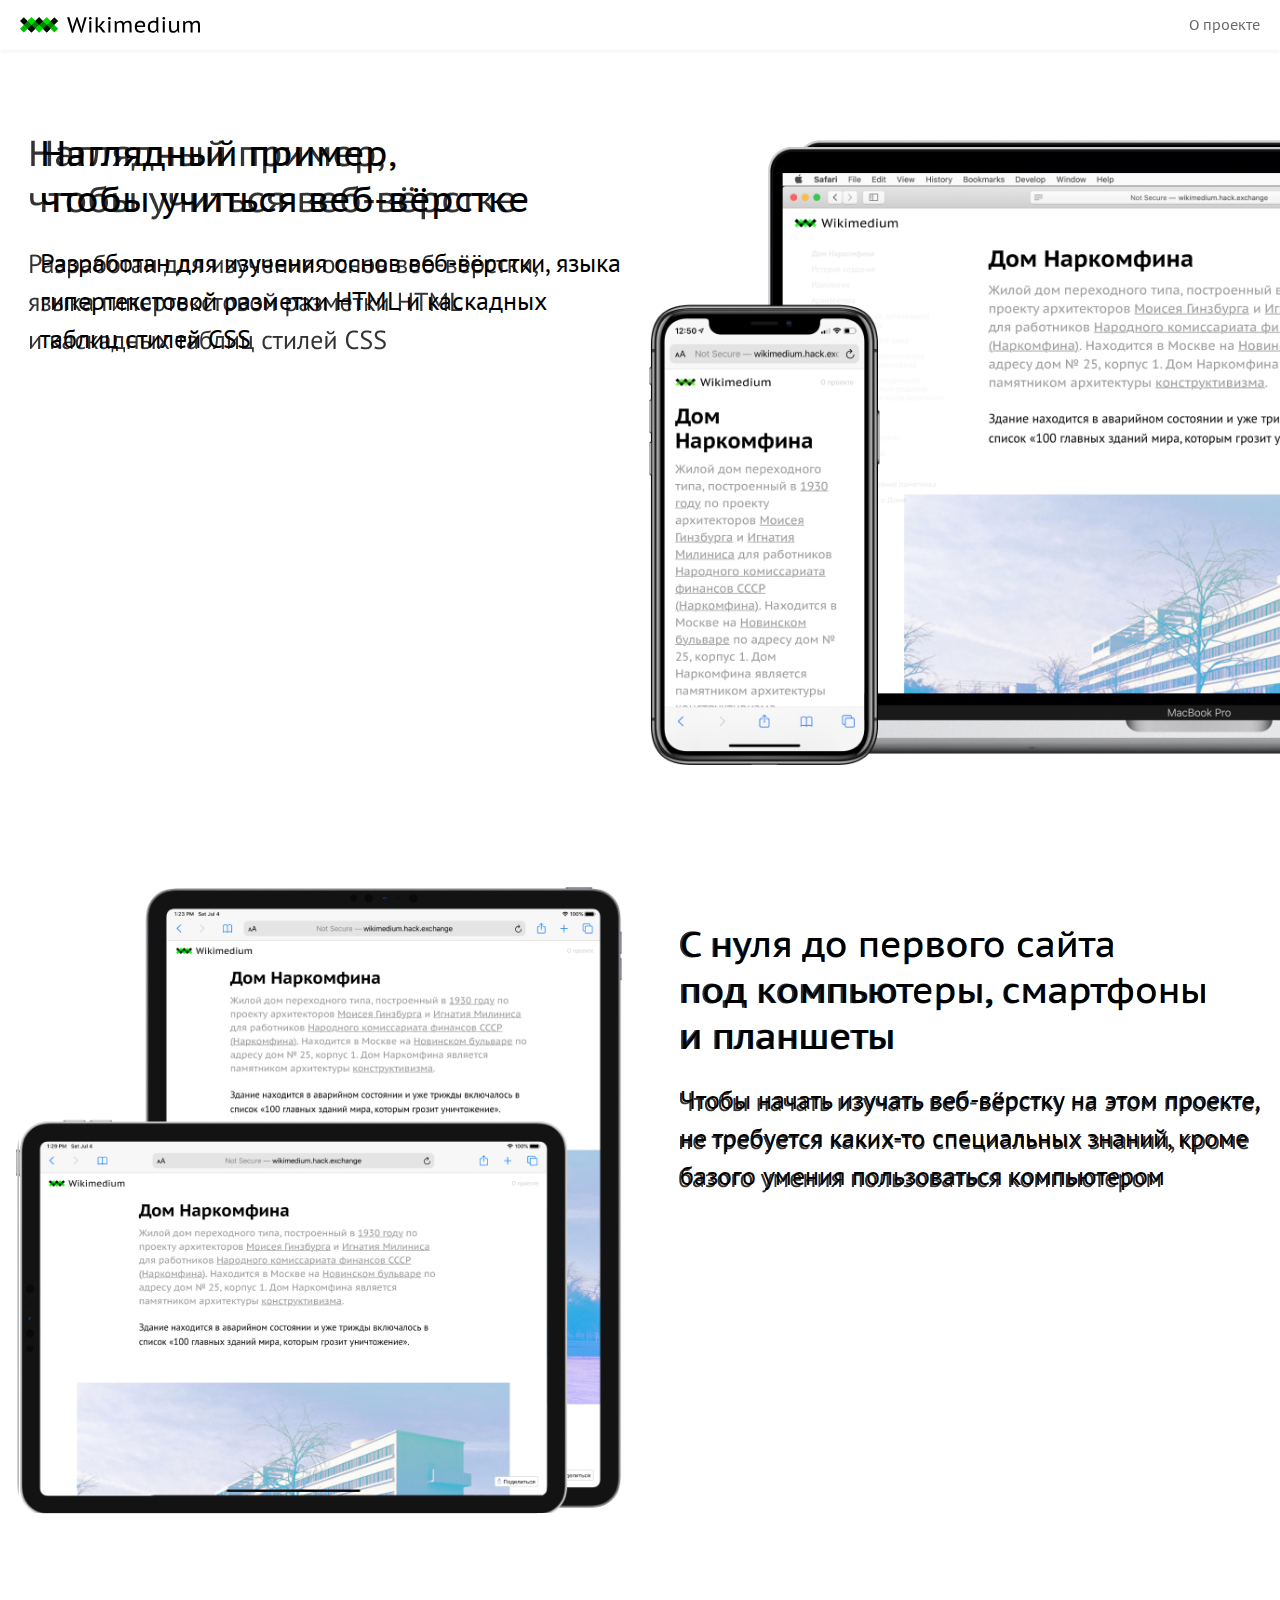
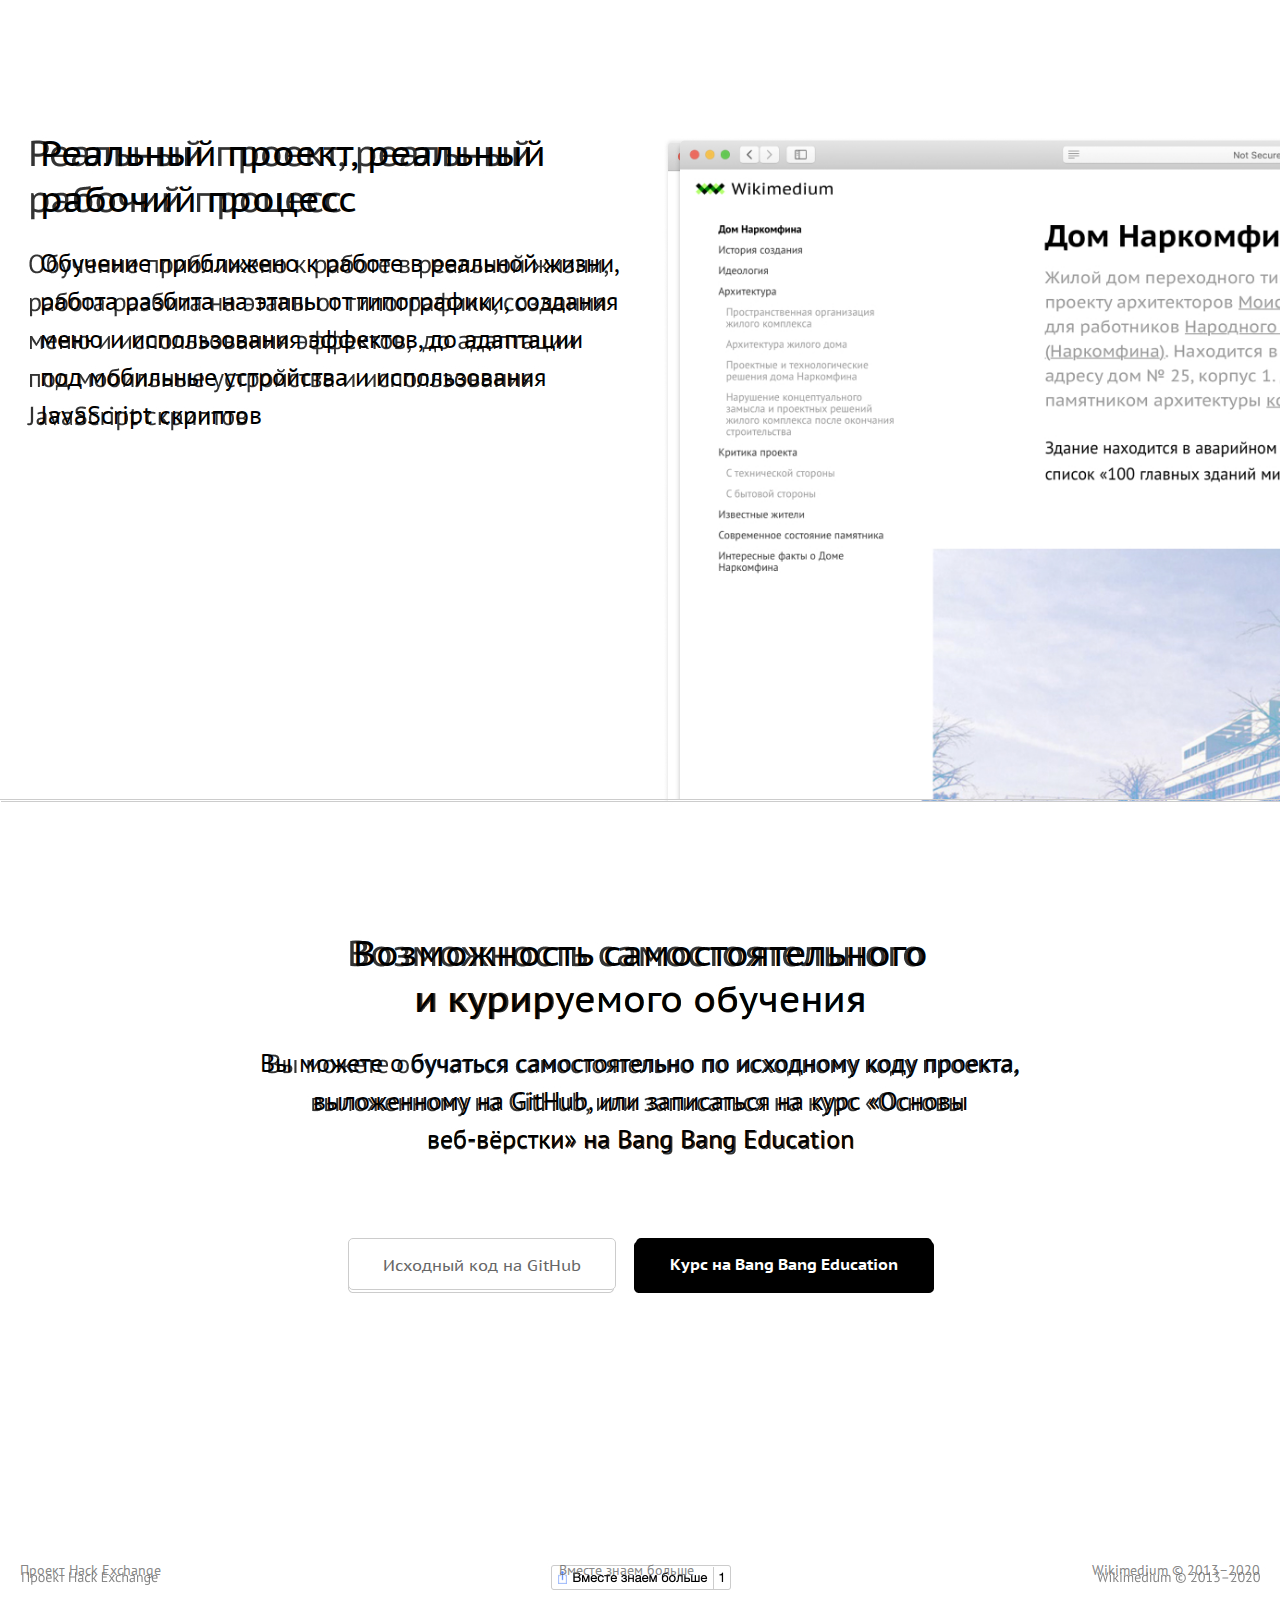
<file: index.html>
<!DOCTYPE html>
<html lang="ru" dir="ltr">
  <head>
    <meta charset="utf-8">
    <meta name="viewport" content="width=device-width, initial-scale=1.0">

    <title>Wikimedium</title>
    <link rel="stylesheet" href="stylesheets/style.css">

  </head>
  <body class="landing">
    <menu>
      <div>
        <a class="logo" href="posts.html"></a>
        <a class="current" href="index.html">О проекте</a>
      </div>
    </menu>

    <section class="contentWrapper" id="section-1">
      <div class="textContainer">
        <h2>Наглядный пример, <br>
        чтобы учиться веб-вёрстке</h2>
        <p>Разработан для изучения основ веб-вёрстки, языка гипертекстовой разметки HTML и&nbsp;каскадных таблиц стилей CSS </p>
      </div>
      <div class="imageContainer" id="section-1-image"></div>
    </section>

    <section class="contentWrapper" id="section-2">
      <div class="contentContainer">
        <div class="textContainer">
          <h2>С&nbsp;нуля до&nbsp;первого сайта <br>
          под компьютеры, смартфоны и&nbsp;планшеты</h2>
          <p>Чтобы начать изучать веб-вёрстку на&nbsp;этом проекте, не&nbsp;требуется каких-то специальных знаний, кроме базого умения пользоваться компьютером</p>
        </div>
        <div class="imageContainer" id="section-2-image"></div>
      </div>
    </section>

    <section class="contentWrapper" id="section-3">
      <div class="textContainer">
        <h2>Реальный проект, реальный <br>
        рабочий процесс</h2>
        <p>Обучение приближено к&nbsp;работе в&nbsp;реальной жизни, работа разбита на&nbsp;этапы от&nbsp;типографики, создания меню и&nbsp;использования эффектов, до&nbsp;адаптации под мобильные устройства и&nbsp;использования JavaScript скриптов</p>
      </div>
      <div class="imageContainer" id="section-3-image"></div>
    </section>

    <section class="contentWrapper" id="section-4">
      <div class="textContainer">
        <h2>Возможность самостоятельного <br>
        и&nbsp;курируемого обучения</h2>
        <p>Вы&nbsp;можете о бучаться самостоятельно по&nbsp;исходному коду проекта, выложенному на&nbsp;GitHub, или записаться на&nbsp;курс &laquo;Основы веб&#8209вёрстки&raquo; на&nbsp;Bang Bang Education</p>

        <div class="buttonContainer">
          <a class="secondary" href="#">Исходный код на GitHub</a>
          <a class="primary" href="#">Курс на Bang Bang Education</a>
        </div>

      </div>
    </section>

    <footer>
      <div>Проект Hack Exchange</div>
      <div>Вместе знаем больше</div>
      <div>Wikimedium © 2013–2020</div>
    </footer>

  </body>
</html>
</file>
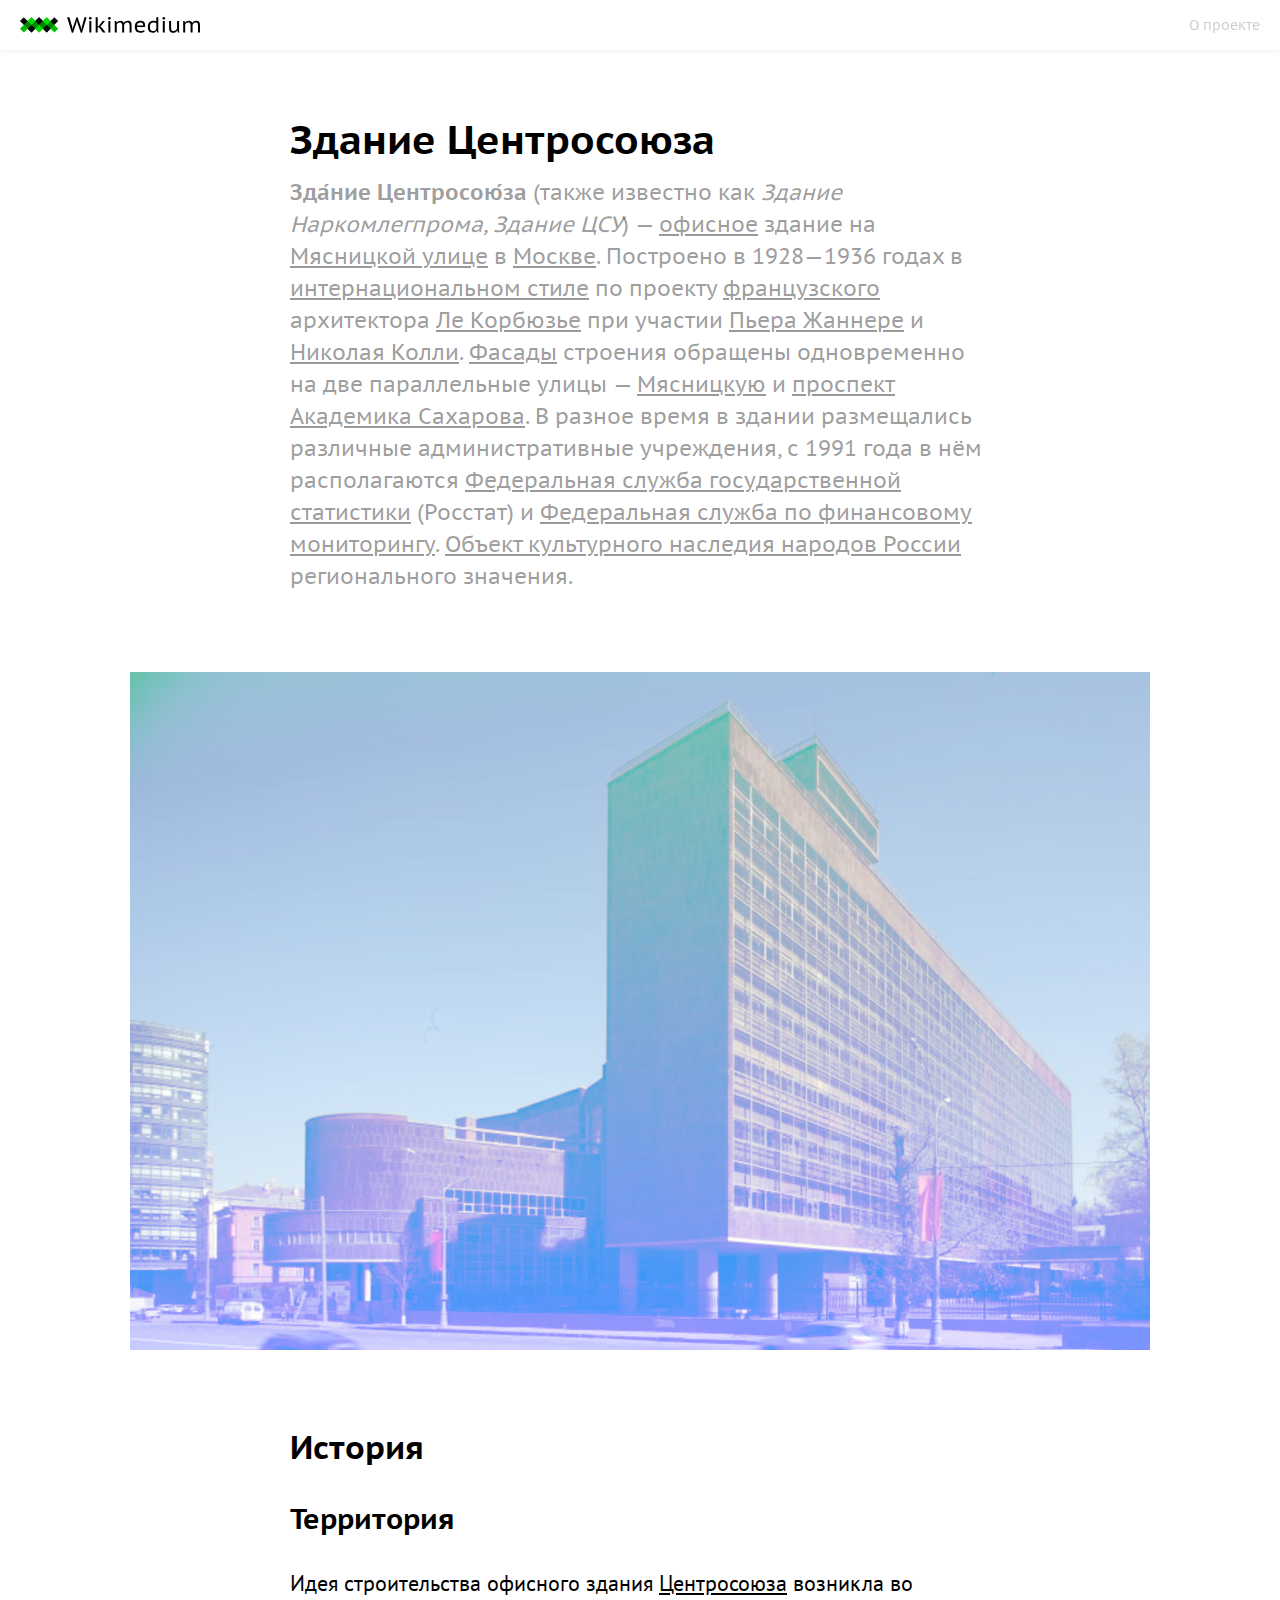
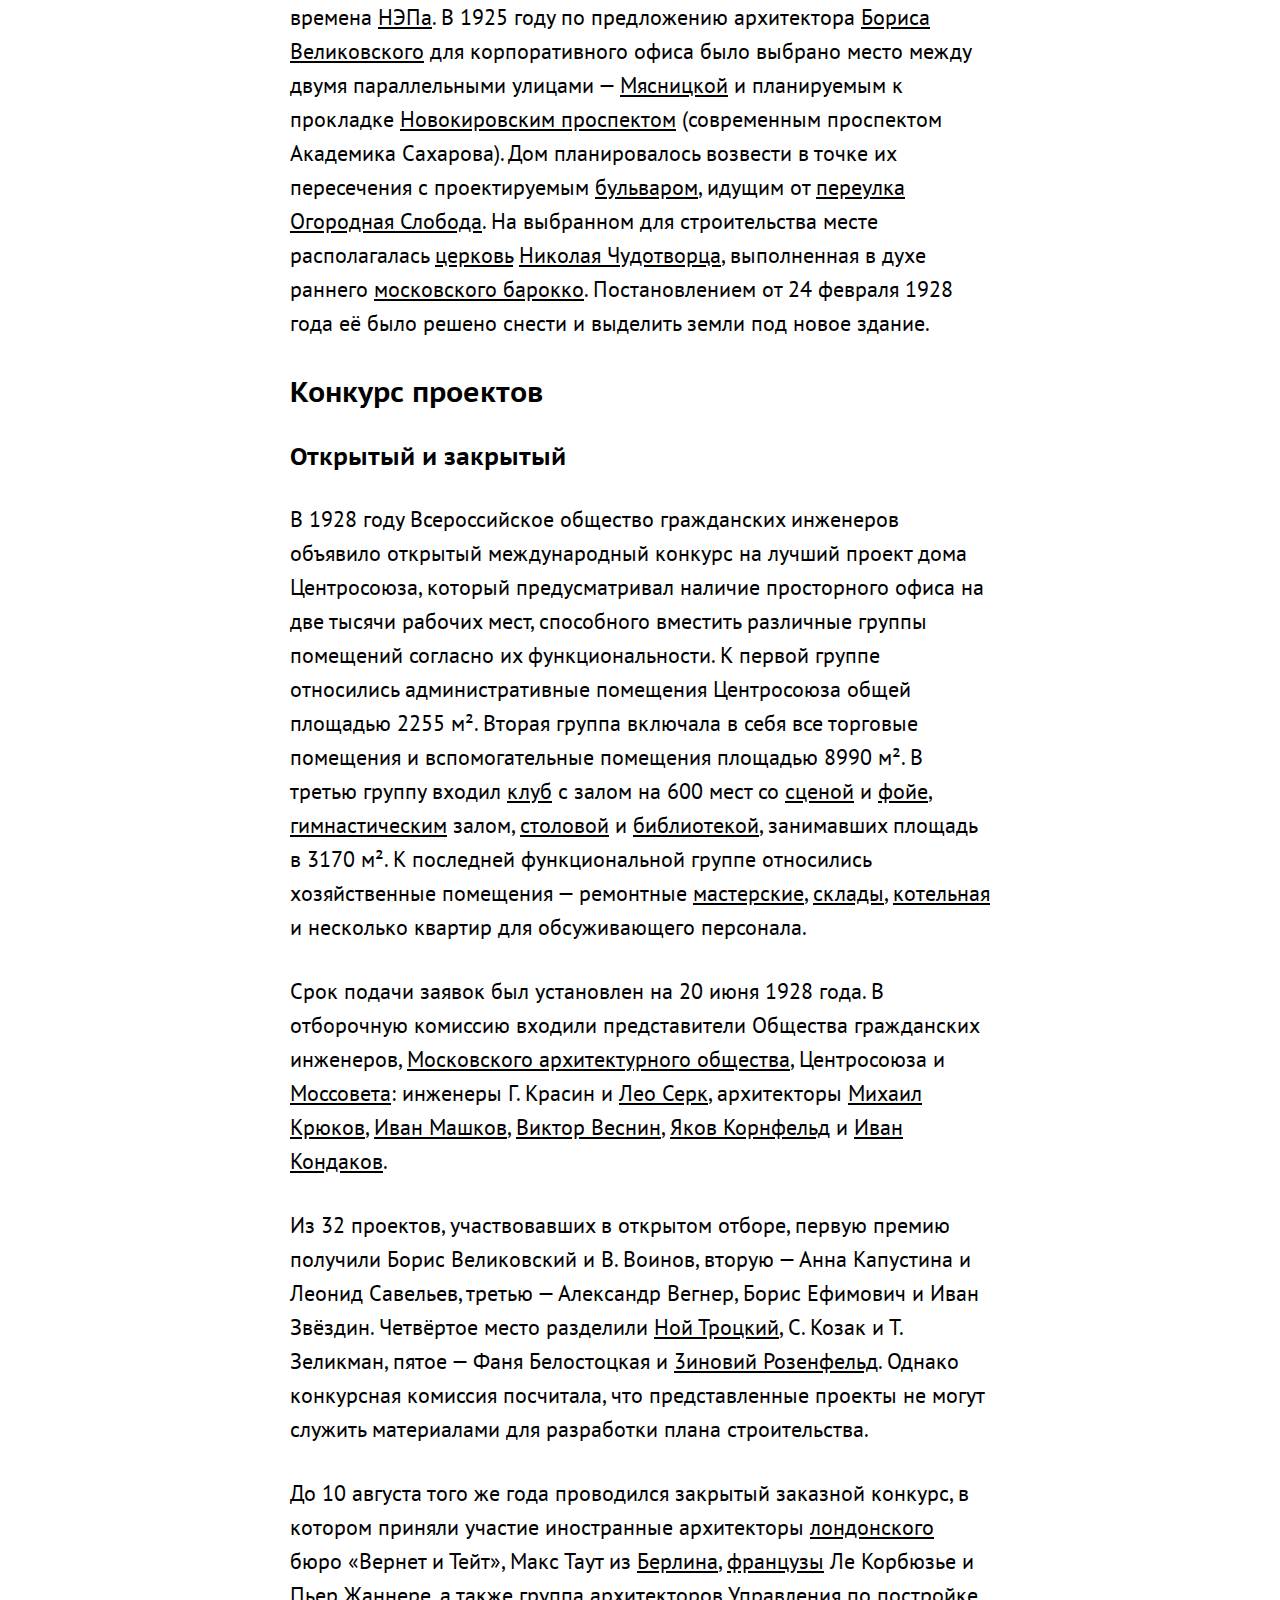
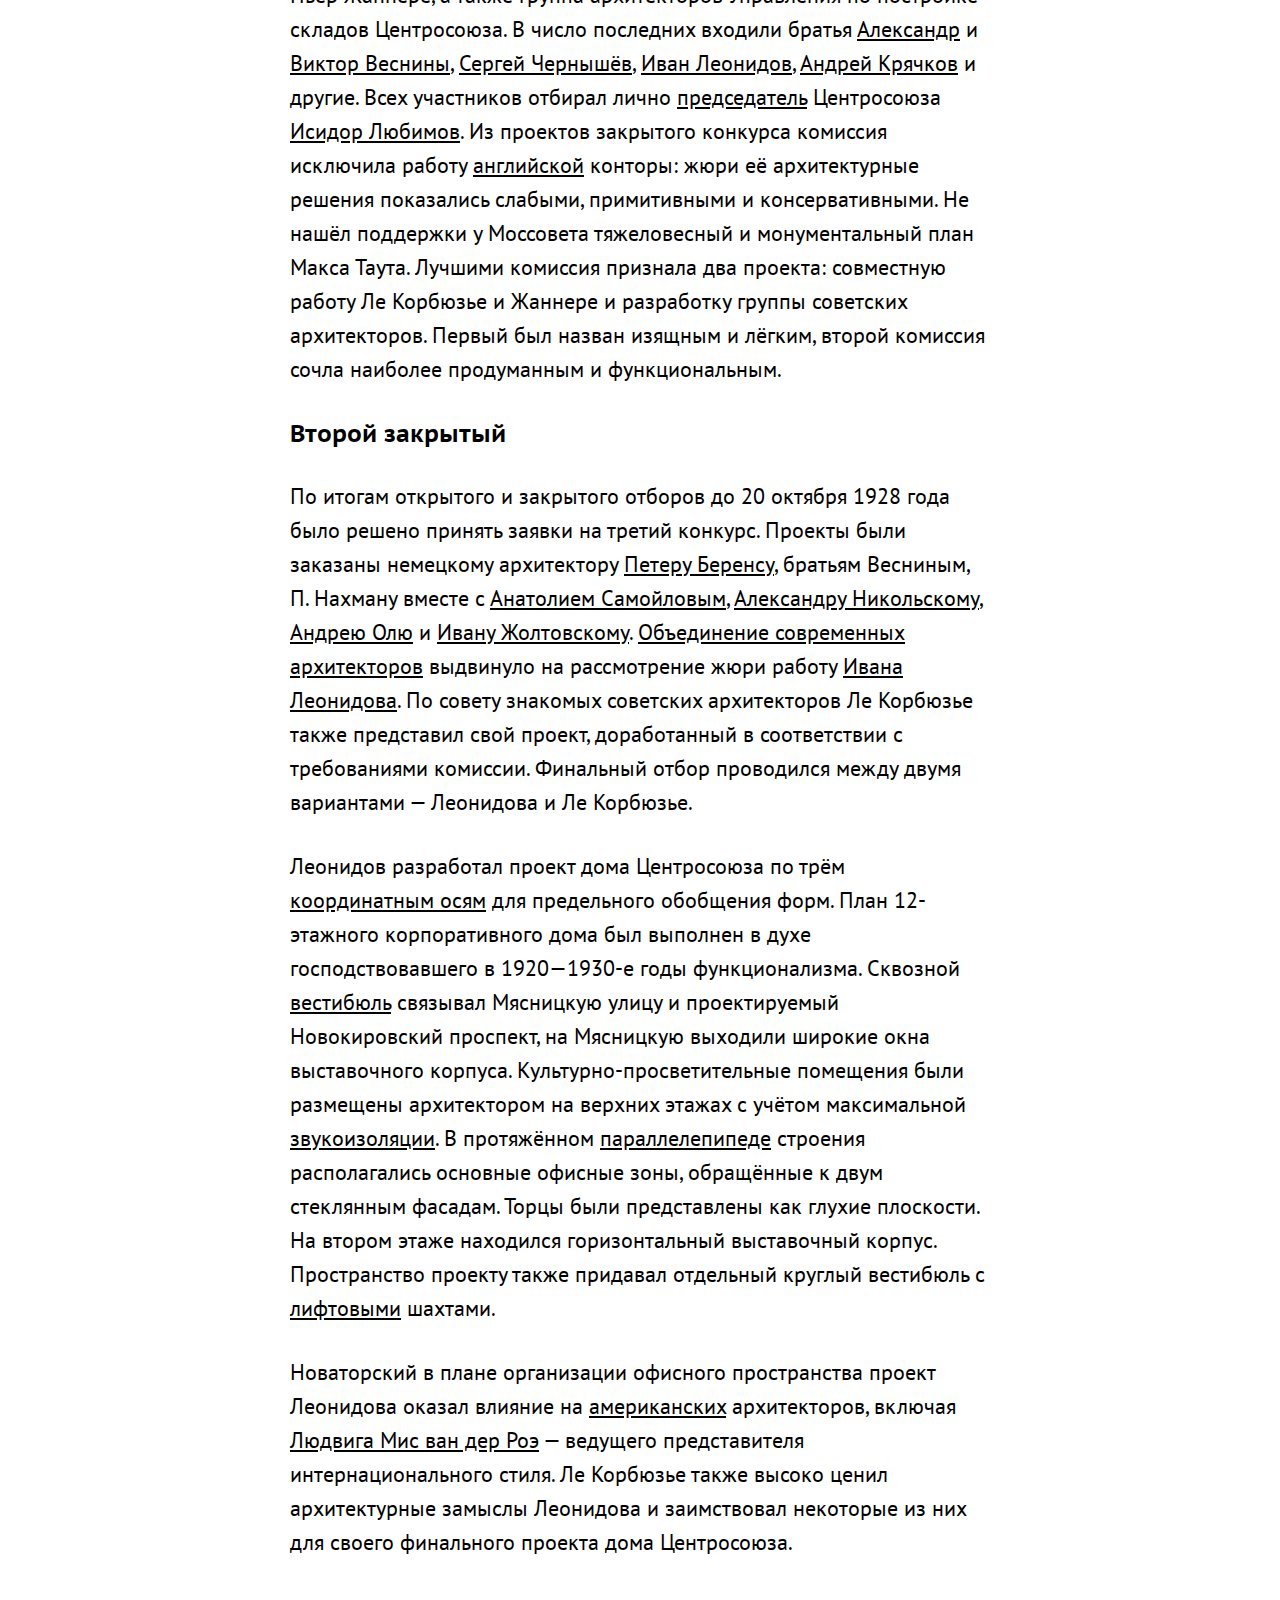
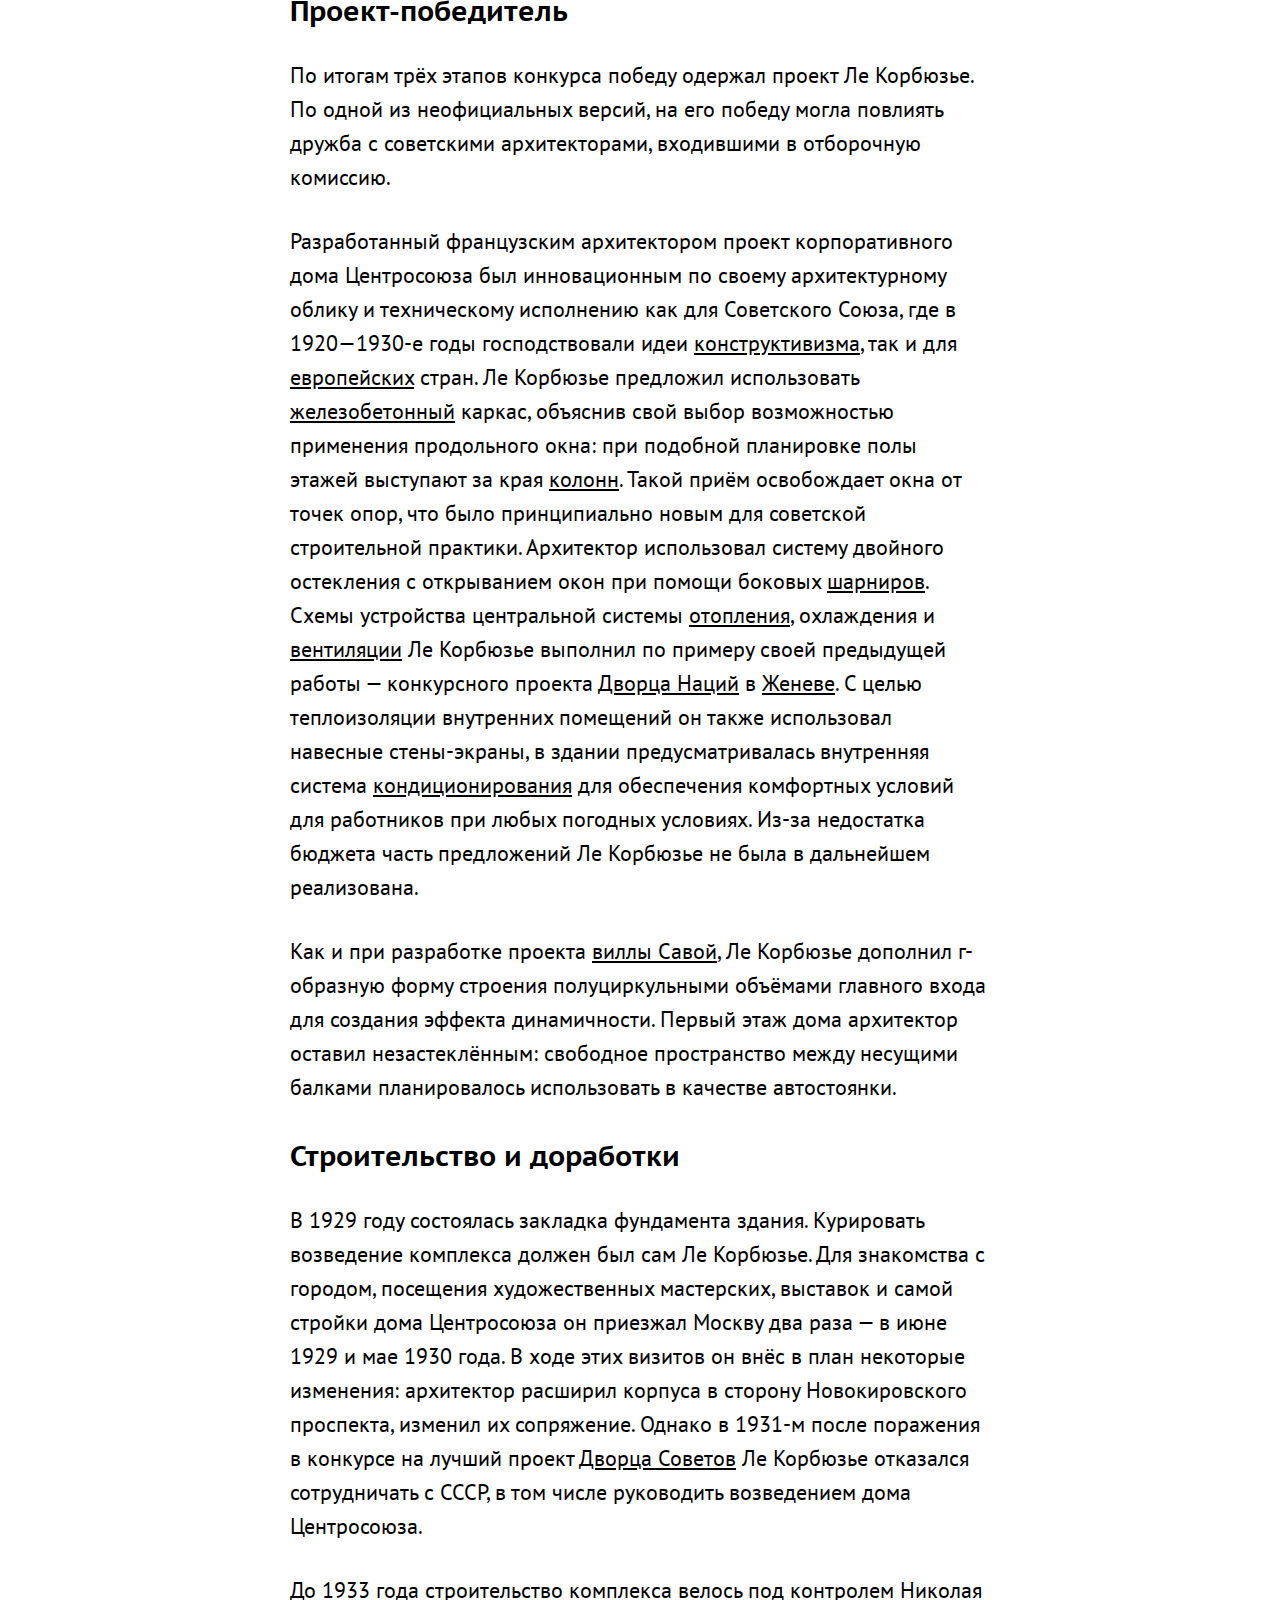
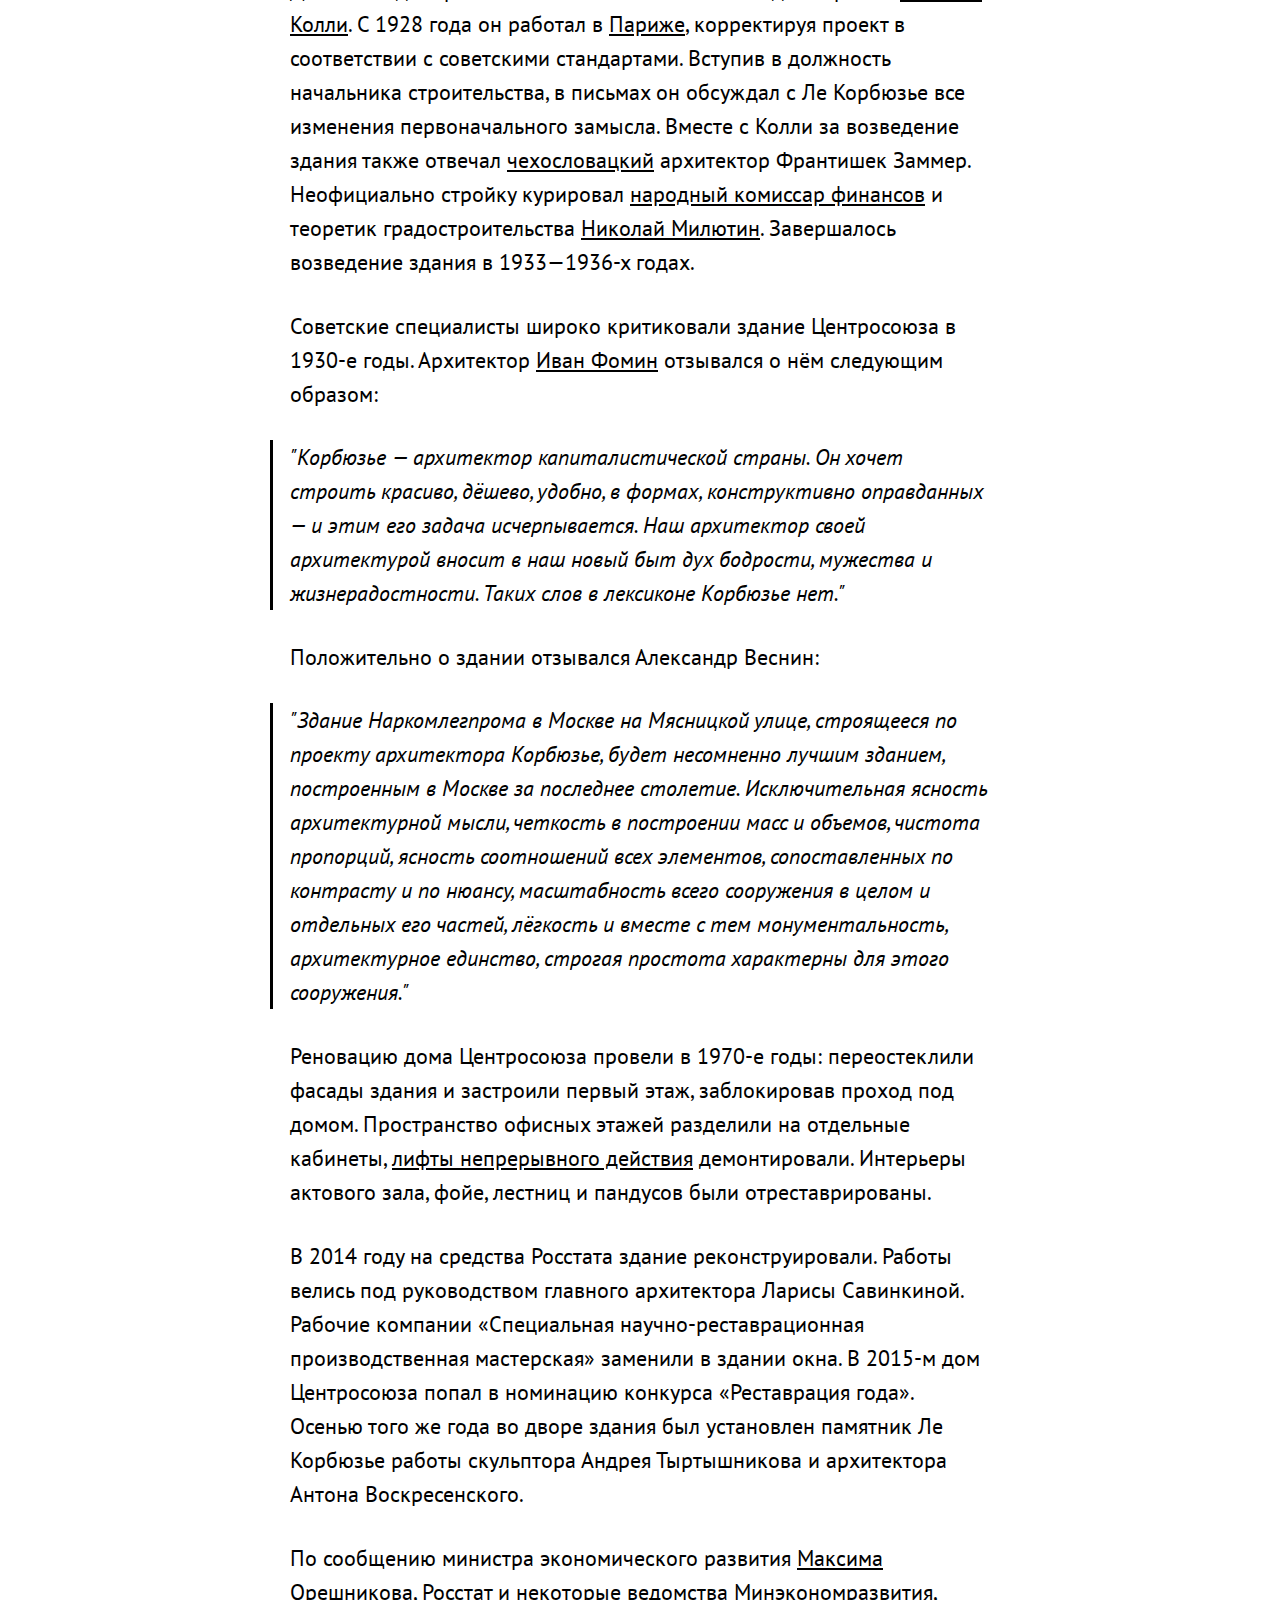
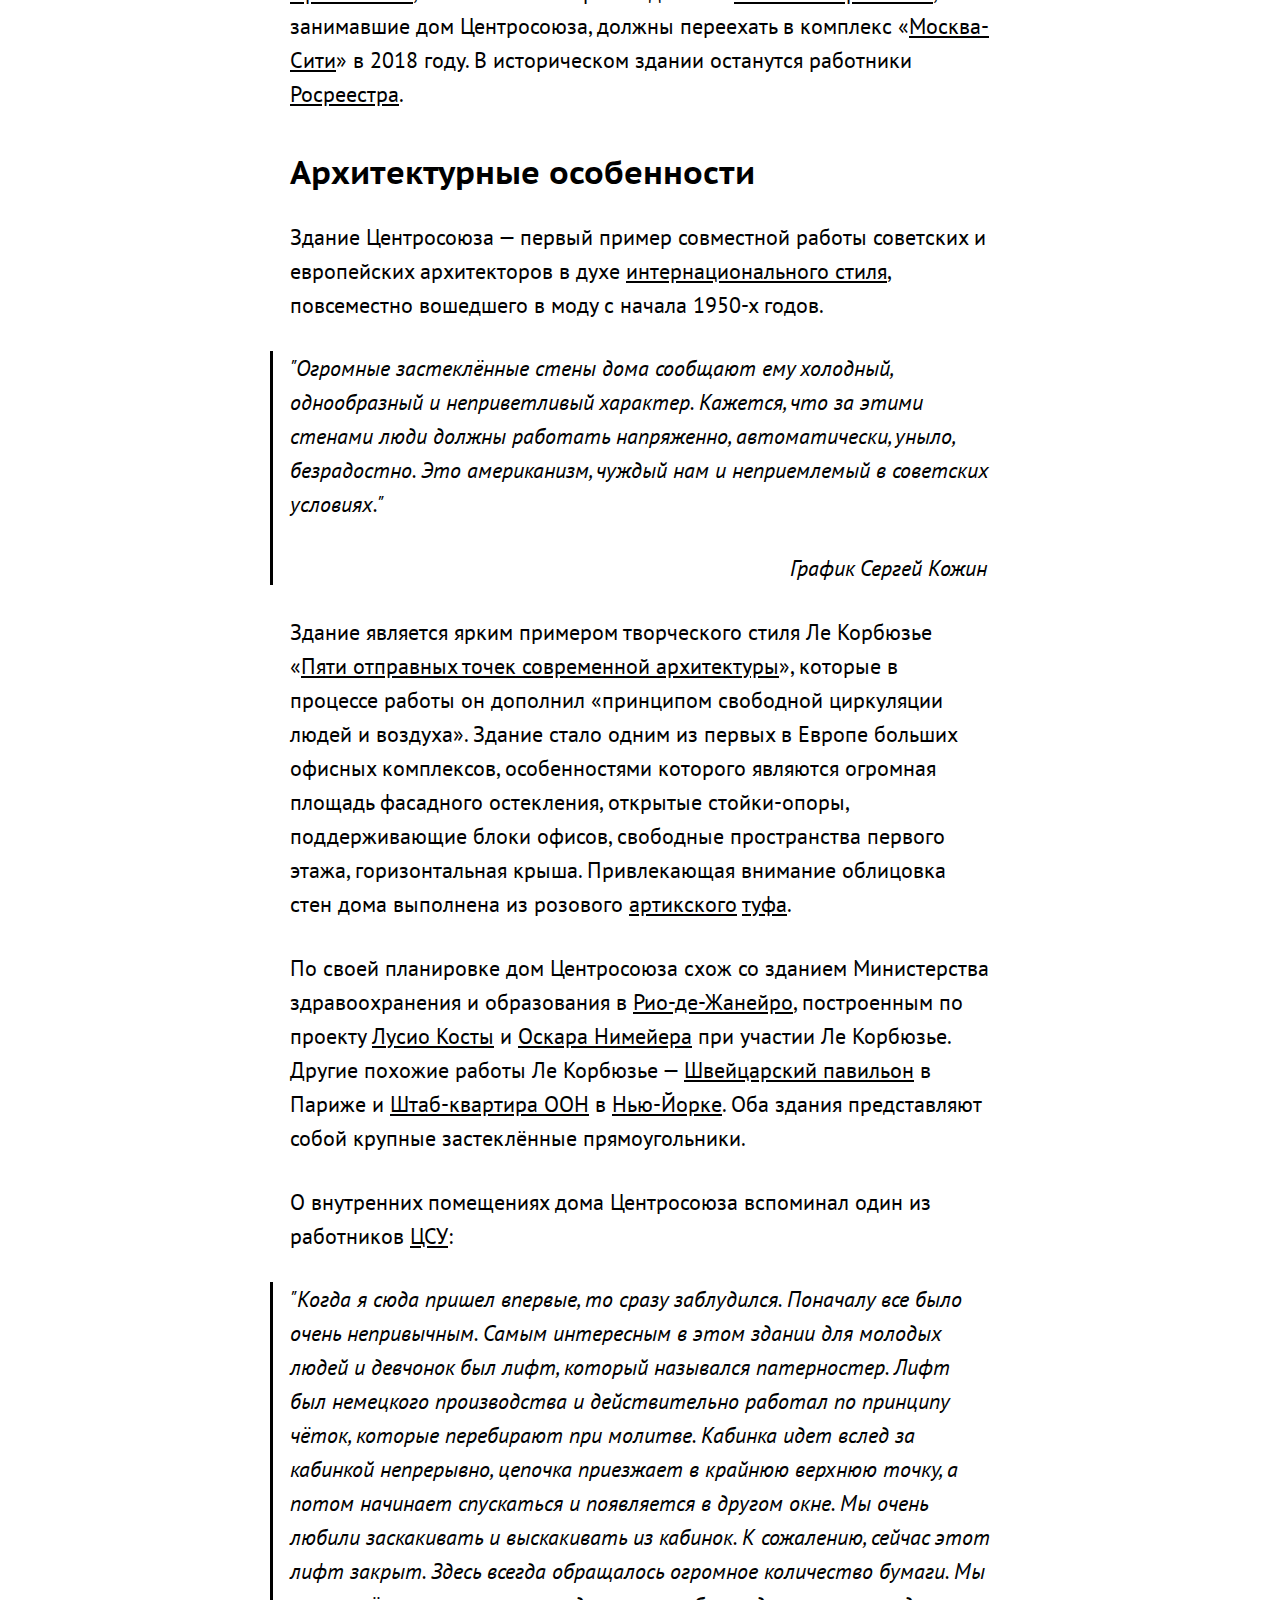
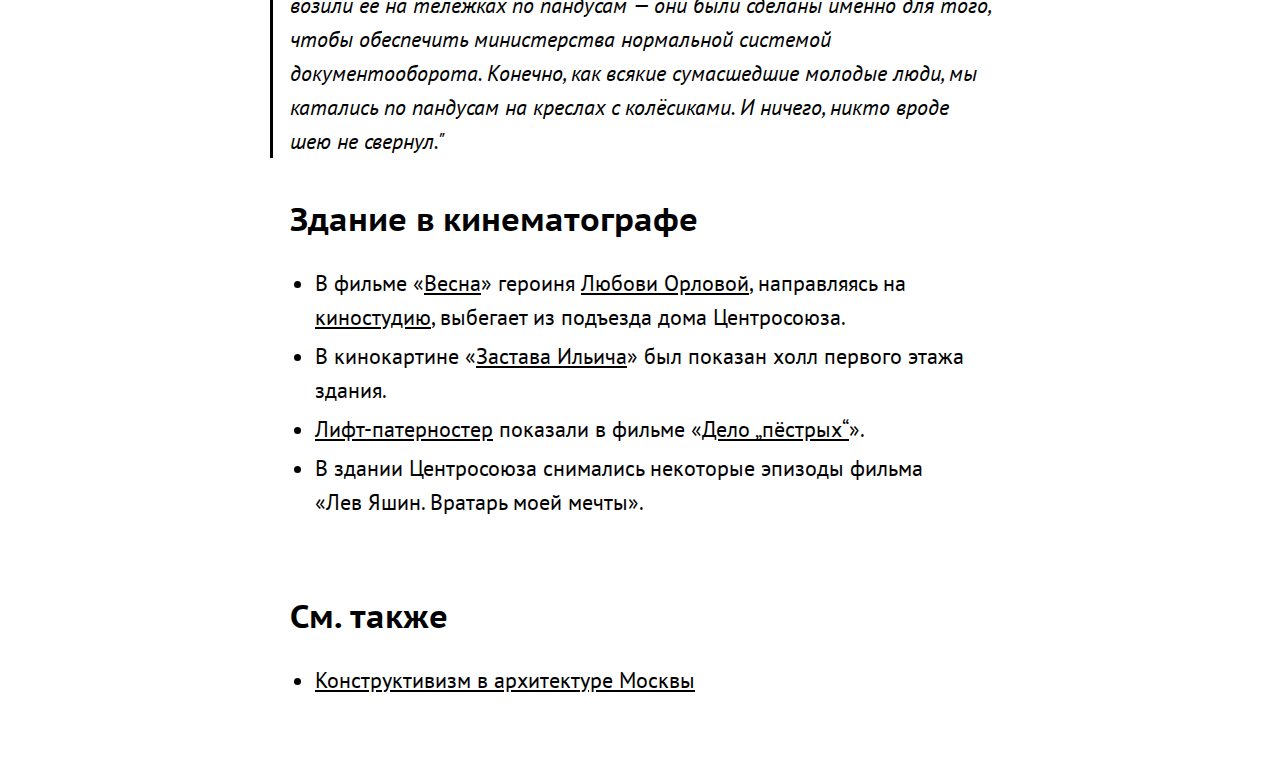
<file: centrosouz.html>
<!DOCTYPE html>
<html lang="ru" dir="ltr">
  <head>
    <meta charset="utf-8">
    <meta name="viewport" content="width=device-width, initial-scale=1.0">

    <title>Здание Центросоюза</title>

    <link rel="stylesheet" href="stylesheets/style.css">
    <script src="javascripts/jquery.js" charset="utf-8"></script>
    <script src="javascripts/sidebar.js" charset="utf-8"></script>
  </head>

  <body>
    <menu>
      <div>
        <a href="posts.html"></a>
        <a href="index.html">О проекте</a>
      </div>
    </menu>

    <nav>
      <ul>
        <li> <a href="#h2-history">1  История</a>
          <ul><li><a href="#h3-territory">1.1  Территория</a></li>
              <li><a href="#h3-competition">1.2  Конкурс проектов</a>
                <ul>
                  <li><a href="#h4-open">1.2.1  Открытый и закрытый</a></li>
                  <li><a href="#h4-second">1.2.2  Второй закрытый</a></li>
                </ul>
              </li>
              <li><a href="#h3-victory">1.3  Проект-победитель</a></li>
              <li><a href="#h3-building">1.4  Строительство и доработки</a></li>

          </ul>
        </li>
        <li><a href="#h2-architecture">2  Архитектурные особенности</a></li>
        <li><a href="#h2-kino">3  Здание в кинематографе</a></li>
        <li><a href="#h2-also">4  См. также</a></li>
        <li>5  Примечания</li>
        <li>6  Литература</li>
        <li>7  Ссылки</li>
      </ul>
    </nav>

    <article>
      <h1>Здание Центросоюза</h1>
            <p> <b>Зда́ние Центросою́за</b> (также известно как <i>Здание Наркомлегпрома, Здание ЦСУ</i>) — <a href="https://ru.wikipedia.org/wiki/Офис">офисное</a> здание на <a href="https://ru.wikipedia.org/wiki/Мясницкая_улица">Мясницкой улице</a> в <a href="https://ru.wikipedia.org/wiki/Москва">Москве</a>. Построено в 1928—1936 годах в <a href="https://ru.wikipedia.org/wiki/Интернациональный_стиль">интернациональном стиле</a> по проекту <a href="https://ru.wikipedia.org/wiki/Франция">французского</a> архитектора <a href="https://ru.wikipedia.org/wiki/Ле_Корбюзье">Ле Корбюзье</a> при участии <a href="https://ru.wikipedia.org/wiki/Жаннере,_Пьер">Пьера Жаннере</a> и <a href="https://ru.wikipedia.org/wiki/Колли,_Николай_Джемсович">Николая Колли</a>. <a href="https://ru.wikipedia.org/wiki/Фасад">Фасады</a> строения обращены одновременно на две параллельные улицы — <a href="https://ru.wikipedia.org/wiki/Мясницкая_улица">Мясницкую</a> и <a href="https://ru.wikipedia.org/wiki/Проспект_Академика_Сахарова_(Москва)">проспект Академика Сахарова</a>. В разное время в здании размещались различные административные учреждения, с 1991 года в нём располагаются <a href="https://ru.wikipedia.org/wiki/Федеральная_служба_государственной_статистики">Федеральная служба государственной статистики</a> (Росстат) и <a href="https://ru.wikipedia.org/wiki/Федеральная_служба_по_финансовому_мониторингу">Федеральная служба по финансовому мониторингу</a>. <a href="https://ru.wikipedia.org/wiki/Объект_культурного_наследия_России">Объект культурного наследия народов России</a> регионального значения.</p>
      <img src="images/centrosouz.jpg" alt="Здание Центросоюза">

        <h2 id="h2-history">История</h2>
          <h3 id="h3-territory" >Территория</h3>
              <p>Идея строительства  офисного здания <a href="https://ru.wikipedia.org/wiki/Центросоюз">Центросоюза</a> возникла во времена <a href="https://ru.wikipedia.org/wiki/Новая_экономическая_политика">НЭПа</a>. В 1925 году по предложению архитектора <a href="https://ru.wikipedia.org/wiki/Великовский,_Борис_Михайлович">Бориса Великовского</a> для корпоративного офиса было выбрано место между двумя параллельными улицами — <a href="https://ru.wikipedia.org/wiki/Мясницкая_улица">Мясницкой</a> и планируемым к прокладке <a href="https://ru.wikipedia.org/wiki/Проспект_Академика_Сахарова_(Москва)">Новокировским проспектом</a> (современным проспектом Академика Сахарова). Дом планировалось возвести в точке их пересечения с проектируемым <a href="https://ru.wikipedia.org/wiki/Бульвар">бульваром</a>, идущим от <a href="https://ru.wikipedia.org/wiki/Переулок_Огородная_Слобода">переулка Огородная Слобода</a>. На выбранном для строительства месте располагалась <a href="https://ru.wikipedia.org/wiki/Церковь_(сооружение)">церковь</a> <a href="https://ru.wikipedia.org/wiki/Николай_Чудотворец">Николая Чудотворца</a>, выполненная в духе раннего <a href="https://ru.wikipedia.org/wiki/Московское_барокко">московского барокко</a>. Постановлением от 24 февраля 1928 года её было решено снести и выделить земли под новое здание.</p>

          <h3 id="h3-competition">Конкурс проектов</h3>
            <h4 id="h4-open">Открытый и закрытый</h4>
              <p>В 1928 году Всероссийское  общество гражданских инженеров объявило открытый международный конкурс на лучший проект дома Центросоюза, который предусматривал наличие просторного офиса на две тысячи рабочих мест, способного вместить различные группы помещений согласно их функциональности. К первой группе относились административные помещения Центросоюза общей площадью 2255 м². Вторая группа включала в себя все торговые помещения и вспомогательные помещения площадью 8990 м². В третью группу входил <a href="https://ru.wikipedia.org/wiki/Дом_культуры">клуб</a> с залом на 600 мест со <a href="https://ru.wikipedia.org/wiki/Сцена">сценой</a> и <a href="https://ru.wikipedia.org/wiki/Фойе">фойе</a>, <a href="https://ru.wikipedia.org/wiki/Гимнастика">гимнастическим</a> залом, <a href="https://ru.wikipedia.org/wiki/Столовая">столовой</a> и <a href="https://ru.wikipedia.org/wiki/Библиотека">библиотекой</a>, занимавших площадь в 3170 м². К последней функциональной группе относились хозяйственные помещения — ремонтные <a href="https://ru.wikipedia.org/wiki/Мастерская">мастерские</a>, <a href="https://ru.wikipedia.org/wiki/Склад">склады</a>, <a href="https://ru.wikipedia.org/wiki/Котельная">котельная</a> и несколько квартир для обсуживающего персонала.</p>
              <p>Срок подачи заявок был установлен на 20 июня 1928 года. В отборочную комиссию входили представители Общества гражданских инженеров, <a href="https://ru.wikipedia.org/wiki/Московское_архитектурное_общество">Московского архитектурного общества</a>, Центросоюза и <a href="https://ru.wikipedia.org/wiki/Московский_городской_совет">Моссовета</a>: инженеры Г. Красин и <a href="https://ru.wikipedia.org/wiki/Серк,_Лео_Акселевич">Лео Серк</a>, архитекторы <a href="https://ru.wikipedia.org/wiki/Крюков,_Михаил_Васильевич_(архитектор)">Михаил Крюков</a>, <a href="https://ru.wikipedia.org/wiki/Машков,_Иван_Павлович">Иван Машков</a>, <a href="https://ru.wikipedia.org/wiki/Веснин,_Виктор_Александрович">Виктор Веснин</a>, <a href="https://ru.wikipedia.org/wiki/Корнфельд,_Яков_Абрамович">Яков Корнфельд</a> и <a href="https://ru.wikipedia.org/wiki/Кондаков,_Иван_Иванович">Иван Кондаков</a>.</p>
              <p>Из 32 проектов, участвовавших в открытом отборе, первую премию получили Борис Великовский и В. Воинов, вторую — Анна Капустина и Леонид Савельев, третью — Александр Вегнер, Борис Ефимович и Иван Звёздин. Четвёртое место разделили <a href="https://ru.wikipedia.org/wiki/Троцкий,_Ной_Абрамович">Ной Троцкий</a>, С. Козак и Т. Зеликман, пятое — Фаня Белостоцкая и <a href="https://ru.wikipedia.org/wiki/Розенфельд,_Зиновий_Моисеевич">3иновий Розенфельд</a>. Однако конкурсная комиссия посчитала, что представленные проекты не могут служить материалами для разработки плана строительства.</p>
              <p>До 10 августа того же года проводился закрытый заказной конкурс, в котором приняли участие иностранные архитекторы <a href="https://ru.wikipedia.org/wiki/Лондон">лондонского</a> бюро «Вернет и Тейт», Макс Таут из <a href="https://ru.wikipedia.org/wiki/Берлин">Берлина</a>, <a href="https://ru.wikipedia.org/wiki/Франция">французы</a> Ле Корбюзье и Пьер Жаннере, а также группа архитекторов Управления по постройке складов Центросоюза. В число последних входили братья <a href="https://ru.wikipedia.org/wiki/Веснин,_Александр_Александрович">Александр</a> и <a href="https://ru.wikipedia.org/wiki/Веснин,_Виктор_Александрович">Виктор Веснины</a>, <a href="https://ru.wikipedia.org/wiki/Чернышёв,_Сергей_Егорович">Сергей Чернышёв</a>, <a href="https://ru.wikipedia.org/wiki/Леонидов,_Иван_Ильич">Иван Леонидов</a>, <a href="https://ru.wikipedia.org/wiki/Крячков,_Андрей_Дмитриевич">Андрей Крячков</a> и другие. Всех участников отбирал лично <a href="https://ru.wikipedia.org/wiki/Председатель">председатель</a> Центросоюза <a href="https://ru.wikipedia.org/wiki/Любимов,_Исидор_Евстигнеевич">Исидор Любимов</a>. Из проектов закрытого конкурса комиссия исключила работу <a href="https://ru.wikipedia.org/wiki/Великобритания">английской</a> конторы: жюри её архитектурные решения показались слабыми, примитивными и консервативными. Не нашёл поддержки у Моссовета тяжеловесный и монументальный план Макса Таута. Лучшими комиссия признала два проекта: совместную работу Ле Корбюзье и Жаннере и разработку группы советских архитекторов. Первый был назван изящным и лёгким, второй комиссия сочла наиболее продуманным и функциональным.</p>

            <h4 id="h4-second">Второй закрытый</h4>
              <p>По итогам открытого и закрытого отборов до 20 октября 1928 года было решено принять заявки на третий конкурс. Проекты были заказаны немецкому архитектору <a href="https://ru.wikipedia.org/wiki/Беренс,_Петер">Петеру Беренсу</a>, братьям Весниным, П. Нахману вместе с <a href="https://ru.wikipedia.org/wiki/Самойлов,_Анатолий_Васильевич">Анатолием Самойловым</a>, <a href="https://ru.wikipedia.org/wiki/Никольский,_Александр_Сергеевич_(архитектор)">Александру Никольскому</a>, <a href="https://ru.wikipedia.org/wiki/Оль,_Андрей_Андреевич">Андрею Олю</a> и <a href="https://ru.wikipedia.org/wiki/Жолтовский,_Иван_Владиславович">Ивану Жолтовскому</a>. <a href="https://ru.wikipedia.org/wiki/Объединение_современных_архитекторов">Объединение современных архитекторов</a> выдвинуло на рассмотрение жюри работу <a href="https://ru.wikipedia.org/wiki/Леонидов,_Иван_Ильич">Ивана Леонидова</a>. По совету знакомых советских архитекторов Ле Корбюзье также представил свой проект, доработанный в соответствии с требованиями комиссии. Финальный отбор проводился между двумя вариантами — Леонидова и Ле Корбюзье.</p>
              <p>Леонидов разработал проект дома Центросоюза по трём <a href="https://ru.wikipedia.org/wiki/Прямоугольная_система_координат">координатным осям</a> для предельного обобщения форм. План 12-этажного корпоративного дома был выполнен в духе господствовавшего в 1920—1930-е годы функционализма. Сквозной <a href="https://ru.wikipedia.org/wiki/Вестибюль">вестибюль</a> связывал Мясницкую улицу и проектируемый Новокировский проспект, на Мясницкую выходили широкие окна выставочного корпуса. Культурно-просветительные помещения были размещены архитектором на верхних этажах с учётом максимальной <a href="https://ru.wikipedia.org/wiki/Звукоизоляция">звукоизоляции</a>. В протяжённом <a href="https://ru.wikipedia.org/wiki/Параллелепипед">параллелепипеде</a> строения располагались основные офисные зоны, обращённые к двум стеклянным фасадам. Торцы были представлены как глухие плоскости. На втором этаже находился горизонтальный выставочный корпус. Пространство проекту также придавал отдельный круглый вестибюль с <a href="https://ru.wikipedia.org/wiki/Лифт">лифтовыми</a> шахтами.</p>
              <p>Новаторский в плане организации офисного пространства проект Леонидова оказал влияние на <a href="https://ru.wikipedia.org/wiki/Соединённые_Штаты_Америки">американских</a> архитекторов, включая <a href="https://ru.wikipedia.org/wiki/Мис_ван_дер_Роэ,_Людвиг">Людвига Мис ван дер Роэ</a> — ведущего представителя интернационального стиля. Ле Корбюзье также высоко ценил архитектурные замыслы Леонидова и заимствовал некоторые из них для своего финального проекта дома Центросоюза.</p>

          <h3 id="h3-victory">Проект-победитель</h3>
              <p>По итогам трёх этапов конкурса победу одержал проект Ле Корбюзье. По одной из неофициальных версий, на его победу могла повлиять дружба с советскими архитекторами, входившими в отборочную комиссию.</p>
              <p>Разработанный французским архитектором проект корпоративного дома Центросоюза был инновационным по своему архитектурному облику и техническому исполнению как для Советского Союза, где в 1920—1930-е годы господствовали идеи <a href="https://ru.wikipedia.org/wiki/Конструктивизм_(искусство)">конструктивизма</a>, так и для <a href="https://ru.wikipedia.org/wiki/Европа">европейских</a> стран. Ле Корбюзье предложил использовать <a href="https://ru.wikipedia.org/wiki/Железобетон">железобетонный</a> каркас, объяснив свой выбор возможностью применения продольного окна: при подобной планировке полы этажей выступают за края <a href="https://ru.wikipedia.org/wiki/Колонна">колонн</a>. Такой приём освобождает окна от точек опор, что было принципиально новым для советской строительной практики. Архитектор использовал систему двойного остекления с открыванием окон при помощи боковых <a href="https://ru.wikipedia.org/wiki/Шарнир">шарниров</a>. Схемы устройства центральной системы <a href="https://ru.wikipedia.org/wiki/Отопление">отопления</a>, охлаждения и <a href="https://ru.wikipedia.org/wiki/Вентиляция">вентиляции</a> Ле Корбюзье выполнил по примеру своей предыдущей работы — конкурсного проекта <a href="https://ru.wikipedia.org/wiki/Дворец_Наций">Дворца Наций</a> в <a href="https://ru.wikipedia.org/wiki/Женева">Женеве</a>. С целью теплоизоляции внутренних помещений он также использовал навесные стены-экраны, в здании предусматривалась внутренняя система <a href="https://ru.wikipedia.org/wiki/Кондиционирование">кондиционирования</a> для обеспечения комфортных условий для работников при любых погодных условиях. Из-за недостатка бюджета часть предложений Ле Корбюзье не была в дальнейшем реализована.</p>
              <p>Как и при разработке проекта <a href="https://ru.wikipedia.org/wiki/Вилла_Савой">виллы Савой</a>, Ле Корбюзье дополнил г-образную форму строения полуциркульными объёмами главного входа для создания эффекта динамичности. Первый этаж дома архитектор оставил незастеклённым: свободное пространство между несущими балками планировалось использовать в качестве автостоянки.</p>

          <h3 id="h3-building">Строительство и доработки</h3>
              <p>В 1929 году состоялась закладка фундамента здания. Курировать возведение комплекса должен был сам Ле Корбюзье. Для знакомства с городом, посещения художественных мастерских, выставок и самой стройки дома Центросоюза он приезжал Москву два раза — в июне 1929 и мае 1930 года. В ходе этих визитов он внёс в план некоторые изменения: архитектор расширил корпуса в сторону Новокировского проспекта, изменил их сопряжение. Однако в 1931-м после поражения в конкурсе на лучший проект <a href="https://ru.wikipedia.org/wiki/Дворец_Советов">Дворца Советов</a> Ле Корбюзье отказался сотрудничать с СССР, в том числе руководить возведением дома Центросоюза.</p>
              <p>До 1933 года строительство комплекса велось под контролем <a href="https://ru.wikipedia.org/wiki/Колли,_Николай_Яковлевич">Николая Колли</a>. С 1928 года он работал в <a href="https://ru.wikipedia.org/wiki/Париж">Париже</a>, корректируя проект в соответствии с советскими стандартами. Вступив в должность начальника строительства, в письмах он обсуждал с Ле Корбюзье все изменения первоначального замысла. Вместе с Колли за возведение здания также отвечал <a href="https://ru.wikipedia.org/wiki/Чехословакия">чехословацкий</a> архитектор Франтишек Заммер. Неофициально стройку курировал <a href="https://ru.wikipedia.org/wiki/Народный_комиссариат_финансов_РСФСР">народный комиссар финансов</a> и теоретик градостроительства <a href="https://ru.wikipedia.org/wiki/Милютин,_Николай_Александрович">Николай Милютин</a>. Завершалось возведение здания в 1933—1936-х годах.</p>
              <p>Советские специалисты широко критиковали здание Центросоюза в 1930-е годы. Архитектор <a href="https://ru.wikipedia.org/wiki/Фомин,_Иван_Александрович">Иван Фомин</a> отзывался о нём следующим образом:</p>
                <blockquote cite="https://ru.wikipedia.org/wiki/Здание_Центросоюза">"Корбюзье — архитектор капиталистической страны. Он хочет строить красиво, дёшево, удобно, в формах, конструктивно оправданных — и этим его задача исчерпывается. Наш архитектор своей архитектурой вносит в наш новый быт дух бодрости, мужества и жизнерадостности. Таких слов в лексиконе Корбюзье нет."</blockquote>
              <p>Положительно о здании отзывался Александр Веснин:</p>
                <blockquote cite="https://ru.wikipedia.org/wiki/Здание_Центросоюза">"Здание Наркомлегпрома в Москве на Мясницкой улице, строящееся по проекту архитектора Корбюзье, будет несомненно лучшим зданием, построенным в Москве за последнее столетие. Исключительная ясность архитектурной мысли, четкость в построении масс и объемов, чистота пропорций, ясность соотношений всех элементов, сопоставленных по контрасту и по нюансу, масштабность всего сооружения в целом и отдельных его частей, лёгкость и вместе с тем монументальность, архитектурное единство, строгая простота характерны для этого сооружения."</blockquote>
              <p>Реновацию дома Центросоюза провели в 1970-е годы: переостеклили фасады здания и застроили первый этаж, заблокировав проход под домом. Пространство офисных этажей разделили на отдельные кабинеты, <a href="https://ru.wikipedia.org/wiki/Лифт_непрерывного_действия">лифты непрерывного действия</a> демонтировали. Интерьеры актового зала, фойе, лестниц и пандусов были отреставрированы.</p>
              <p>В 2014 году на средства Росстата здание реконструировали. Работы велись под руководством главного архитектора Ларисы Савинкиной. Рабочие компании «Специальная научно-реставрационная производственная мастерская» заменили в здании окна. В 2015-м дом Центросоюза попал в номинацию конкурса «Реставрация года». Осенью того же года во дворе здания был установлен памятник Ле Корбюзье работы скульптора Андрея Тыртышникова и архитектора Антона Воскресенского.</p>
              <p>По сообщению министра экономического развития <a href="https://ru.wikipedia.org/wiki/Орешкин,_Максим_Станиславович">Максима Орешникова</a>, Росстат и некоторые ведомства <a href="https://ru.wikipedia.org/wiki/Министерство_экономического_развития_Российской_Федерации">Минэкономразвития</a>, занимавшие дом Центросоюза, должны переехать в комплекс «<a href="https://ru.wikipedia.org/wiki/Москва-Сити">Москва-Сити</a>» в 2018 году. В историческом здании останутся работники <a href="https://ru.wikipedia.org/wiki/Федеральная_служба_государственной_регистрации,_кадастра_и_картографии">Росреестра</a>.</p>
        <h2 id="h2-architecture">Архитектурные особенности</h2>
              <p>Здание Центросоюза — первый пример совместной работы советских и европейских архитекторов в духе <a href="https://ru.wikipedia.org/wiki/Интернациональный_стиль">интернационального стиля</a>, повсеместно вошедшего в моду с начала 1950-х годов.</p>
                <blockquote cite="https://ru.wikipedia.org/wiki/Здание_Центросоюза">"Огромные застеклённые стены дома сообщают ему холодный, однообразный и неприветливый характер. Кажется, что за этими стенами люди должны работать напряженно, автоматически, уныло, безрадостно. Это американизм, чуждый нам и неприемлемый в советских условиях."
              <br>
              <p>График Сергей Кожин</p></blockquote>
              <p>Здание является ярким примером творческого стиля Ле Корбюзье «<a href="https://ru.wikipedia.org/wiki/Пять_отправных_точек_современной_архитектуры">Пяти отправных точек современной архитектуры</a>», которые в процессе работы он дополнил «принципом свободной циркуляции людей и воздуха». Здание стало одним из первых в Европе больших офисных комплексов, особенностями которого являются огромная площадь фасадного остекления, открытые стойки-опоры, поддерживающие блоки офисов, свободные пространства первого этажа, горизонтальная крыша. Привлекающая внимание облицовка стен дома выполнена из розового <a href="https://ru.wikipedia.org/wiki/Артикское_туфовое_месторождение">артикского</a> <a href="https://ru.wikipedia.org/wiki/Туф">туфа</a>.</p>
              <p>По своей планировке дом Центросоюза схож со зданием Министерства здравоохранения и образования в <a href="https://ru.wikipedia.org/wiki/Рио-де-Жанейро">Рио-де-Жанейро</a>, построенным по проекту <a href="https://ru.wikipedia.org/wiki/Коста,_Лусио">Лусио Косты</a> и <a href="https://ru.wikipedia.org/wiki/Нимейер,_Оскар">Оскара Нимейера</a> при участии Ле Корбюзье. Другие похожие работы Ле Корбюзье — <a href="https://fr.wikipedia.org/wiki/Fondation_suisse">Швейцарский павильон</a> в Париже и <a href="https://ru.wikipedia.org/wiki/Штаб-квартира_ООН">Штаб-квартира ООН</a> в <a href="https://ru.wikipedia.org/wiki/Нью-Йорк">Нью-Йорке</a>. Оба здания представляют собой крупные застеклённые прямоугольники.</p>
              <p>О внутренних помещениях дома Центросоюза вспоминал один из работников <a href="https://ru.wikipedia.org/wiki/Центральное_статистическое_управление">ЦСУ</a>:</p>
                <blockquote cite="https://ru.wikipedia.org/wiki/Здание_Центросоюза">"Когда я сюда пришел впервые, то сразу заблудился. Поначалу все было очень непривычным. Самым интересным в этом здании для молодых людей и девчонок был лифт, который назывался патерностер. Лифт был немецкого производства и действительно работал по принципу чёток, которые перебирают при молитве. Кабинка идет вслед за кабинкой непрерывно, цепочка приезжает в крайнюю верхнюю точку, а потом начинает спускаться и появляется в другом окне. Мы очень любили заскакивать и выскакивать из кабинок. К сожалению, сейчас этот лифт закрыт. Здесь всегда обращалось огромное количество бумаги. Мы возили её на тележках по пандусам — они были сделаны именно для того, чтобы обеспечить министерства нормальной системой документооборота. Конечно, как всякие сумасшедшие молодые люди, мы катались по пандусам на креслах с колёсиками. И ничего, никто вроде шею не свернул."</blockquote>
        <h2 id="h2-kino">Здание в кинематографе</h2>
              <ul>
                <li>В фильме «<a href="https://ru.wikipedia.org/wiki/Весна_(фильм,_1947)">Весна</a>» героиня <a href="https://ru.wikipedia.org/wiki/Орлова,_Любовь_Петровна">Любови Орловой</a>, направляясь на <a href="https://ru.wikipedia.org/wiki/Киностудия">киностудию</a>, выбегает из подъезда дома Центросоюза.</li>
                <li>В кинокартине «<a href="https://ru.wikipedia.org/wiki/Застава_Ильича">Застава Ильича</a>» был показан холл первого этажа здания.</li>
                <li><a href="https://ru.wikipedia.org/wiki/Лифт_непрерывного_действия">Лифт-патерностер</a> показали в фильме «<a href="https://ru.wikipedia.org/wiki/Дело_«пёстрых»_(фильм)">Дело „пёстрых“</a>».</li>
                <li>В здании Центросоюза снимались некоторые эпизоды фильма «Лев Яшин. Вратарь моей мечты».</li>
              </ul>
        <h2 id="h2-also">См. также</h2>
              <ul>
                <li><a href="https://ru.wikipedia.org/wiki/Конструктивизм_в_архитектуре_Москвы">Конструктивизм в архитектуре Москвы</a></li>
              </ul>
    </article>

  </body>
</html>
</file>
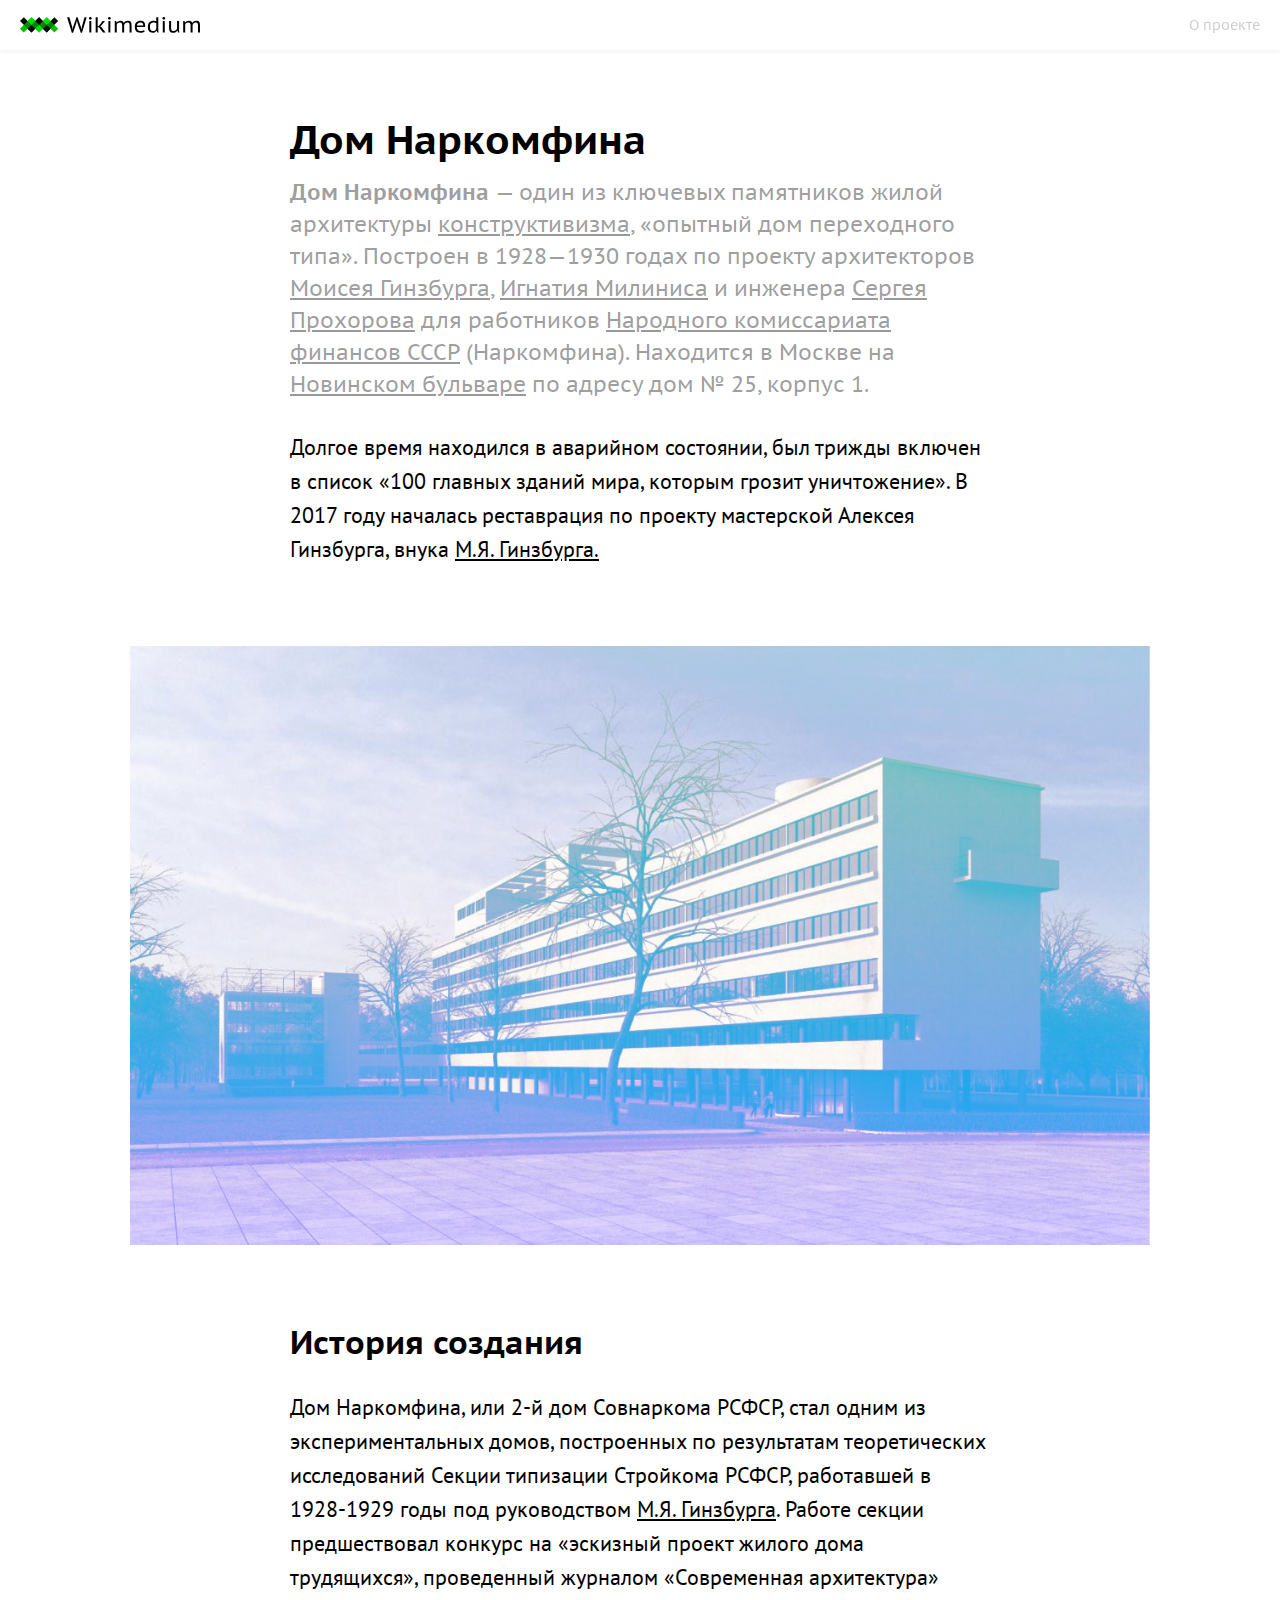
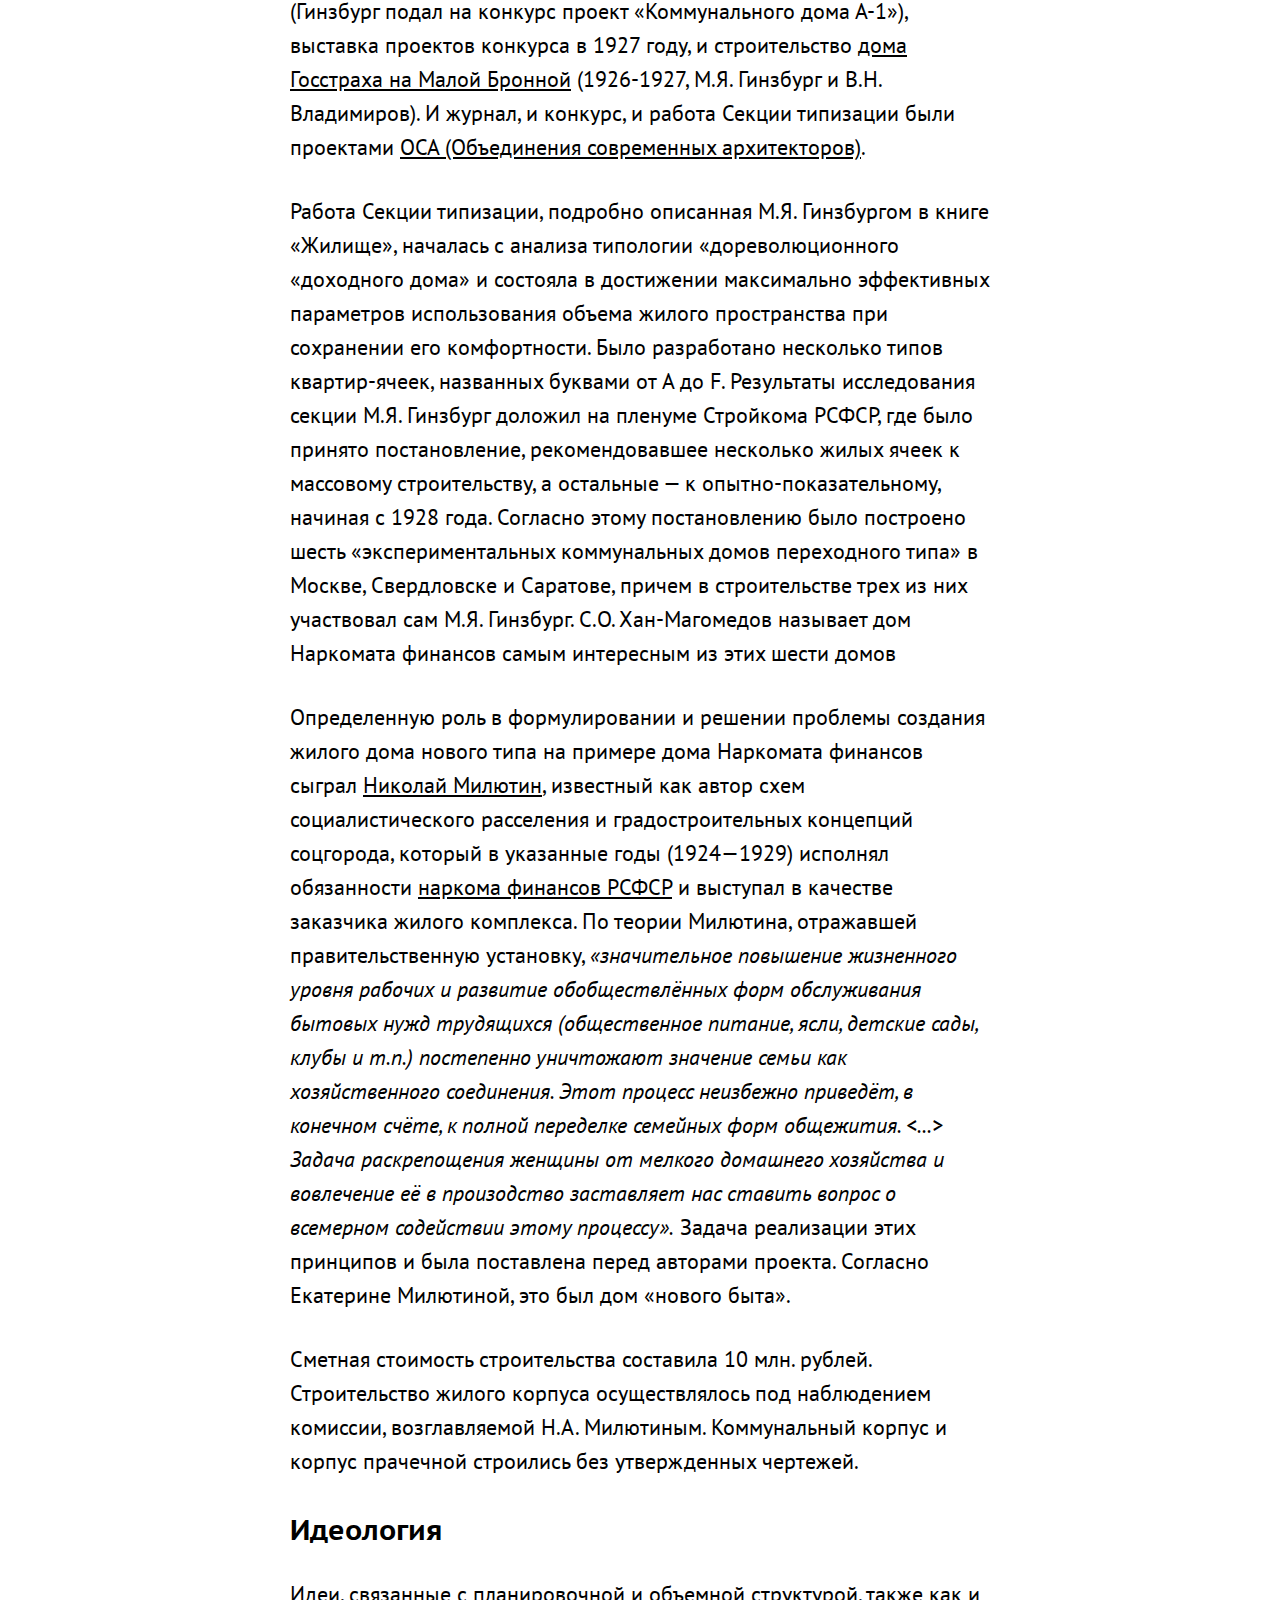
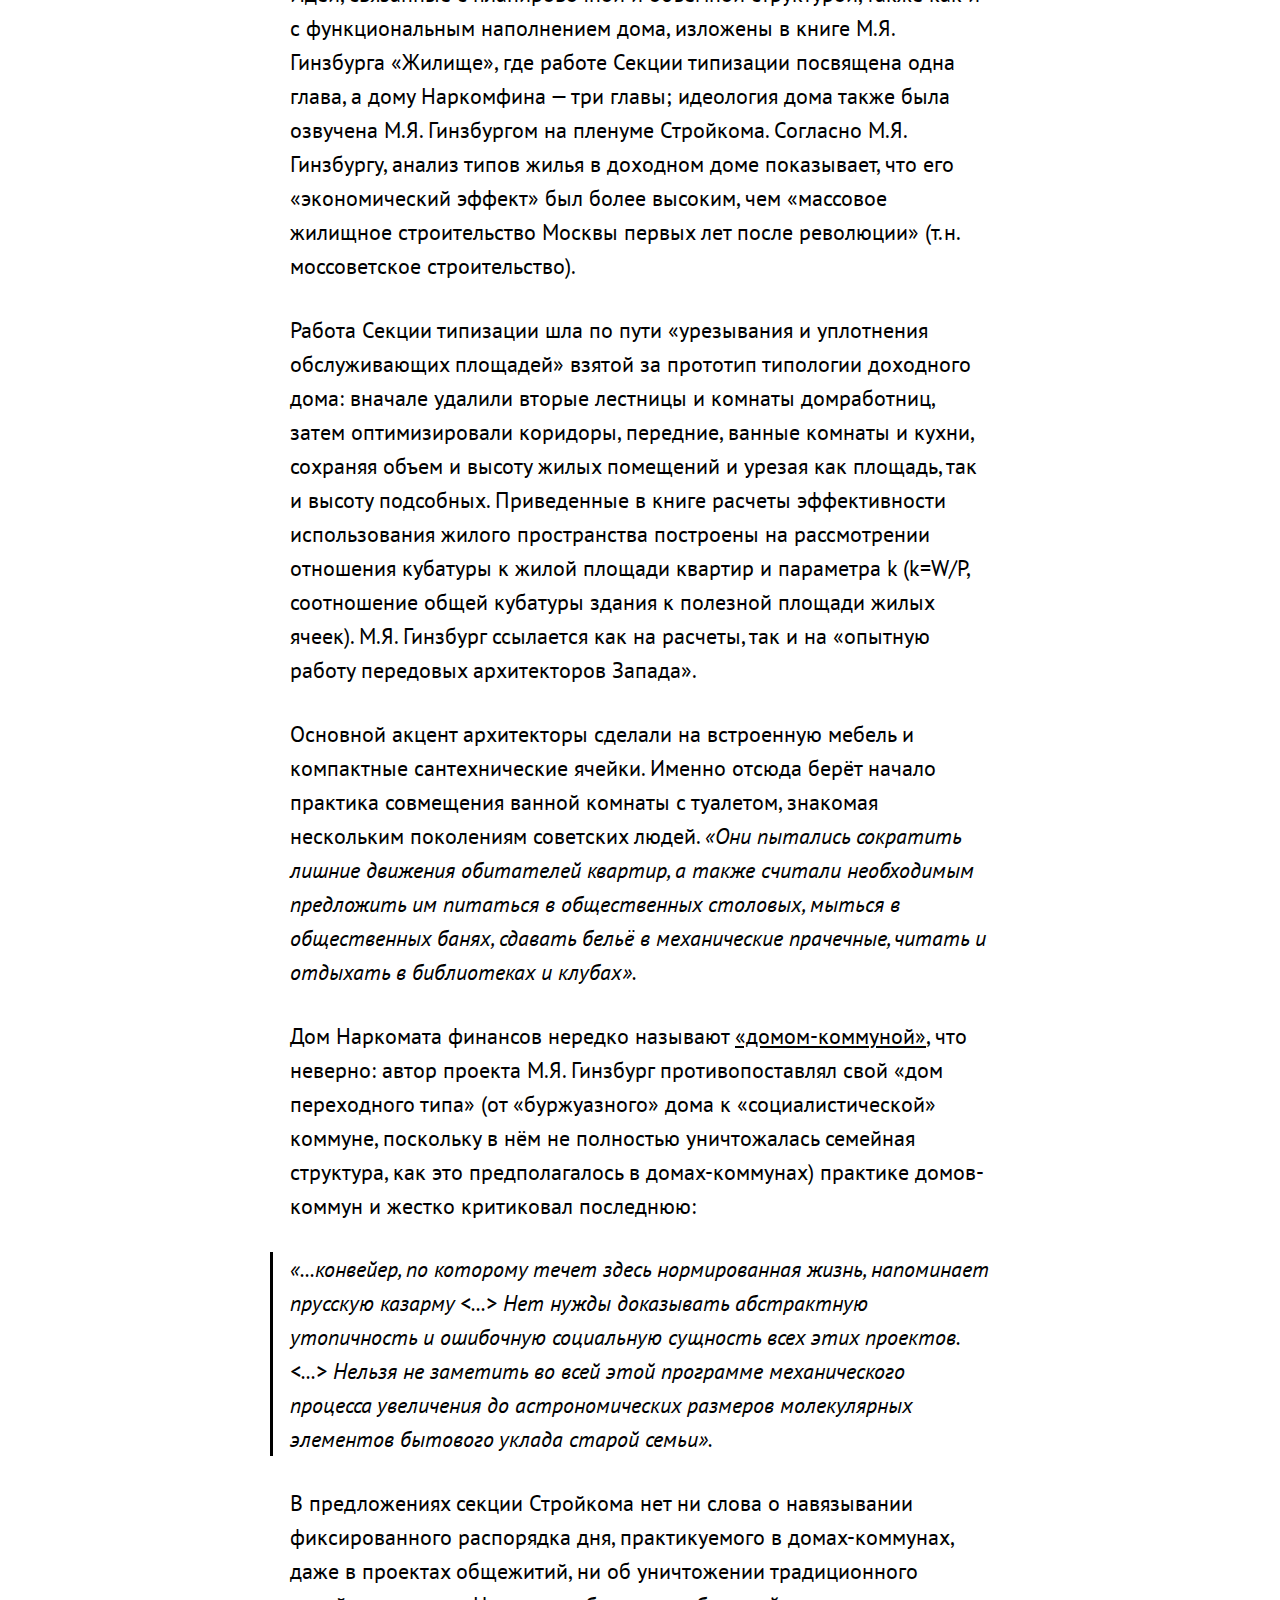
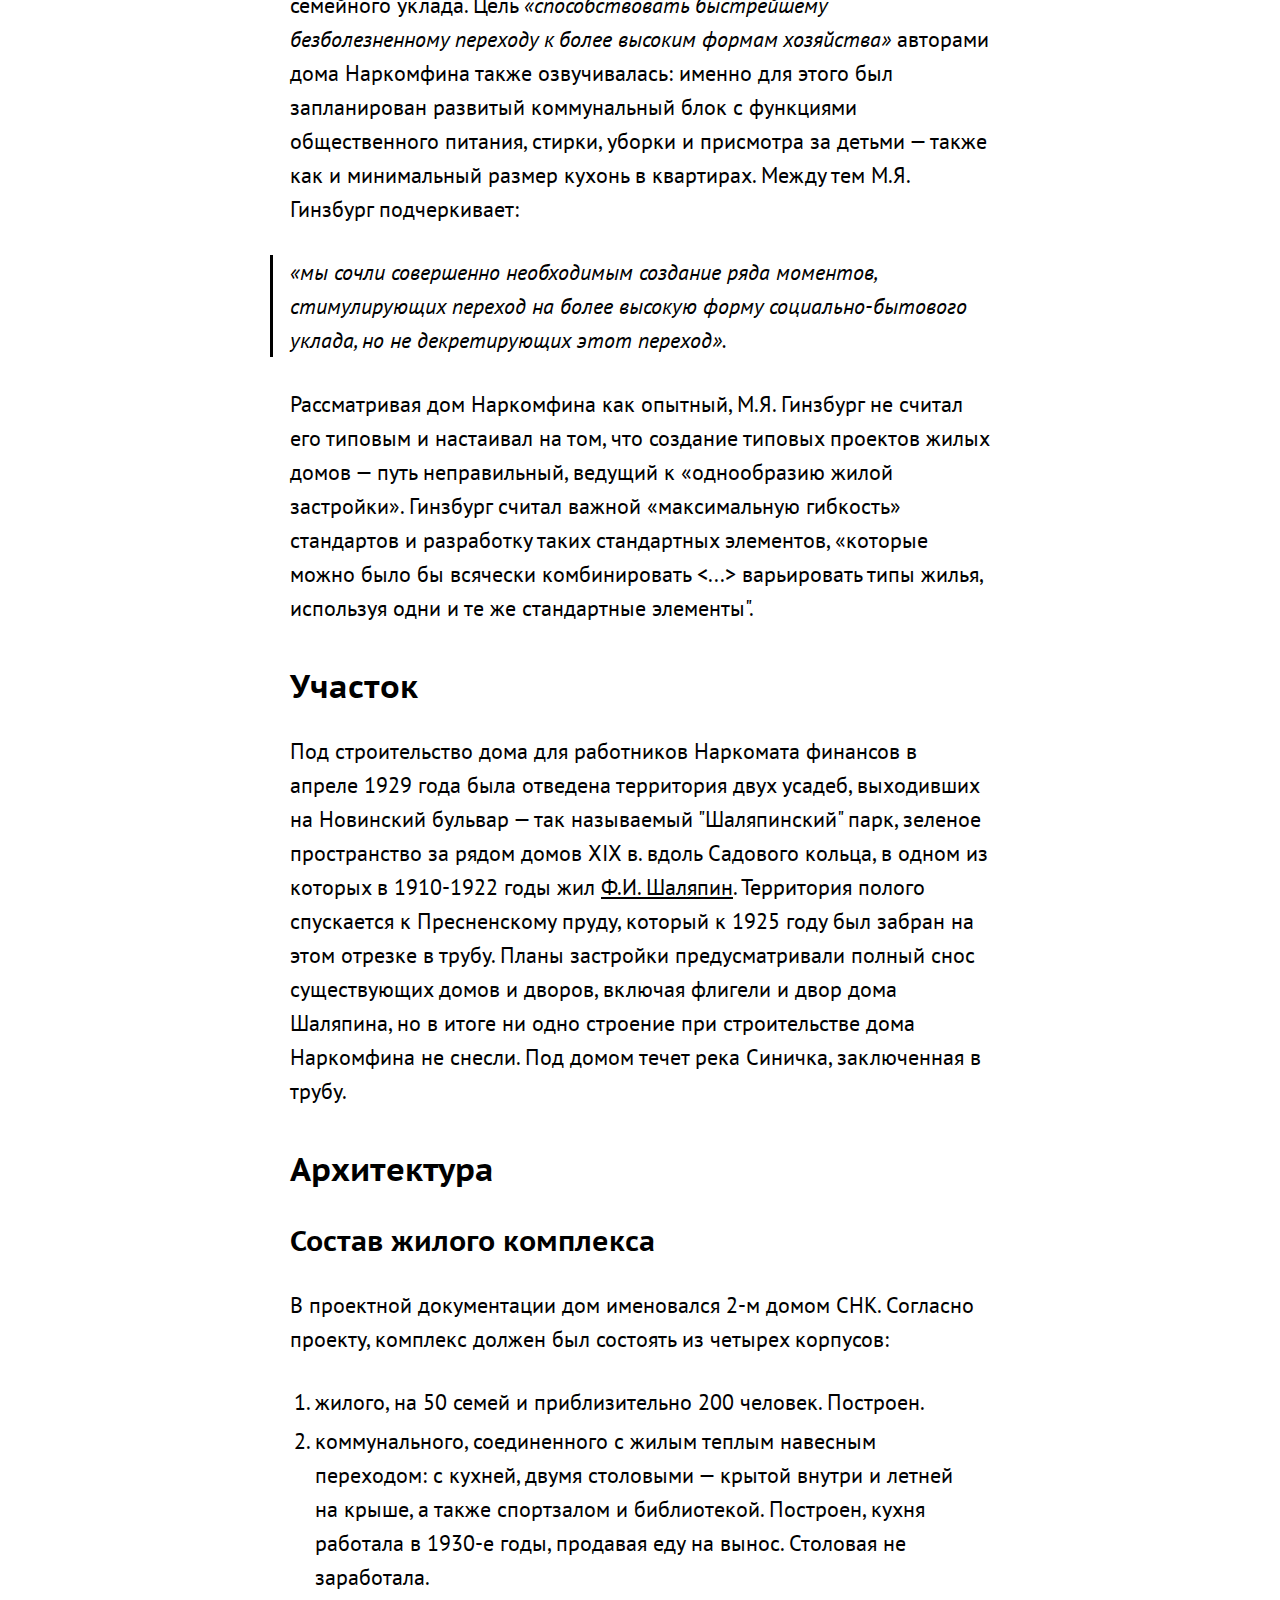
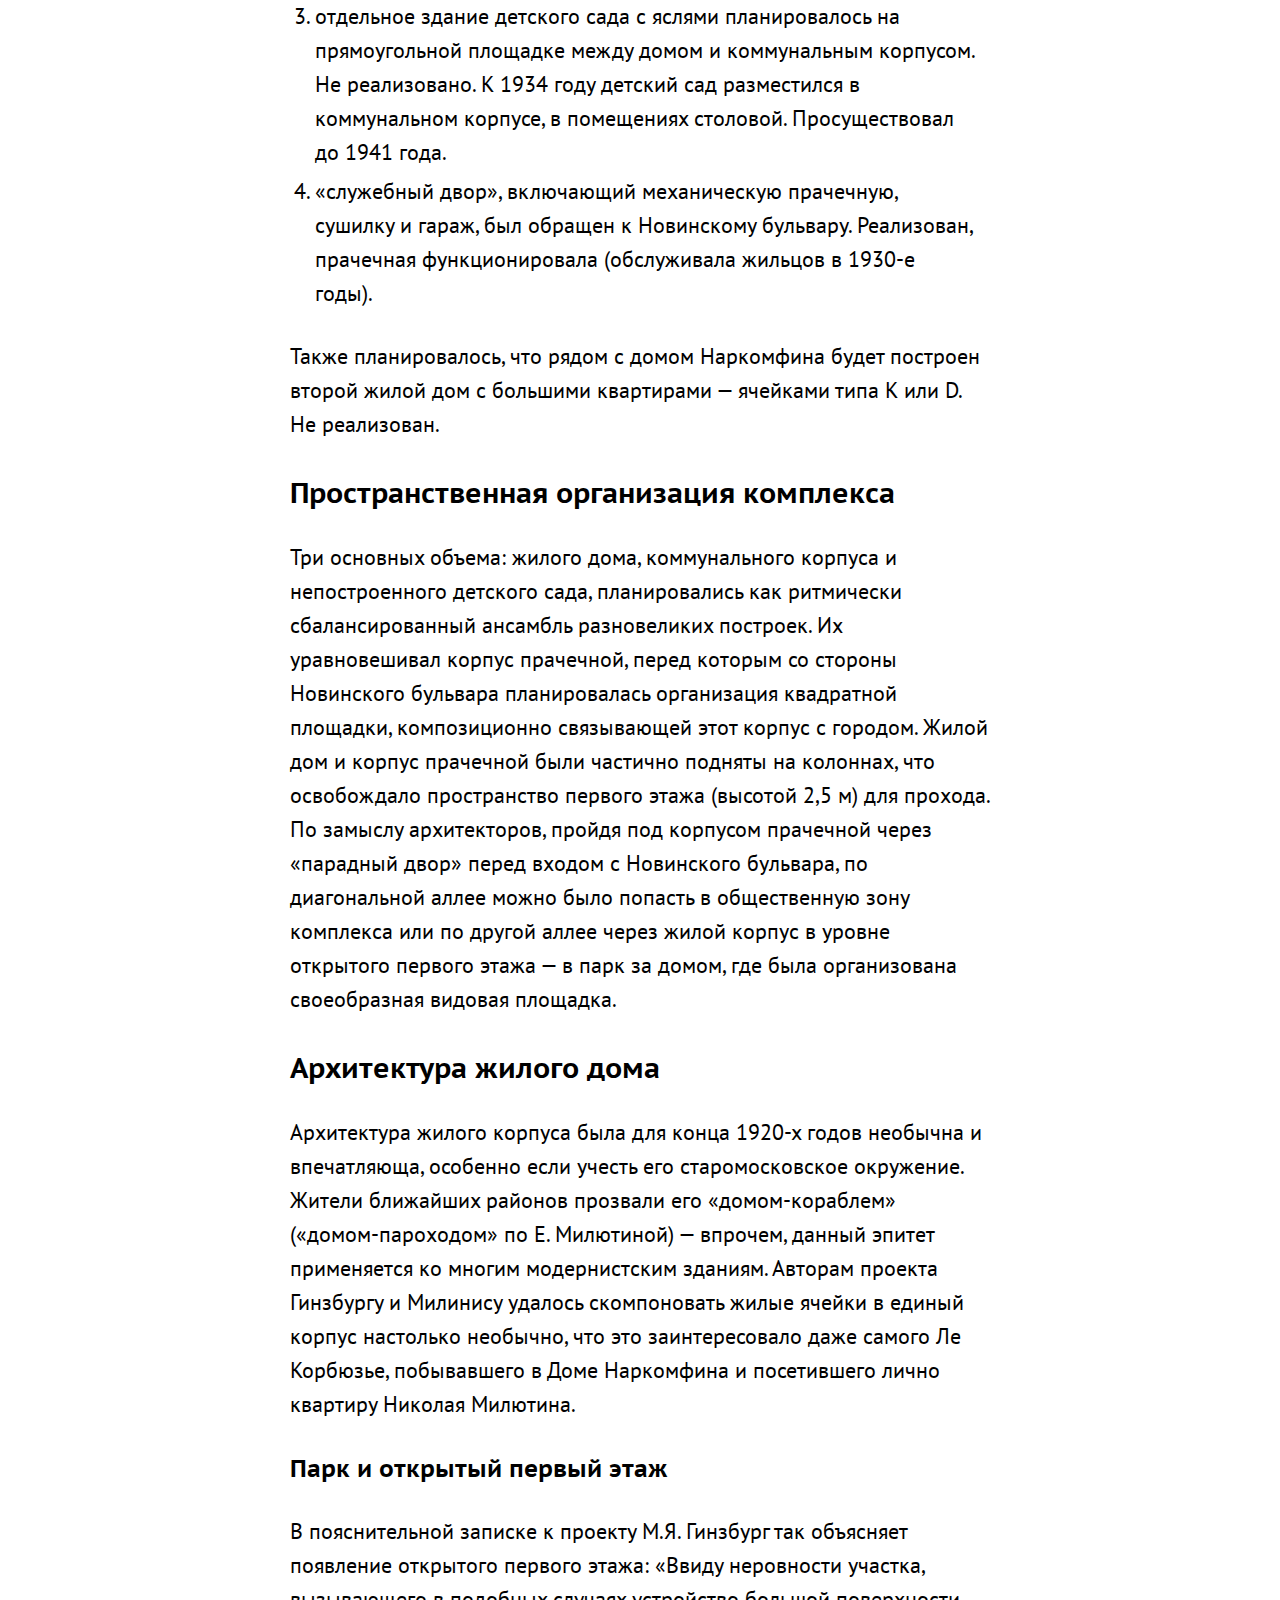
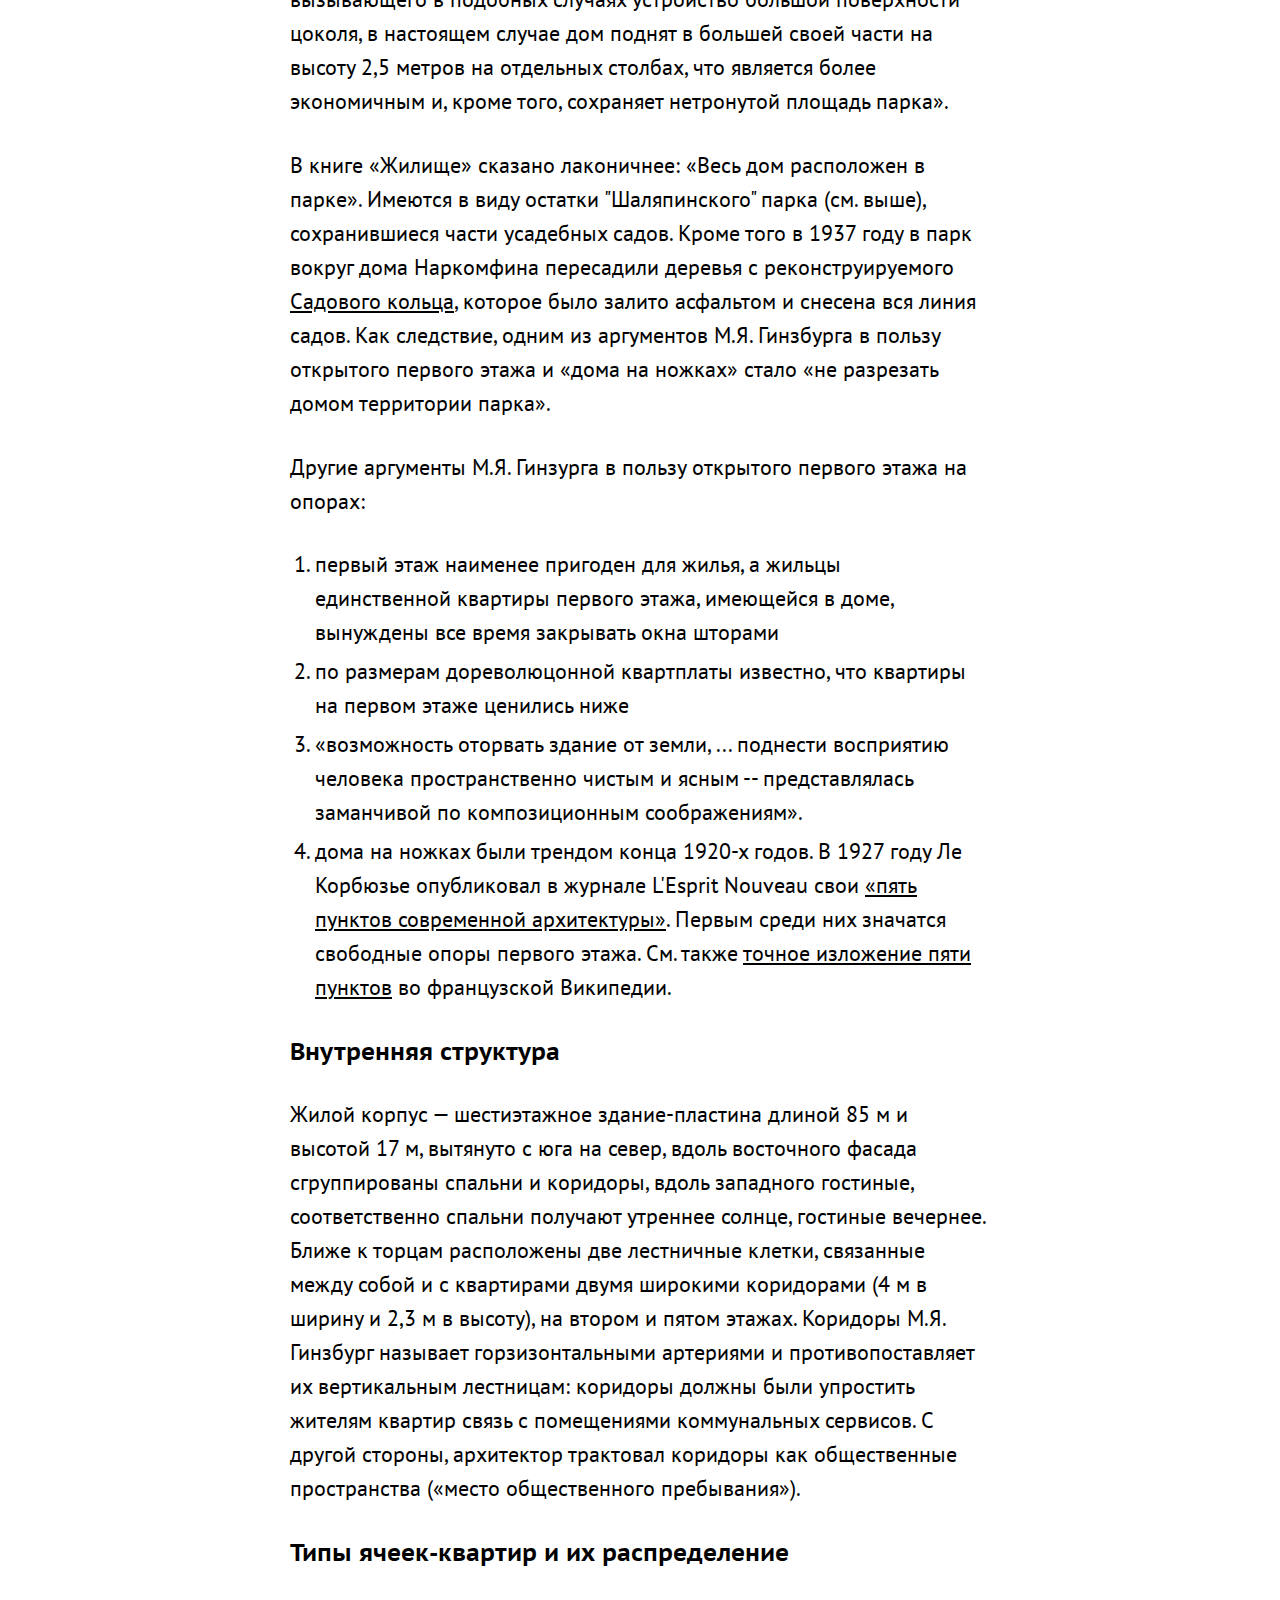
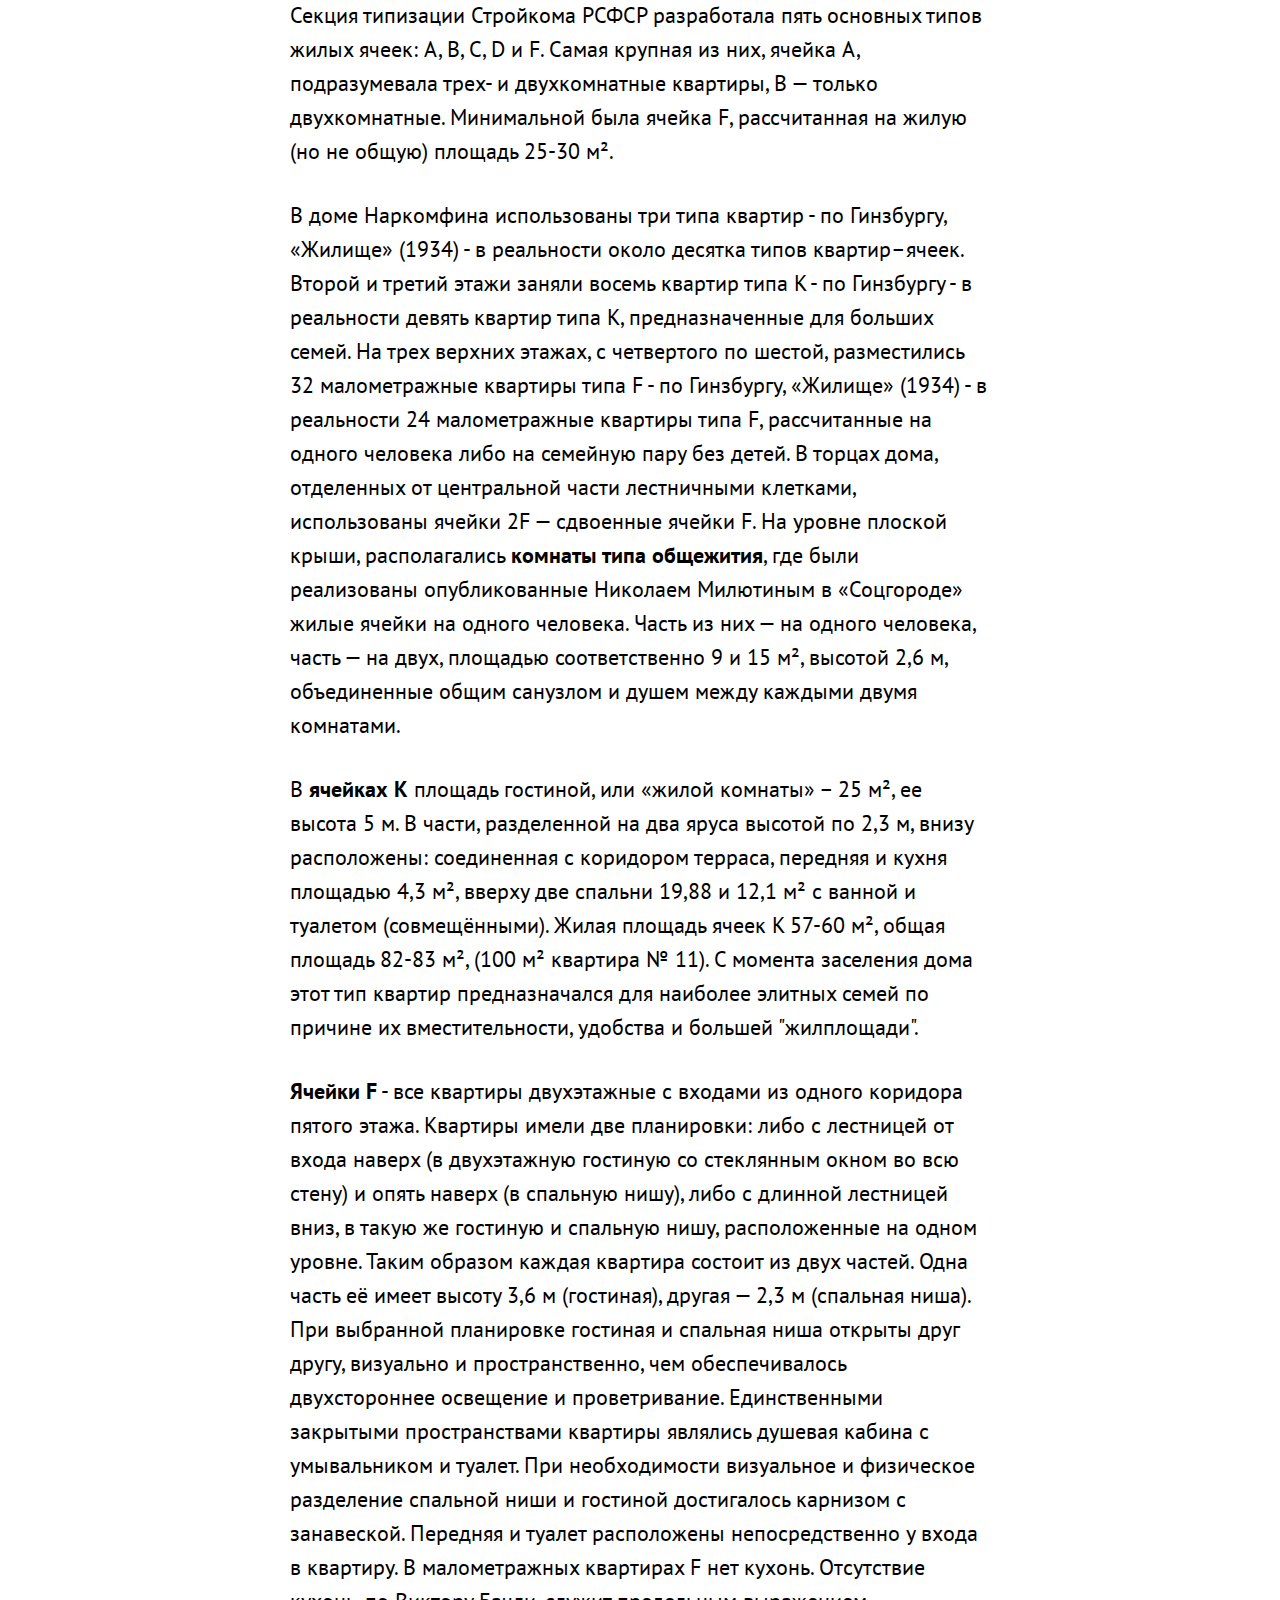
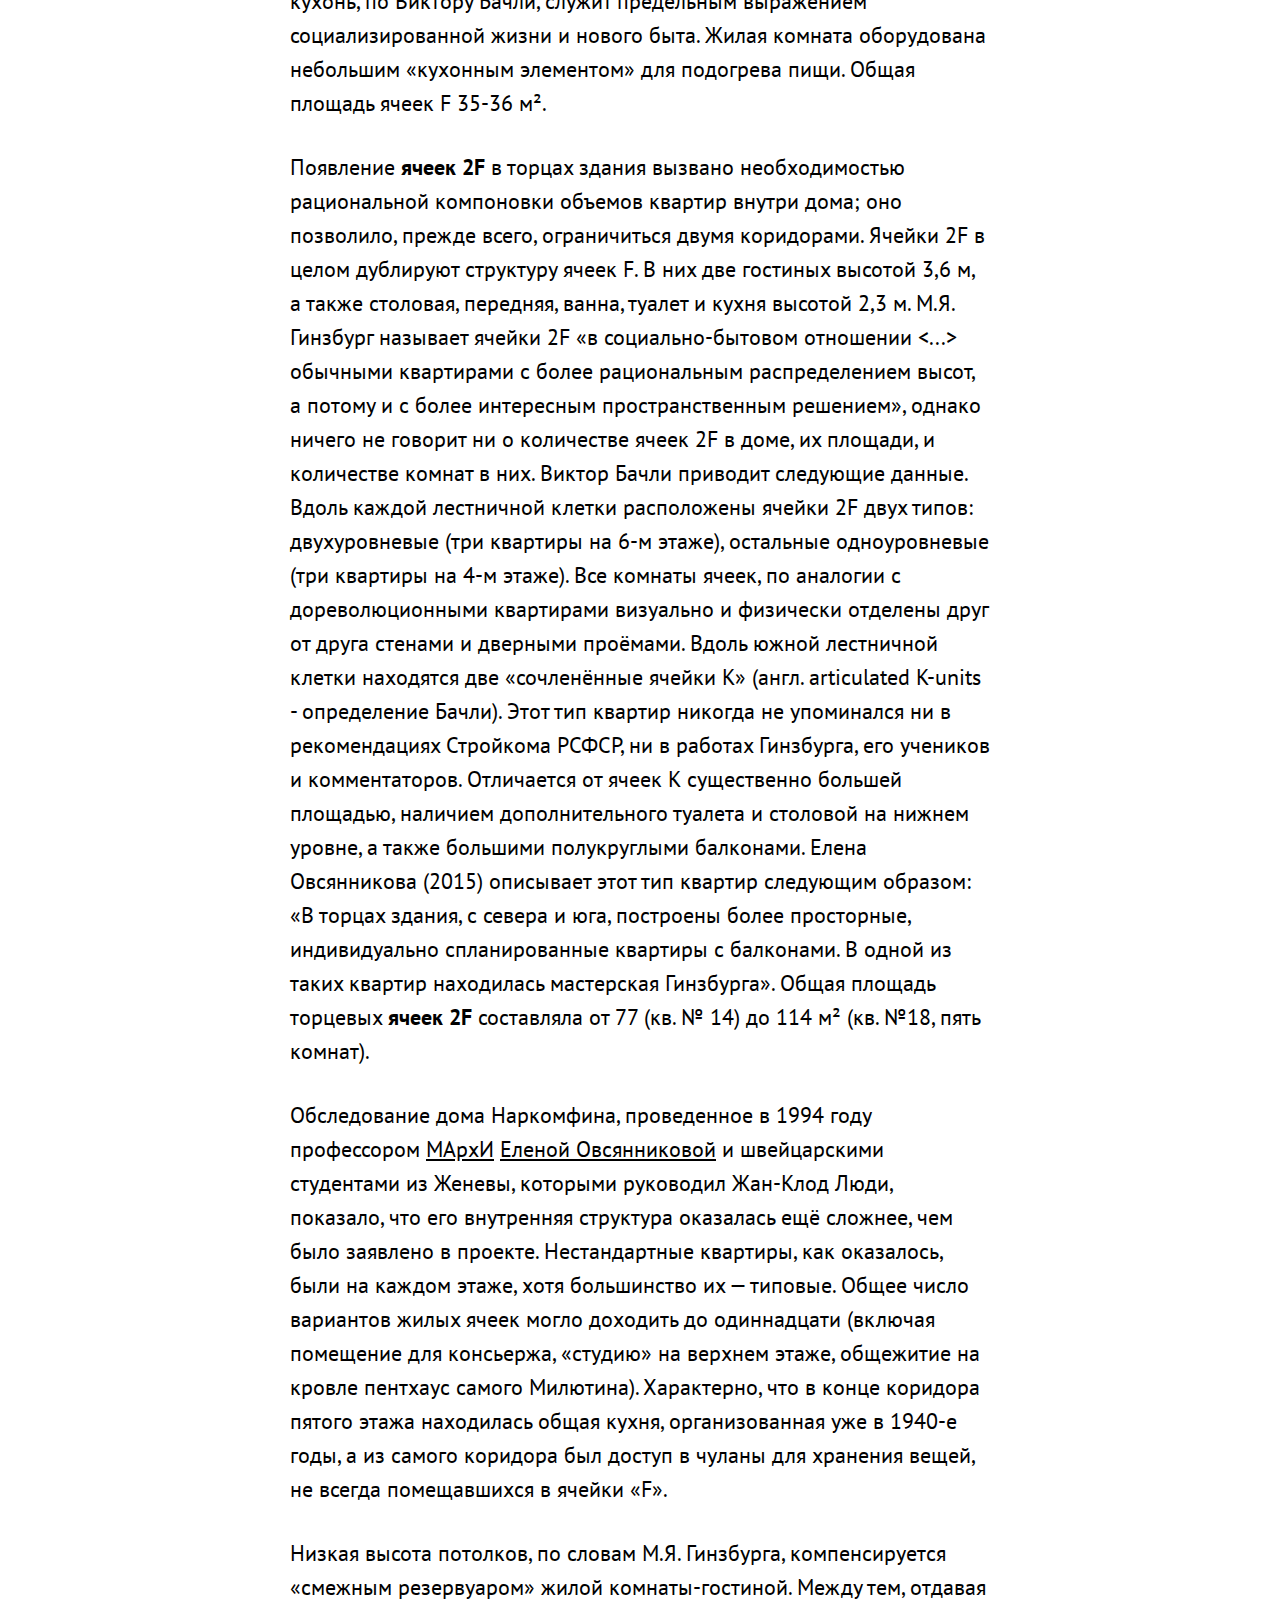
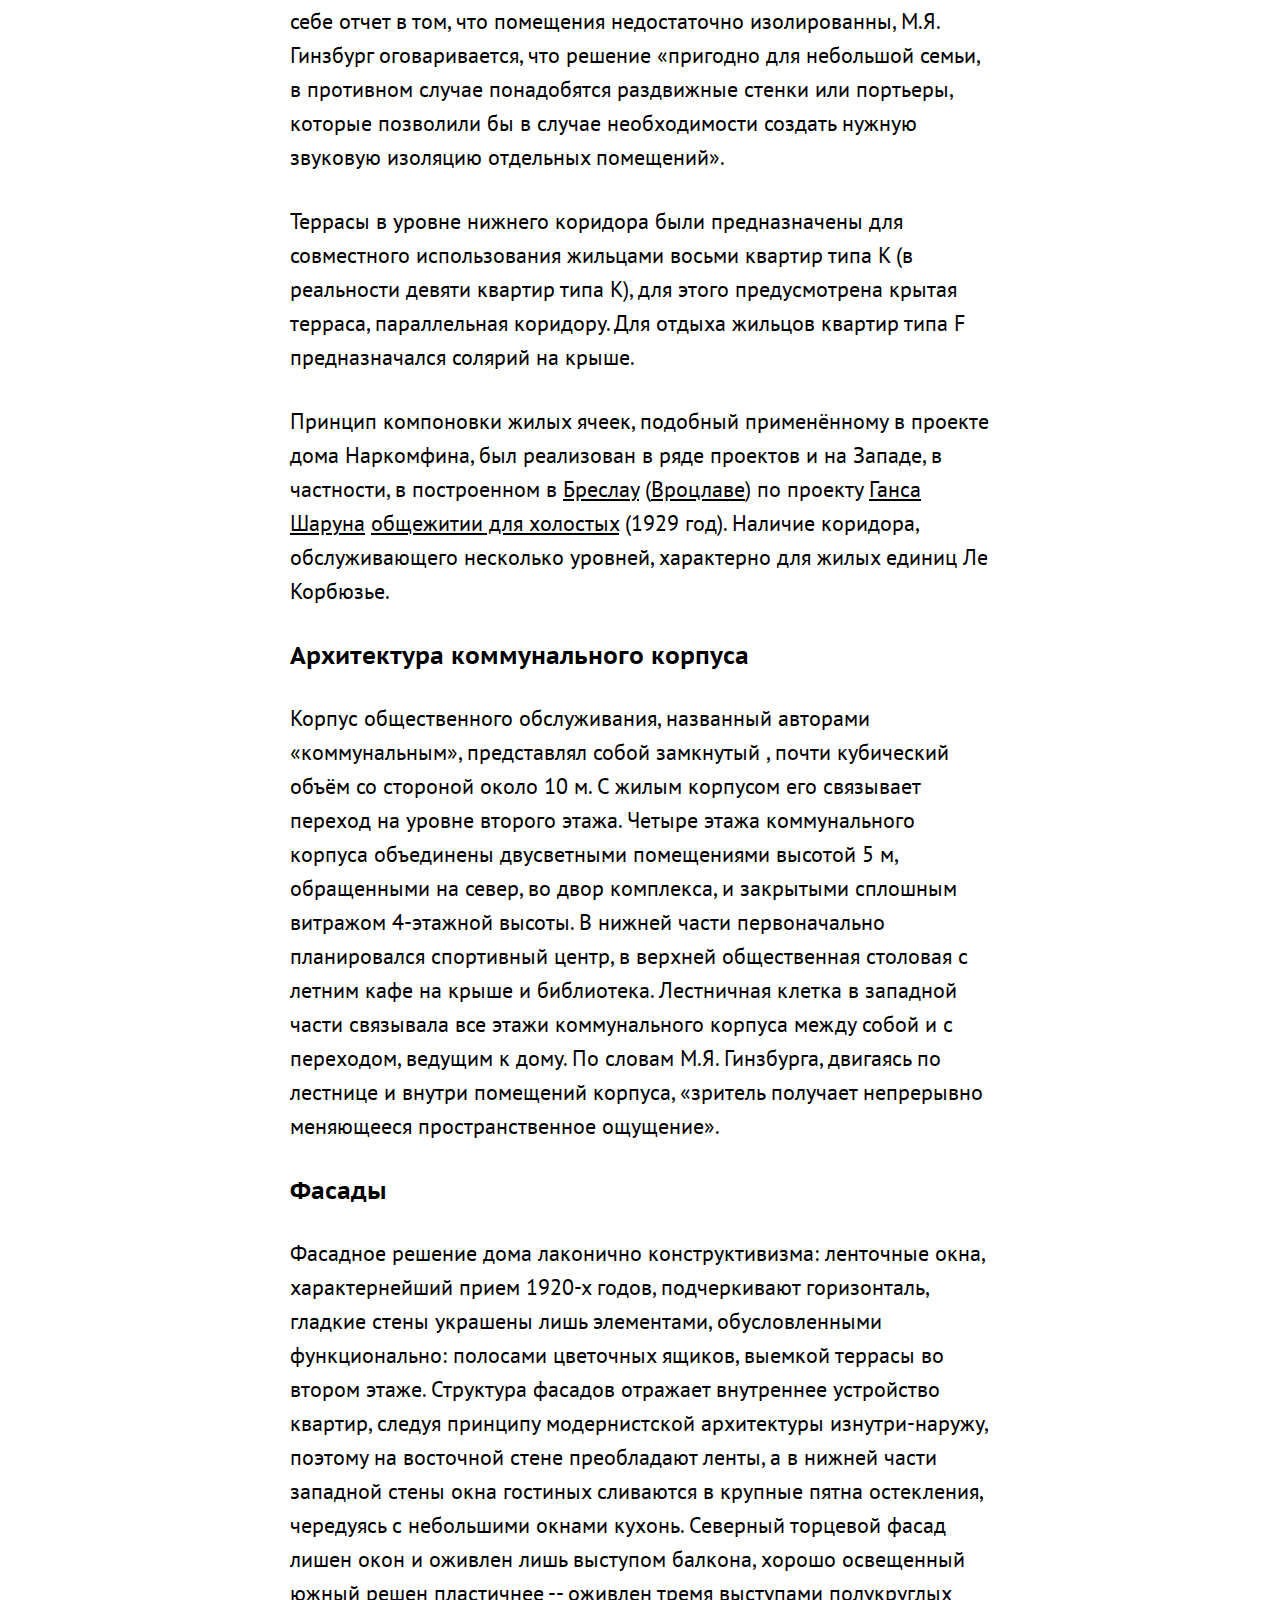
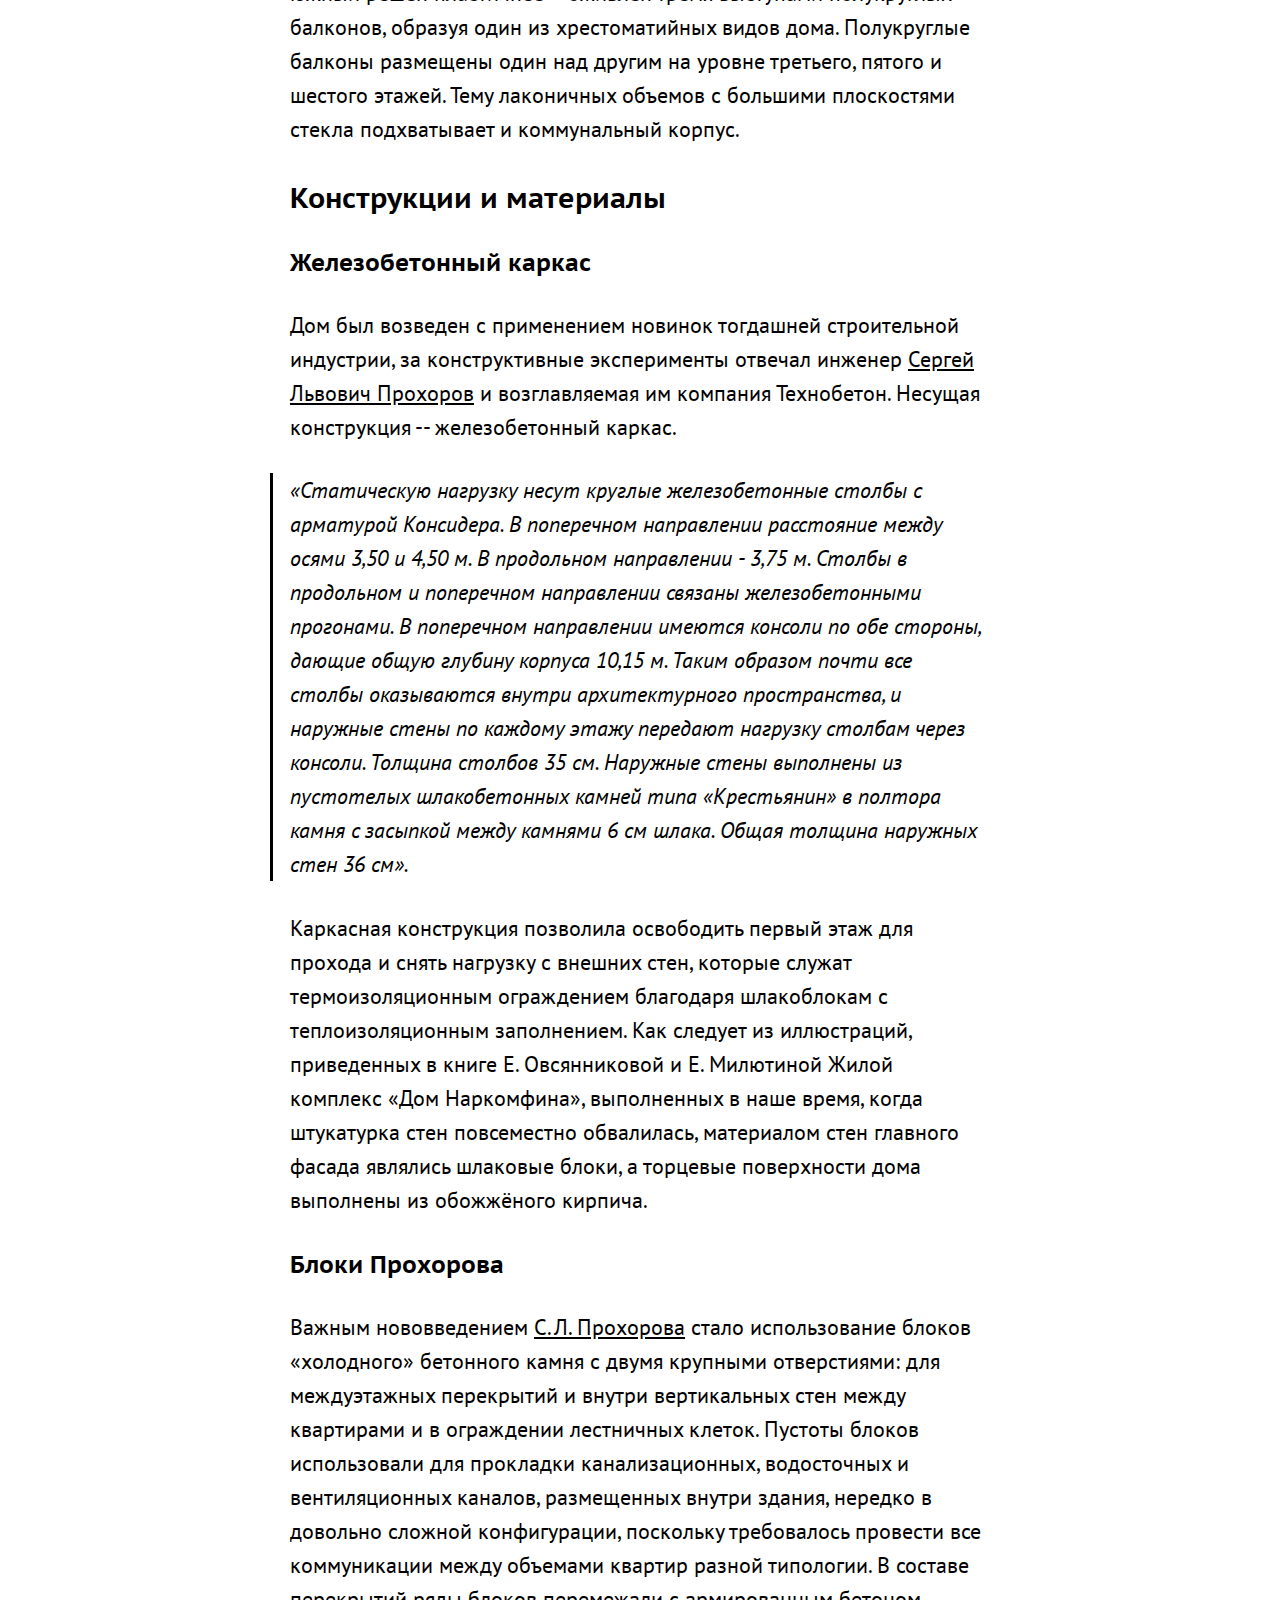
<file: narkomfin.html>
<!DOCTYPE html>
<html lang="ru" dir="ltr">
  <head>
    <meta charset="utf-8">
    <meta name="viewport" content="width=device-width, initial-scale=1.0">

    <title>Дом Наркомфина</title>

    <link rel="stylesheet" href="stylesheets/style.css">
    <script src="javascripts/jquery.js" charset="utf-8"></script>
    <script src="javascripts/sidebar.js" charset="utf-8"></script>
  </head>

  <body>
    <menu>
      <div>
        <a href="posts.html"></a>
        <a href="index.html">О проекте</a>
      </div>
    </menu>

    <nav>
      <ul>
        <li><a href="#h1-dom">Дом Наркомфина</a></li>
        <li><a href="#h2-history">История создания</a>
          <ul>
              <li><a href="#h3-ideology">Идеология</a></li>
            </ul>
          </li>
          <li><a href="#h2-space">Участок</a></li>
          <li><a href="#h2-architecture">Архитектура</a>
            <ul>
              <li><a href="#h3-life">Состав жилого комплекса</a></li>
              <li><a href="#h3-organization">Пространственная организация комплекса</a></li>
              <li><a href="#h3-house architecture">Архитектура жилого дома</a></li>
              <li><a href="#h3-construction">Конструкции и материалы</a></li>
              <li><a href="#h3-interior">Интерьеры</a></li>
            </ul>
          </li>
          <li><a href="#h2-critic">Критика проекта</a>
            <ul>
              <li><a href="#h3-technic">С технической стороны</a></li>
              <li><a href="#h3-bit">С бытовой стороны</a></li>
            </ul>
          </li>
          <li><a href="#h2-project">История эксплуатации и проект реставрации</a>
            <ul>
              <li><a href="#h3-development">Развитие городского окружения</a></li>
              <li><a href="#h3-rebuilding">Перестройки</a></li>
              <li><a href="#h3-reasons">Причины ветхости дома</a></li>
              <li><a href="#h3-new history">Новейшая история дома и реставрация</a></li>
            </ul>
          </li>
          <li><a href="#h2-importance">Значение проекта в исторической перспективе</a></li>
          <li><a href="#h2-real life">Реальная жизнь в доме Наркомфина</a>
            <ul>
              <li><a href="#h3-famous people">Известные жители</a></li>
            </ul>
          </li>
          <li><a href="#h2-also see">См. также</a></li>
        </ul>

      </li>
      </ul>
    </nav>

  <article>
    <h1 id="h1-dom">Дом Наркомфина</h1>
            <p><b>Дом Наркомфина</b> — один из ключевых памятников жилой архитектуры <a href="https://ru.wikipedia.org/wiki/Конструктивизм_(искусство)">конструктивизма</a>, «опытный дом переходного типа». Построен в 1928—1930 годах по проекту архитекторов <a href="https://ru.wikipedia.org/wiki/Гинзбург,_Моисей_Яковлевич">Моисея Гинзбурга</a>, <a href="https://ru.wikipedia.org/wiki/Милинис,_Игнатий_Францевич">Игнатия Милиниса</a> и инженера <a href="https://ru.wikipedia.org/wiki/Сергей_Львович_Прохоров">Сергея Прохорова</a> для работников <a href="https://ru.wikipedia.org/wiki/Народный_комиссариат_финансов_СССР">Народного комиссариата финансов СССР</a> (Наркомфина). Находится в Москве на <a href="https://ru.wikipedia.org/wiki/Новинский_бульвар">Новинском бульваре</a> по адресу дом № 25, корпус 1.</p>
            <p>Долгое время находился в аварийном состоянии, был трижды включен в список «100 главных зданий мира, которым грозит уничтожение». В 2017 году началась реставрация по проекту мастерской Алексея Гинзбурга, внука <a href="https://ru.wikipedia.org/wiki/Гинзбург,_Моисей_Яковлевич">М.Я. Гинзбурга.</a></p>
            <img src="images/narkomfin.jpg" alt="Дом Наркомфина">

      <h2 id="h2-history">История создания</h2>
            <p>Дом Наркомфина, или 2-й дом Совнаркома РСФСР, стал одним из экспериментальных домов, построенных по результатам теоретических исследований Секции типизации Стройкома РСФСР, работавшей в 1928-1929 годы под руководством <a href="https://ru.wikipedia.org/wiki/Гинзбург,_Моисей_Яковлевич">М.Я. Гинзбурга</a>. Работе секции предшествовал конкурс на «эскизный проект жилого дома трудящихся», проведенный журналом «Современная архитектура» (Гинзбург подал на конкурс проект «Коммунального дома А-1»), выставка проектов конкурса в 1927 году, и строительство <a href="https://ru.wikipedia.org/wiki/Жилой_дом_Госстраха_на_Малой_Бронной">дома Госстраха на Малой Бронной</a> (1926-1927, М.Я. Гинзбург и В.Н. Владимиров). И журнал, и конкурс, и работа Секции типизации были проектами <a href="https://ru.wikipedia.org/wiki/Объединение_современных_архитекторов">ОСА (Объединения современных архитекторов)</a>.</p>
            <p>Работа Секции типизации, подробно описанная М.Я. Гинзбургом в книге «Жилище», началась с анализа типологии «дореволюционного «доходного дома» и состояла в достижении максимально эффективных параметров использования объема жилого пространства при сохранении его комфортности. Было разработано несколько типов квартир-ячеек, названных буквами от A до F. Результаты исследования секции М.Я. Гинзбург доложил на пленуме Стройкома РСФСР, где было принято постановление, рекомендовавшее несколько жилых ячеек к массовому строительству, а остальные — к опытно-показательному, начиная с 1928 года. Согласно этому постановлению было построено шесть «экспериментальных коммунальных домов переходного типа» в Москве, Свердловске и Саратове, причем в строительстве трех из них участвовал сам М.Я. Гинзбург. С.О. Хан-Магомедов называет дом Наркомата финансов самым интересным из этих шести домов</p>
            <p>Определенную роль в формулировании и решении проблемы создания жилого дома нового типа на примере дома Наркомата финансов сыграл <a href="https://ru.wikipedia.org/wiki/Милютин,_Николай_Александрович">Николай Милютин</a>, известный как автор схем социалистического расселения и градостроительных концепций соцгорода, который в указанные годы (1924—1929) исполнял обязанности <a href="https://ru.wikipedia.org/wiki/Народный_комиссариат_финансов_РСФСР">наркома финансов РСФСР</a> и выступал в качестве заказчика жилого комплекса. По теории Милютина, отражавшей правительственную установку, <i>«значительное повышение жизненного уровня рабочих и развитие обобществлённых форм обслуживания бытовых нужд трудящихся (общественное питание, ясли, детские сады, клубы и т.п.) постепенно уничтожают значение семьи как хозяйственного соединения. Этот процесс неизбежно приведёт, в конечном счёте, к полной переделке семейных форм общежития. <...> Задача раскрепощения женщины от мелкого домашнего хозяйства и вовлечение её в произодство заставляет нас ставить вопрос о всемерном содействии этому процессу».</i> Задача реализации этих принципов и была поставлена перед авторами проекта. Согласно Екатерине Милютиной, это был дом «нового быта». </p>
            <p>Сметная стоимость строительства составила 10 млн. рублей. Строительство жилого корпуса осуществлялось под наблюдением комиссии, возглавляемой Н.А. Милютиным. Коммунальный корпус и корпус прачечной строились без утвержденных чертежей.</p>

        <h3 id="h3-ideology">Идеология</h3>
            <p>Идеи, связанные с планировочной и объемной структурой, также как и с функциональным наполнением дома, изложены в книге М.Я. Гинзбурга «Жилище», где работе Секции типизации посвящена одна глава, а дому Наркомфина — три главы; идеология дома также была озвучена М.Я. Гинзбургом на пленуме Стройкома. Согласно М.Я. Гинзбургу, анализ типов жилья в доходном доме показывает, что его «экономический эффект» был более высоким, чем «массовое жилищное строительство Москвы первых лет после революции» (т.н. моссоветское строительство).</p>
            <p>Работа Секции типизации шла по пути «урезывания и уплотнения обслуживающих площадей» взятой за прототип типологии доходного дома: вначале удалили вторые лестницы и комнаты домработниц, затем оптимизировали коридоры, передние, ванные комнаты и кухни, сохраняя объем и высоту жилых помещений и урезая как площадь, так и высоту подсобных. Приведенные в книге расчеты эффективности использования жилого пространства построены на рассмотрении отношения кубатуры к жилой площади квартир и параметра k (k=W/P, соотношение общей кубатуры здания к полезной площади жилых ячеек). М.Я. Гинзбург ссылается как на расчеты, так и на «опытную работу передовых архитекторов Запада».</p>
            <p>Основной акцент архитекторы сделали на встроенную мебель и компактные сантехнические ячейки. Именно отсюда берёт начало практика совмещения ванной комнаты с туалетом, знакомая нескольким поколениям советских людей. <i>«Они пытались сократить лишние движения обитателей квартир, а также считали необходимым предложить им питаться в общественных столовых, мыться в общественных банях, сдавать бельё в механические прачечные, читать и отдыхать в библиотеках и клубах».</i></p>
            <p>Дом Наркомата финансов нередко называют <a href="https://ru.wikipedia.org/wiki/Дом-коммуна">«домом-коммуной»</a>, что неверно: автор проекта М.Я. Гинзбург противопоставлял свой «дом переходного типа» (от «буржуазного» дома к «социалистической» коммуне, поскольку в нём не полностью уничтожалась семейная структура, как это предполагалось в домах-коммунах) практике домов-коммун и жестко критиковал последнюю:</p>
              <blockquote cite="https://ru.wikipedia.org/wiki/Дом_Наркомфина">«...конвейер, по которому течет здесь нормированная жизнь, напоминает прусскую казарму <...> Нет нужды доказывать абстрактную утопичность и ошибочную социальную сущность всех этих проектов. <...> Нельзя не заметить во всей этой программе механического процесса увеличения до астрономических размеров молекулярных элементов бытового уклада старой семьи».</blockquote>
            <p>В предложениях секции Стройкома нет ни слова о навязывании фиксированного распорядка дня, практикуемого в домах-коммунах, даже в проектах общежитий, ни об уничтожении традиционного семейного уклада. Цель <i>«способствовать быстрейшему безболезненному переходу к более высоким формам хозяйства»</i> авторами дома Наркомфина также озвучивалась: именно для этого был запланирован развитый коммунальный блок с функциями общественного питания, стирки, уборки и присмотра за детьми — также как и минимальный размер кухонь в квартирах. Между тем М.Я. Гинзбург подчеркивает:</p>
              <blockquote cite="https://ru.wikipedia.org/wiki/Дом_Наркомфина">«мы сочли совершенно необходимым создание ряда моментов, стимулирующих переход на более высокую форму социально-бытового уклада, но не декретирующих этот переход».</blockquote>
            <p>Рассматривая дом Наркомфина как опытный, М.Я. Гинзбург не считал его типовым и настаивал на том, что создание типовых проектов жилых домов — путь неправильный, ведущий к «однообразию жилой застройки». Гинзбург считал важной «максимальную гибкость» стандартов и разработку таких стандартных элементов, «которые можно было бы всячески комбинировать <...> варьировать типы жилья, используя одни и те же стандартные элементы".</p>
      <h2 id="h2-space">Участок</h2>
            <p>Под строительство дома для работников Наркомата финансов в апреле 1929 года была отведена территория двух усадеб, выходивших на Новинский бульвар — так называемый "Шаляпинский" парк, зеленое пространство за рядом домов XIX в. вдоль Садового кольца, в одном из которых в 1910-1922 годы жил <a href="https://ru.wikipedia.org/wiki/Шаляпин,_Фёдор_Иванович">Ф.И. Шаляпин</a>. Территория полого спускается к Пресненскому пруду, который к 1925 году был забран на этом отрезке в трубу. Планы застройки предусматривали полный снос существующих домов и дворов, включая флигели и двор дома Шаляпина, но в итоге ни одно строение при строительстве дома Наркомфина не снесли. Под домом течет река Синичка, заключенная в трубу.</p>
      <h2 id="h2-architecture">Архитектура</h2>
        <h3 id="h3-life">Состав жилого комплекса</h3>
            <p>В проектной документации дом именовался 2-м домом СНК. Согласно проекту, комплекс должен был состоять из четырех корпусов:</p>
            <ol>
              <li>жилого, на 50 семей и приблизительно 200 человек. Построен.</li>
              <li>коммунального, соединенного с жилым теплым навесным переходом: с кухней, двумя столовыми — крытой внутри и летней на крыше, а также спортзалом и библиотекой. Построен, кухня работала в 1930-е годы, продавая еду на вынос. Столовая не заработала.</li>
              <li>отдельное здание детского сада с яслями планировалось на прямоугольной площадке между домом и коммунальным корпусом. Не реализовано. К 1934 году детский сад разместился в коммунальном корпусе, в помещениях столовой. Просуществовал до 1941 года.</li>
              <li>«служебный двор», включающий механическую прачечную, сушилку и гараж, был обращен к Новинскому бульвару. Реализован, прачечная функционировала (обслуживала жильцов в 1930-е годы).</li>
            </ol>
            <p>Также планировалось, что рядом с домом Наркомфина будет построен второй жилой дом с большими квартирами — ячейками типа К или D. Не реализован.</p>
        <h3 id="h3-organization">Пространственная организация комплекса</h3>
            <p>Три основных объема: жилого дома, коммунального корпуса и непостроенного детского сада, планировались как ритмически сбалансированный ансамбль разновеликих построек. Их уравновешивал корпус прачечной, перед которым со стороны Новинского бульвара планировалась организация квадратной площадки, композиционно связывающей этот корпус с городом. Жилой дом и корпус прачечной были частично подняты на колоннах, что освобождало пространство первого этажа (высотой 2,5 м) для прохода. По замыслу архитекторов, пройдя под корпусом прачечной через «парадный двор» перед входом с Новинского бульвара, по диагональной аллее можно было попасть в общественную зону комплекса или по другой аллее через жилой корпус в уровне открытого первого этажа — в парк за домом, где была организована своеобразная видовая площадка.</p>
        <h3 id="h3-house architecture">Архитектура жилого дома</h3>
            <p>Архитектура жилого корпуса была для конца 1920-х годов необычна и впечатляюща, особенно если учесть его старомосковское окружение. Жители ближайших районов прозвали его «домом-кораблем» («домом-пароходом» по Е. Милютиной) — впрочем, данный эпитет применяется ко многим модернистским зданиям. Авторам проекта Гинзбургу и Милинису удалось скомпоновать жилые ячейки в единый корпус настолько необычно, что это заинтересовало даже самого Ле Корбюзье, побывавшего в Доме Наркомфина и посетившего лично квартиру Николая Милютина.</p>
          <h4>Парк и открытый первый этаж</h4>
            <p>В пояснительной записке к проекту М.Я. Гинзбург так объясняет появление открытого первого этажа: «Ввиду неровности участка, вызывающего в подобных случаях устройство большой поверхности цоколя, в настоящем случае дом поднят в большей своей части на высоту 2,5 метров на отдельных столбах, что является более экономичным и, кроме того, сохраняет нетронутой площадь парка».</p>
            <p>В книге «Жилище» сказано лаконичнее: «Весь дом расположен в парке». Имеются в виду остатки "Шаляпинского" парка (см. выше), сохранившиеся части усадебных садов. Кроме того в 1937 году в парк вокруг дома Наркомфина пересадили деревья с реконструируемого <a href="https://ru.wikipedia.org/wiki/Садовое_кольцо">Садового кольца</a>, которое было залито асфальтом и снесена вся линия садов. Как следствие, одним из аргументов М.Я. Гинзбурга в пользу открытого первого этажа и «дома на ножках» стало «не разрезать домом территории парка».</p>
            <p>Другие аргументы М.Я. Гинзурга в пользу открытого первого этажа на опорах:</p>
            <ol>
              <li>первый этаж наименее пригоден для жилья, а жильцы единственной квартиры первого этажа, имеющейся в доме, вынуждены все время закрывать окна шторами</li>
              <li>по размерам дореволюцонной квартплаты известно, что квартиры на первом этаже ценились ниже</li>
              <li>«возможность оторвать здание от земли, ... поднести восприятию человека пространственно чистым и ясным -- представлялась заманчивой по композиционным соображениям».</li>
              <li>дома на ножках были трендом конца 1920-х годов. В 1927 году Ле Корбюзье опубликовал в журнале L'Esprit Nouveau свои <a href="https://ru.wikipedia.org/wiki/Пять_отправных_точек_современной_архитектуры">«пять пунктов современной архитектуры»</a>. Первым среди них значатся свободные опоры первого этажа. См. также <a href="https://fr.wikipedia.org/wiki/Cinq_points_de_l%27architecture_moderne">точное изложение пяти пунктов</a> во французской Википедии.</li>
            </ol>
          <h4>Внутренняя структура</h4>
            <p>Жилой корпус — шестиэтажное здание-пластина длиной 85 м и высотой 17 м, вытянуто с юга на север, вдоль восточного фасада сгруппированы спальни и коридоры, вдоль западного гостиные, соответственно спальни получают утреннее солнце, гостиные вечернее. Ближе к торцам расположены две лестничные клетки, связанные между собой и с квартирами двумя широкими коридорами (4 м в ширину и 2,3 м в высоту), на втором и пятом этажах. Коридоры М.Я. Гинзбург называет горзизонтальными артериями и противопоставляет их вертикальным лестницам: коридоры должны были упростить жителям квартир связь с помещениями коммунальных сервисов. С другой стороны, архитектор трактовал коридоры как общественные пространства («место общественного пребывания»).</p>
          <h4>Типы ячеек-квартир и их распределение</h4>
            <p>Секция типизации Стройкома РСФСР разработала пять основных типов жилых ячеек: A, B, C, D и F. Самая крупная из них, ячейка A, подразумевала трех- и двухкомнатные квартиры, B — только двухкомнатные. Минимальной была ячейка F, рассчитанная на жилую (но не общую) площадь 25-30 м².</p>
            <p>В доме Наркомфина использованы три типа квартир - по Гинзбургу, «Жилище» (1934) - в реальности около десятка типов квартир–ячеек. Второй и третий этажи заняли восемь квартир типа K - по Гинзбургу - в реальности девять квартир типа K, предназначенные для больших семей. На трех верхних этажах, с четвертого по шестой, разместились 32 малометражные квартиры типа F - по Гинзбургу, «Жилище» (1934) - в реальности 24 малометражные квартиры типа F, рассчитанные на одного человека либо на семейную пару без детей. В торцах дома, отделенных от центральной части лестничными клетками, использованы ячейки 2F — сдвоенные ячейки F. На уровне плоской крыши, располагались <b>комнаты типа общежития</b>, где были реализованы опубликованные Николаем Милютиным в «Соцгороде» жилые ячейки на одного человека. Часть из них — на одного человека, часть — на двух, площадью соответственно 9 и 15 м², высотой 2,6 м, объединенные общим санузлом и душем между каждыми двумя комнатами.</p>
            <p>В <b>ячейках K</b> площадь гостиной, или «жилой комнаты» – 25 м², ее высота 5 м. В части, разделенной на два яруса высотой по 2,3 м, внизу расположены: соединенная с коридором терраса, передняя и кухня площадью 4,3 м², вверху две спальни 19,88 и 12,1 м² с ванной и туалетом (совмещёнными). Жилая площадь ячеек K 57-60 м², общая площадь 82-83 м², (100 м² квартира № 11). С момента заселения дома этот тип квартир предназначался для наиболее элитных семей по причине их вместительности, удобства и большей "жилплощади".</p>
            <p><b>Ячейки F</b> - все квартиры двухэтажные с входами из одного коридора пятого этажа. Квартиры имели две планировки: либо с лестницей от входа наверх (в двухэтажную гостиную со стеклянным окном во всю стену) и опять наверх (в спальную нишу), либо с длинной лестницей вниз, в такую же гостиную и спальную нишу, расположенные на одном уровне. Таким образом каждая квартира состоит из двух частей. Одна часть её имеет высоту 3,6 м (гостиная), другая — 2,3 м (спальная ниша). При выбранной планировке гостиная и спальная ниша открыты друг другу, визуально и пространственно, чем обеспечивалось двухстороннее освещение и проветривание. Единственными закрытыми пространствами квартиры являлись душевая кабина с умывальником и туалет. При необходимости визуальное и физическое разделение спальной ниши и гостиной достигалось карнизом с занавеской. Передняя и туалет расположены непосредственно у входа в квартиру. В малометражных квартирах F нет кухонь. Отсутствие кухонь, по Виктору Бачли, служит предельным выражением социализированной жизни и нового быта. Жилая комната оборудована небольшим «кухонным элементом» для подогрева пищи. Общая площадь ячеек F 35-36 м².</p>
            <p>Появление <b>ячеек 2F</b> в торцах здания вызвано необходимостью рациональной компоновки объемов квартир внутри дома; оно позволило, прежде всего, ограничиться двумя коридорами. Ячейки 2F в целом дублируют структуру ячеек F. В них две гостиных высотой 3,6 м, а также столовая, передняя, ванна, туалет и кухня высотой 2,3 м. М.Я. Гинзбург называет ячейки 2F «в социально-бытовом отношении <...> обычными квартирами с более рациональным распределением высот, а потому и с более интересным пространственным решением», однако ничего не говорит ни о количестве ячеек 2F в доме, их площади, и количестве комнат в них. Виктор Бачли приводит следующие данные. Вдоль каждой лестничной клетки расположены ячейки 2F двух типов: двухуровневые (три квартиры на 6-м этаже), остальные одноуровневые (три квартиры на 4-м этаже). Все комнаты ячеек, по аналогии с дореволюционными квартирами визуально и физически отделены друг от друга стенами и дверными проёмами. Вдоль южной лестничной клетки находятся две «сочленённые ячейки К» (англ. articulated K-units - определение Бачли). Этот тип квартир никогда не упоминался ни в рекомендациях Стройкома РСФСР, ни в работах Гинзбурга, его учеников и комментаторов. Отличается от ячеек К существенно большей площадью, наличием дополнительного туалета и столовой на нижнем уровне, а также большими полукруглыми балконами. Елена Овсянникова (2015) описывает этот тип квартир следующим образом: «В торцах здания, с севера и юга, построены более просторные, индивидуально спланированные квартиры с балконами. В одной из таких квартир находилась мастерская Гинзбурга». Общая площадь торцевых <b>ячеек 2F</b> составляла от 77 (кв. № 14) до 114 м² (кв. №18, пять комнат).</p>
            <p>Обследование дома Наркомфина, проведенное в 1994 году профессором <a href="https://ru.wikipedia.org/wiki/Московский_архитектурный_институт_(государственная_академия)">МАрхИ</a> <a href="https://ru.wikipedia.org/wiki/Овсянникова,_Елена_Борисовна">Еленой Овсянниковой</a> и швейцарскими студентами из Женевы, которыми руководил Жан-Клод Люди, показало, что его внутренняя структура оказалась ещё сложнее, чем было заявлено в проекте. Нестандартные квартиры, как оказалось, были на каждом этаже, хотя большинство их — типовые. Общее число вариантов жилых ячеек могло доходить до одиннадцати (включая помещение для консьержа, «студию» на верхнем этаже, общежитие на кровле пентхаус самого Милютина). Характерно, что в конце коридора пятого этажа находилась общая кухня, организованная уже в 1940-е годы, а из самого коридора был доступ в чуланы для хранения вещей, не всегда помещавшихся в ячейки «F».</p>
            <p>Низкая высота потолков, по словам М.Я. Гинзбурга, компенсируется «смежным резервуаром» жилой комнаты-гостиной. Между тем, отдавая себе отчет в том, что помещения недостаточно изолированны, М.Я. Гинзбург оговаривается, что решение «пригодно для небольшой семьи, в противном случае понадобятся раздвижные стенки или портьеры, которые позволили бы в случае необходимости создать нужную звуковую изоляцию отдельных помещений».</p>
            <p>Террасы в уровне нижнего коридора были предназначены для совместного использования жильцами восьми квартир типа K (в реальности девяти квартир типа К), для этого предусмотрена крытая терраса, параллельная коридору. Для отдыха жильцов квартир типа F предназначался солярий на крыше.</p>
            <p>Принцип компоновки жилых ячеек, подобный применённому в проекте дома Наркомфина, был реализован в ряде проектов и на Западе, в частности, в построенном в <a href="https://de.wikipedia.org/wiki/Werkbundsiedlung_Breslau">Бреслау</a> (<a href="https://ru.wikipedia.org/wiki/Вроцлав">Вроцлаве</a>) по проекту <a href="https://ru.wikipedia.org/wiki/Шарун,_Ганс_Бернхард">Ганса Шаруна</a> <a href="https://de.wikipedia.org/wiki/Ledigenheim">общежитии для холостых</a> (1929 год). Наличие коридора, обслуживающего несколько уровней, характерно для жилых единиц Ле Корбюзье.</p>
          <h4>Архитектура коммунального корпуса</h4>
            <p>Корпус общественного обслуживания, названный авторами «коммунальным», представлял собой замкнутый , почти кубический объём со стороной около 10 м. С жилым корпусом его связывает переход на уровне второго этажа. Четыре этажа коммунального корпуса объединены двусветными помещениями высотой 5 м, обращенными на север, во двор комплекса, и закрытыми сплошным витражом 4-этажной высоты. В нижней части первоначально планировался спортивный центр, в верхней общественная столовая с летним кафе на крыше и библиотека. Лестничная клетка в западной части связывала все этажи коммунального корпуса между собой и с переходом, ведущим к дому. По словам М.Я. Гинзбурга, двигаясь по лестнице и внутри помещений корпуса, «зритель получает непрерывно меняющееся пространственное ощущение».</p>
          <h4>Фасады</h4>
            <p>Фасадное решение дома лаконично конструктивизма: ленточные окна, характернейший прием 1920-х годов, подчеркивают горизонталь, гладкие стены украшены лишь элементами, обусловленными функционально: полосами цветочных ящиков, выемкой террасы во втором этаже. Структура фасадов отражает внутреннее устройство квартир, следуя принципу модернистской архитектуры изнутри-наружу, поэтому на восточной стене преобладают ленты, а в нижней части западной стены окна гостиных сливаются в крупные пятна остекления, чередуясь с небольшими окнами кухонь. Северный торцевой фасад лишен окон и оживлен лишь выступом балкона, хорошо освещенный южный решен пластичнее -- оживлен тремя выступами полукруглых балконов, образуя один из хрестоматийных видов дома. Полукруглые балконы размещены один над другим на уровне третьего, пятого и шестого этажей. Тему лаконичных объемов с большими плоскостями стекла подхватывает и коммунальный корпус.</p>
        <h3 id="h3-construction">Конструкции и материалы</h3>
          <h4>Железобетонный каркас</h4>
            <p>Дом был возведен с применением новинок тогдашней строительной индустрии, за конструктивные эксперименты отвечал инженер <a href="https://ru.wikipedia.org/wiki/Прохоров,_Сергей_Львович">Сергей Львович Прохоров</a> и возглавляемая им компания Технобетон. Несущая конструкция -- железобетонный каркас.</p>
              <blockquote cite="https://ru.wikipedia.org/wiki/Дом_Наркомфина">«Статическую нагрузку несут круглые железобетонные столбы с арматурой Консидера. В поперечном направлении расстояние между осями 3,50 и 4,50 м. В продольном направлении - 3,75 м. Столбы в продольном и поперечном направлении связаны железобетонными прогонами. В поперечном направлении имеются консоли по обе стороны, дающие общую глубину корпуса 10,15 м. Таким образом почти все столбы оказываются внутри архитектурного пространства, и наружные стены по каждому этажу передают нагрузку столбам через консоли. Толщина столбов 35 см. Наружные стены выполнены из пустотелых шлакобетонных камней типа «Крестьянин» в полтора камня с засыпкой между камнями 6 см шлака. Общая толщина наружных стен 36 см».</blockquote>
            <p>Каркасная конструкция позволила освободить первый этаж для прохода и снять нагрузку с внешних стен, которые служат термоизоляционным ограждением благодаря шлакоблокам с теплоизоляционным заполнением. Как следует из иллюстраций, приведенных в книге Е. Овсянниковой и Е. Милютиной Жилой комплекс «Дом Наркомфина», выполненных в наше время, когда штукатурка стен повсеместно обвалилась, материалом стен главного фасада являлись шлаковые блоки, а торцевые поверхности дома выполнены из обожжёного кирпича.</p>
          <h4>Блоки Прохорова</h4>
            <p>Важным нововведением <a href="https://ru.wikipedia.org/wiki/Прохоров,_Сергей_Львович">С.Л. Прохорова</a> стало использование блоков «холодного» бетонного камня с двумя крупными отверстиями: для междуэтажных перекрытий и внутри вертикальных стен между квартирами и в ограждении лестничных клеток. Пустоты блоков использовали для прокладки канализационных, водосточных и вентиляционных каналов, размещенных внутри здания, нередко в довольно сложной конфигурации, поскольку требовалось провести все коммуникации между объемами квартир разной типологии. В составе перекрытий ряды блоков перемежали с армированным бетоном, экономя бетон и даже деревянную опалубку, поскольку в доски не требовалось забивать гвозди:</p>
              <blockquote cite="https://ru.wikipedia.org/wiki/Дом_Наркомфина">«...на расстояниях, равных длине камня, укладывались доски, подпертые деревянными стойками. На доски клались камни со специально оставляемыми промежутками. В промежутки укладывалась арматура, и все перекрытие бетонировалось. Получалась плита (5 см) с балками и промежутками, заполненными бетонными камнями».</blockquote>
            <p>«Холодные» блоки с двумя отверстиями М.Я. Гинзбург называет «обычными для немецкого бетонного строительства» (действительно, они известны, в частности, в практике <a href="https://ru.wikipedia.org/wiki/Баухаус">Баухауса</a>). С.Л. Прохоров организовал производство похожих блоков в крупными отверстиями прямо на стройплощадке дома Наркомфина с использованием станков для производства блоков «Крестьянин», куда подкладывались деревянные вкладыши для изготовления отверстий. Впоследствии они получили название «блоков Прохорова».</p>
          <h4>Другие экспериментальные материалы</h4>
            <p>Пол в квартирах был выполнен из 2-сантиметрового двухслойного <a href="https://ru.wikipedia.org/wiki/Ксилолит">ксилолита</a> (древесный камень, в основе стружка, типологически материал подобен ДСП). Ксилолит укладывали по бетонной плите основания. Во внутриквартирных перегородках использовался <a href="https://ru.wikipedia.org/wiki/Фибролит">фибролит</a> и блоки «Крестьянин» в 1/2 блока; толщина перегородок 5 см (звукоизоляция в современном понимании в доме Наркомфина отсутствовала; ее планируется добавить при реставрации дома в 2017-2019 гг.). Для утепления железобетонных балок в местах их выхода на фасад (т.е. достаточно редко) использовался т.н. камышит, теплоизоляционный материал из сухой спрессованной травы.</p>
            <p>Плоская гольццементная кровля дома утеплена шлаком и снабжена водостоками, проведенными в теле дома. Технологические решения кровли с теплоизоляцией «торфоплитами» из прессованного торфа и гидроизоляцией битумом следовали схеме, разработанной ведущим германским специалистом по плоским крышам <a href="https://ru.wikipedia.org/wiki/Май,_Эрнст">Эрнстом Маем</a>.</p>
        <h3 id="h3-interior">Интерьеры</h3>
          <h4>Освещение</h4>
            <p>Архитекторы дома Наркомфина уделяли большое внимание освещенности внутренних пространств. «Лучшей системой», зрительно расширяющей пространство, М.Я. Гинзбург называет «горизонтальную световую ленту, подтянутую к потолку». При этом по словам архитектора «горизонтальная лента дает значительно более равномерную освещенность». Расчеты коснулись и оптимальных отрезков стены выше и ниже окна: в обоих случаях оптимальной названа высота простенка 1 м сверху или снизу. Идеальным же решением признано сплошное остекление, апробированное в доме Наркомфина на примере витража коммунального корпуса.</p>
          <h4>Сдвижные окна</h4>
            <p>Одно из нововведений дома Наркомфина окна, скользящие по направляющим, сходные с изобретенными Ле Корбюзье и Пьером Жаннере. Они были доработаны с учетом российского климата. Ленточные окна включали два элемента: подвижные и неподвижные. Неподвижные с железобетонными рамами, подвижные — с дубовыми, скользящими на роликах по направляющему рельсу и прижимающимися к бетону рукояткой с эксцентриком. Места прижима в окне с деревянной рамой были обиты брезентом и войлоком. М.Я. Гинзбург считает ошибкой изготовление неподвижных бетонных рам и называет пять достоинств сдвижных оконных рам:</p>
            <ol>
              <li>Стандартность</li>
              <li>Экономия пространства внутри комнат</li>
              <li>Почти герметичный прижим и отсутствие необходимости заклейки в зимнее время</li>
              <li>Отсутствие необходимости в форточках, т.к. раму можно открыть на любое расстояние, начиная от узкой щели</li>
              <li>Простота и дешевизна</li>
            </ol>
          <h4>Цвет</h4>
            <p>Эксперименты с цветом в доме Наркомфина стали продолжением опытов, начатых М.Я. Гинзбургом в архитектурной комнате бывшего МВТУ (сейчас <a href="https://ru.wikipedia.org/wiki/Московский_государственный_технический_университет_имени_Н._Э._Баумана">МГТУ им. Н.Э. Баумана</a>) и признанных автором не очень удачными: "длительное пребывание в этой комнате утомляло". Работой по подбору цветовых решений квартир дома Наркомфина руководил художник из <a href="https://ru.wikipedia.org/wiki/Баухаус">Баухауса</a> профессор <a href="https://de.wikipedia.org/wiki/Hinnerk_Scheper">Хиннерк Шепер</a>. Стены в квартирах не оклеивали обоями, а гладко окрашивали — теплые гаммы колеров для одних квартир и холодные для других. В квартирах теплой гаммы для потолка была выбрана светлая охра, для стен лимонно-желтый. В холодной гамме для потолка использовали голубой оттенок брауншвейг, стены же были голубоватого и зеленоватого оттенков. В обоих случаях была выбрана менее интенсивная гамма, чем в опыте с комнатой МВТУ.</p>
            <p><"Опыты показали, что теплая гамма пространственно ограничивает объем: холодная же, наоборот, как бы расширяет помещение", - пишет М.Я. Гинзбург. Вывод, сделанный архитекторами из экспериментальной раскраски интерьеров - следует быть чрезвычайно осторожным в выборе цвета, а яркий цвет уместен на потолке, куда мы смотрим не так часто: поэтому основной, более яркий тон в окраске квартир дома Наркомфина применялся именно на потолках.</p>
            <p>Цвет также был использован для облегчения навигации: так, расположенные двери верхних и нижних ячеек F были для различения покрашены в черный и белый цвет. Потолки лестничных клеток и коридоров также были покрашены в разные цвета: оранжевый, брауншвейг, зеленая земля, кобальт, вермильон, зеленый веронез, - помогая жителям сориентироваться, в какой части дома они находятся.</p>
            <p>Во всех жилых помещениях полы из дубового паркета (широкий паркет 8 см). В ванных комнатах, по крайней мере, трёхкомнатных квартир до 1960 года сохранялись полы из пробкового дерева, позднее заменены кафельной плиткой. Электропроводка открытого типа — витой провод на фарфоровых изоляторах. Электровыключатели поворотные, как и розетки, также фарфоровые.</p>
      <h2 id="h2-critic">Критика проекта</h2>
            <p>Первым критиком здания дома Наркомфина был сам М.Я. Гинзбург — взгляд на историю строительства дома как на эксперимент предполагал его критическую оценку в книге "Жилище", вышедшей в 1934 году.</p>
            <p>Дому Наркомфина посвящено большое количество публикаций, как в российских, так и в зарубежных источниках. В западных источниках описания дома Наркомфина нередко сопровождаются определениями «утопия» и «утопический» (<a href="https://ru.wikipedia.org/wiki/Английский_язык">англ.</a> utopian housing project). В советских публикациях авторы старались избегать такой трактовки, привычно используя лексику типа «эксперимент», «экспериментальный», «переходного типа» и т. п., не акцентируя внимание на его результатах.</p>
        <h3 id="h3-technic">С технической стороны</h3>
            <p>Объектом критики, в первую очередь со стороны качества использованных строительных материалов, стали несущие стены, так как жилой корпус ни разу не ремонтировали за все почти 90 лет его существования. Штукатурка фасадов осыпалась, а стены из кустарно выполненных цементных и шлаковых блоков, сделанных прямо на стройке, разрушались. Наполнителями в цементном растворе служили разные подручные материалы, в том числе металлургический шлак, солома, камыш.</p>
            <p>Каркасная конструкция дома на ножках весьма затруднила устройство в нём вертикальных коммуникаций, не говоря о промерзании нижнего жилого этажа. Канализационные стояки пришлось утеплять и пропускать в нестандартных, специально утолщенных колоннах, что первоначально не учитывалось в эскизном архитектурном решении. Ряд проблем вызвала и плоская кровля и связанные с ней протечки. Исполнение такой кровли требует особой тщательности и качественных материалов, которые в период строительства можно было достать только благодаря инициативе заказчика ранга Милютина. Такая кровля требует постоянного ухода — прочистки загрязненных или замерзших внутренних водостоков, починки покрытия, регулярного сбрасывания снега.</p>
            <p>Использованный во внутренней отделке дома «камышит» оказался плохим звукоизолирующим материалом, в частности, в качестве внутренних перегородок между первоначально «спальными комнатами», оказавшихся заселённых различными семьями. По этому поводу было высказано много критических замечаний. К моменту окончания войны вентиляционные шахты оказались забитыми, вытяжная вентиляция повсеместно не работала.</p>
            <p>Эксперимент с устройством раздвижных горизонтальных окон <i>«не достиг цели и вызвал нарекания жильцов»</i>. Ленточные окна шириной во всю стену не отвечали реалиям московского климата. Места прижима в окне с деревянной рамой были обиты брезентом и войлоком. Через пару десятилетий уплотнения износились, к тому же бетонные рамы стали осыпаться, обнажая металлическую арматуру, сдвижные элементы окон заклинивали и в зимнее время пропускали холодный воздух.</p>
            <p>Оборудование квартир не удалось сделать идеальным, ни стилистически, ни функционально. Например, там, где удавалось поставить ванну, то это были громоздкие дореволюционные чугунные изделия, занимавшие слишком много места в габаритах первоначально запланированных душевых кабин. Солидная по площади ванная комната была только в квартире Милютина.</p>
        <h3 id="h3-bit">С бытовой стороны</h3>
            <p>С бытовой стороны Дом Наркомфина также вызывал множество нареканий. Основой явилось нарушение заложенного в проекте принципа заселения типовых ячеек (квартир), связанного с тяжелейшим жилищным кризисом в СССР. В Доме Наркомфина в 1940-е…1970-е годы были распространены примеры квартир-коммуналок, когда одной из семей приходилось жить в общей комнате, а другой — в спальне. При этом минимальные размеры кухонь и санузлов приводили к скандалам и, в результате, к резкой критике архитектуры авангарда и системы в целом. По-видимому, благополучными исключениями являлись квартиры бывших наркомов Н. Милютина и Н. Семашко.</p>
            <p>Не выдержал Дом Наркомфина и конкуренцию с традиционными в отношении строительных технологий домами, выстроенными по инициативе <a href="https://ru.wikipedia.org/wiki/Моссовет">Моссовета</a>. Если в Доме Наркомфина легкие бетонные блоки разрушались, то толстые и непромерзаемые кирпичные стены домов Моссовета до сих пор отличаются хорошей звукоизоляцией всех помещений и сохраняют микроклимат в квартирах.</p>
            <p>В итоге Дом Наркомфина так и не стал «домом-коммуной переходного типа» — к середине 1930-х годов утопические проекты первых лет советской власти сошли на нет, да и сами жильцы отказались от этой идеи.</p>
            <p>По словам современного автора <i>«довольно быстро выяснилось, что номенклатурная элита не готова жить по утопическим заветам Гинзбурга»</i>. По данным Виктора Бачли, в предвоенные годы почти половина домохозяйств (семей) дома Наркомфина содержали домработницу и не показывали желания социализироваться.</p>
            <p>Идущую вдоль нижнего коридора галерею, предназначенную для встреч и общения, быстро превратили в места для сушки белья, позднее в индивидуальные кладовки; терраса с садом на крыше так и не была достроена, а общей столовой почти никто не пользовался. Жильцы с удовольствием покупали в столовой готовые блюда, однако предпочитали забирать их с собой в квартиры, а не питаться вместе. В таком виде коммунальный корпус существовал недолго. Через некоторое время общественное питание перестало удовлетворять основную массу жильцов, и кухня стала нерентабельной. Вслед за этим изменилось и назначение двухсветных залов. Они были приспособлены вначале под типографию, а в дальнейшем — под конструкторское бюро.
            Успешно функционировали только два коммунальных хозяйственно-бытовых учреждения: прачечная и детский сад (в коммунальном корпусе). Но и они во время войны были закрыты.</p>
            <p>Авторы монографии советского периода (1986), посвященной Дому Наркомфина, подводя итоги, писали, что «эксперимент с организацией новых форм ведения социально-бытового хозяйства для начала 1930-х годов был преждевременным и оказался несостоятельным».</p>
            <p>Английский историк материальной культуры Виктор Бачли в своей работе 1999 года писал более откровенно, что <i>«утопизм и стремление к реформированию повседневной жизни, положенные в основу проекта дома Наркомфина, впали в немилость практически сразу по его завершении. С началом <a href="https://ru.wikipedia.org/wiki/Первая_пятилетка">пятилетки</a> и консолидации власти Сталиным заложенные в проект идеи коллективизма и феминизма были отвергнуты как левацкие и троцкистские».</i></p>
      <h2 id="h2-project">История эксплуатации и проект реставрации</h2>
        <h3 id="h3-development">Развитие городского окружения</h3>
            <p>В 1933—1935 году на территории, первоначально предназначавшейся для детского сада и яслей жилого комплекса (вдоль его южной границы), по проекту архитектора <a href="https://ru.wikipedia.org/w/index.php?title=Леонтович,_Сергей_Павлович&action=edit&redlink=1">Сергея Леонтовича</a> был построен жилой дом работников Совнаркома (дом 25, корп. 10), композиционно никак не связанный с комплексом. Совет народных комиссаров отдал предпочтение архитектурному проекту Леонтовича, как более отвечающего политической обстановке, и построил украшенное орнаментом здание в стиле сталинского классицизма.<p>
            <p>В итоге сохранение усадебных построек по линии Новинского бульвара, а также строительство в границах первоначально отведённого участка ещё одного жилого дома, чужеродного комплексу, не позволило полностью осуществить авторский замысел по организации пространства. К 1934 году комплекс начал утрачивать композиционную целостность. Изменения коснулись парка между жилым и общественным корпусами и прачечной. Была утрачена диагональная дорожка, пересажены деревья с Новинского бульвара, что нарушило визуальные связи элементов композиции. Застройка «пространства первого этажа» прачечной исключила возможность прохода через ее объем на территорию комплекса.</p>
            <p>Не были построены: детский сад и ясли, жилой корпус второй очереди (авторы проекта архитекторы <a href="https://ru.wikipedia.org/wiki/Гинзбург,_Моисей_Яковлевич">М.Я. Гинзбург</a> и <a href="https://ru.wikipedia.org/wiki/Зунблат,_Георгий_Александрович">Г.А. Зундблат</a>) и комплекс служебного дворика, объединяющего гараж для жильцов, прачечную, котельную. Сооружена была лишь прачечная, использовавшаяся жильцами лишь в первые годы, а после войны перешедшая в ведомственное подчинение.</p>
            <p>К началу 1940-х годов участок вдоль северной границы территории жилого комплекса (за дворовым фасадом корпуса прачечной во всю его длину, и в глубину двора вплоть до дома Наркомфина с его восточной, северной и частично с западной сторон) был выделен под ведомственный гараж СНК РСФСР, позднее Совмина РСФСР, его территория площадью около гектара была покрыта асфальтом, гараж обнесён забором, а парк за домом с видом на Москва-реку был ликвидирован. Гараж просуществовал до 1965 года. В начале 1950-х годов в непосредственной близости от дома Наркомфина была возведена одна из сталинских высоток - <a href="https://ru.wikipedia.org/wiki/Жилой_дом_на_Кудринской_площади">жилой дом на Кудринской площади</a>, ставшая архитектурной доминантой Краснопресненского района.</p>
        <h3 id="h3-rebuilding">Перестройки</h3>
            <p>С середины 1930-х годов дом № 25, корп. 1 стоял на балансе Совета народных комиссаров, с 1946 года — Совета Министров РСФСР вплоть до конца 1950-х годов. В 1961 году снят с баланса Совета Министров РСФСР и передан в общегородское подчинение (в ЖЭК).</p>
            <p>В процессе строительства в выходящем на кровлю объеме, предназначенном для вентиляционной камеры, разместилась двухуровневая квартира-«пентхаус» министра финансов <a href="https://ru.wikipedia.org/wiki/Милютин,_Николай_Александрович">Николая Милютина</a>, спроектированная им для своей семьи с согласия М. Гинзбурга. Милютин живо интересовался вопросами дизайна интерьера своей квартиры, лично участвовал в подборе колеров для окраски стен.</p>
            <p>Поскольку отдельностоящее здание детского сада и яслей не было построено, значительную часть коммунального корпуса отдали под детский сад. Из предусмотренных замыслом общественных функций этого корпуса в 1930-е годы в полную силу заработала только кухня. Столовая работала в пол-силы, поскольку жильцы предпочитали брать обеды на дом. Через некоторое время общественное питание перестало удовлетворять основную массу жильцов, и кухня стала нерентабельной. Вслед за этим изменилось и назначение двухсветных залов. Они были приспособлены вначале под типографию, а в дальнейшем — под конструкторское бюро. Успешно функционировали только два коммунальных хозяйственно-бытовых учреждения: прачечная и детский сад (в коммунальном корпусе). Но и они во время войны были закрыты.</p>
            <p>Идущую вдоль нижнего коридора галерею, предназначенную для встреч и общения, жильцы коммунальных квартир постепенно превратили в индивидуальные кладовки. В 1930-е годы северная торцевая часть галереи второго этажа заложена с образованием дополнительного помещения. В ячейках К - в процессе превращения их в коммунальные, либо при расширении одной семьи - парапеты галерей верхних уровней также были заложены в 1930-е и 1940-е годы, на узких площадках галерей образованы дополнительные кухни. Совмещённые санузлы квартир типов К и 2F повсеместно были переоборудованы в раздельные установкой дополнительных перегородок за счёт уменьшении площади ванных комнат.</p>
            <p>К началу 1990-х годов из двадцати четырёх ячеек F охранили оригинальную планировку лишь четыре ячейки-квартиры, в которых дифференциация пространства обеспечивалась занавесками - практика, отвечавшая первоначальным замыслам архитекторов. В остальных квартирах этого типа была выполнена сегментация объёма посредством возведения стены с дверью, чем обеспечивалось создание полностью изолированной спальной комнаты.</p>
            <p>Терраса с садом на крыше так и не была достроена, хотя при исследованиях 2017 года на кровле обнаружили всю необходимую инфраструктуру для озеленения.</p>
            <p>К 1936 году ввиду острого дефицита жилья пролёты между столбами-опорами первого этажа были застроены, здесь были размещены дополнительные шесть квартир (сверх 50-ти проектных) с частичным заглублением их в цоколь, в общий тамбур которых (на две квартиры) с улицы можно было попасть спуском по четырём ступенькам вниз. По планировке трёхкомнатные квартиры принципиально отличалась от имевшихся в доме. Включали три жилые комнаты, и отдельные кухню, ванную комнату и туалет. Бачли называет их сталинскими квартирами.</p>
            <p>После войны в северной части цокольного этажа было организовано служебное общежитие (до войны это была отдельная квартира на одну семью, глава которой, научный консультант Совета народных комиссаров, был репрессирован в 1937 году, а на освободившуюся площадь вселились три семьи), третье в доме. Служебное помещение было также пристроено к южному фасаду, надстроен коммунальный корпус. В 1959 году со стороны западного фасада дома пристроена лифтовая шахта, соединённая переходами с основной лестницей и примыкающая вплотную к вытяжной трубе котельной.</p>
            <p>Практически все трёхкомнатные квартиры нижних этажей превратились в коммунальные, к чему не были приспособлены; минимальные размеры кухонь и санузлов приводили к скандалам. Минимальная ширина лестницы с двумя поворотами, соединяющей оба яруса трёхкомнатных квартир, не позволяла поднимать по ней габаритную мебель, набиравшую популярность к началу 1960-х годов. По ней было невозможно спустить с верхнего яруса гроб с телом умершего, и покойника приходилось выносить на руках.</p>
            <p>Как пишет в своих воспоминаниях о Доме Наркомфина Екатерина Милютина, «квартиры для одиночек заселили семьями, семейные сделали коммунальными. Вместо закрытой столовой (коммунальный корпус) на пятом этаже сделали коммунальную кухню с рядами плит и корыт. Детский сад закрыли, коммунальный корпус превратился в типографию. Прачечная сохранилась, но она постепенно перестала обслуживать жильцов. В конце концов дом передали в ЖЭК, покрасили немыслимой жёлтой краской и перестали ремонтировать».</p>
            <p>По состоянию на начало 1960-х годов в доме насчитывалось 58 квартир со 178 жителями.</p>
        <h3 id="h3-reasons">Причины ветхости дома</h3>
            <p>За все годы существования дома не было выполнено ни одного капитального ремонта. В конце 1970-х власти Москвы собирались сделать капремонт, для чего выселили тридцать квартир, но так и не успели. Процесс расселения возобновился в конце 1980-х годов, однако по состоянию на начало 2008 года там проживало около 15 семей (в реальности одиночек). Отсутствие капитального ремонта привели к тому, что дом очень сильно обветшал, его состояние долгое время оценивалось экспертами как «критическое». В 2006 году дом Наркомфина был включён в «World monuments watch list of 100 most endangered sites» — Список памятников мировой культуры, находящихся под угрозой исчезновения. С 2010 года часть пустых квартир сдана в аренду под мастерские либо жилые помещения, которые в основном заняла «творческая молодежь», небезразличная к архитектурному шедевру.</p>
            <p>Отсутствие капитального ремонта дома (помимо окраски фасадов) объясняется тем, что дом оказался неремонтопригодным - после войны 1941—1945 годов в архивах не оказалось детальных чертежей здания, а равным образом и чертежей коммуникаций водоснабжения, канализации и вентиляции. По данным Архнадзора, Гинзбург никогда не публиковал осуществленный вариант планов дома и не упоминал о наличии в нём квартиры Милютина. Как сообщает Е. Б. Овсянникова (2015), «чертежи, чудесным образом, были обнаружены в цюрихском архиве Ле Корбюзье».</p>
            <p>Обветшание фасадов дома также объясняется искажением замысла архитекторов. Вдоль ленточных окон по всей длине восточного фасада были установлены бетонные короба с землей для растений. Щелевые отверстия для вытекания воды из них вели наружу и были отнесены от стен, но позднее отверстия заделали и влага от полива текла по фасадам, что стало причиной наибольших разрушений именно на восточной стене. Водосточная труба, помещенная внутри объема здания у северного торца, после войны, в 1950-е годы, засорилась и разрушилась.</p>
        <h3 id="h3-new history">Новейшая история дома и реставрация</h3>
            <p>По данным Госреестра недвижимости на 2005 год доме на балансе числились 46 квартир. В 2006 году компания «Коперник» (ранее МИАН) Александра Сенаторова начала скупать квартиры в доме. Сенаторов утверждал, что планирует реставрацию дома. Впрочем, ясности, насколько это действительно будет реставрация, а не коммерческая перестройка, не было. По состоянию на март 2014 года из общей площади (около 4 тыс. м²) в собственности группы Сенаторова находилось 2,2 тыс. м², ещё 1,3 тыс. м² — на балансе мэрии Москвы, оставшиеся помещения — у пяти собственников квартир. В 2014 появился <a href="https://archi.ru/projects/russia/9869/proekt-restavracii-doma-narkomfina-2014">проект</a> реставрации дома Наркомфина, предложенный архитектурным бюро Kleinewelt Architekten.</p>
            <p>Зима 2011—2012 годов практически разрушила «коммунальный блок». Доступ в некоторые части Дома, находящиеся в собственности города, небезопасен. Долгое время в публичном пространстве отсутствовала информация о причинах бедственного положения дома Наркомфина, так и о не решаемой на протяжении десятилетий ситуации вокруг него. Причина оказалась простой - отношение московских властей к эпохе авангарда. Градоначальник <a href="https://ru.wikipedia.org/wiki/Лужков,_Юрий_Михайлович">Юрий Лужков</a> считал себя его идейным противником. Он не уставал повторять, что это вредная и ошибочная архитектура. Западные, но не российские средства коммуникации цитировали фрагмент выступления Лужкова на открытии ТЦ «Новинский пассаж», состоявшемся 8 апреля 2004 года: «Какая радость, что в нашем городе появляются такие замечательные торговые центры, не то, что этот мусор», - сказал Лужков, указывая в направлении Наркомфина.</p>
            <p>По состоянию на середину 2017 года собственником здания Наркомфина являлась компания «Лига прав». С июля 2017 года, сосредоточив на своем балансе всю собственность, эта компания начала реставрацию здания. Работами руководит Генеральный директор компании Гарегин Левонович Барсумян. В 2017 году проведено масштабное <a href="https://archi.ru/projects/russia/11426/proekt-restavracii-i-prisposobleniya-obyekta-kulturnogo-naslediya-zdanie-doma-narkomfina-2015-2017">исследование здания</a>; в процессе реставрации дом продолжают посещать экскурсии.</p>
            <p>В августе 2017 года стало известно, что достигнута договоренность о том, что компания «Лига прав» получит от Сбербанка на реставрацию дома Наркомфина кредит в размере 855 млн. рублей. В процессе реставрации будут сохранены авторские решения. Планируется воссоздать открытую крышу и ленточное остекление. Как и в первоначальном варианте проекта квартиры будут двухуровневые, кухни-гостиные с увеличенным остеклением, обращённые  на запад, а  спальни, обращенные на восток. В ходе работ предполагается демонтаж мансардного этажа и хозяйственных пристроек коммунального корпуса, восстановление исторической планировки первого этажа, а также восстановление элементов фасадов, восстановление с частичным сохранением рам витража коммунального корпуса, ограждений балконов и кровли. Винтовая лестница, ведущая на кровлю коммунального корпуса, сохранилась очень плохо и была заменена по чертежам осенью 2018 года. Частью работ станет внедрение в стены дома звукоизоляции. Планируется приспособить здание для современного использования, в том числе вновь использовать помещения для временного или постоянного заселения; на первом этаже здания откроется музей, а в здании хозблока разместится ресторан. Планируется, что реставрация будет закончена в 2019 году.</p>
      <h2 id="h2-importance">Значение проекта в исторической перспективе</h2>
            <p>Дом Наркомфина, будучи задуман как исследовательский эксперимент как минимум в нескольких областях: социально-бытовой, инженерно-конструктивной, объемно-планировочной и пространственно-пластической, сохранил свою роль знакового примера русского авангарда, что проявляется в живом интересе к нему со стороны архитекторов, преимущественно западных и части российских, и историков авангарда.</p>
            <p>Дом безусловно признан важной частью социальных и типологических поисков архитектуры модернизма в области жилого строительства, родственных экспериментам Баухауса и Ле Корбюзье.</p>
              <blockquote cite="https://ru.wikipedia.org/wiki/Дом_Наркомфина">«...не в композиционных поисках основная ценность этого экспериментального дома, а в поисках нового в социальном отношении типа жилища». С.О. Хан-Магомедов.</blockquote>
            <p>Дом Наркомфина - один из самых обсуждаемых памятников русского авангарда, вокруг него возникло немало мифов. Один из них - версия использования камышита как "<a href="https://www.admagazine.ru/interior/dom-kommuna-na-gogolevskom-bulvare">бетона с наполнителем из камыша</a>" для строительства межкомнатных перегородок и стен. Между тем камышит не смешивали с бетоном, а использовали для теплоизоляции, в здании его использовано немного, только на отдельных участках.</p>
            <p>По словам С.О. Хан-Магомедова, ни один из социально-бытовых и типологических экспериментов в архитектуре 1920-х годах, ни в домах-коммунах, ни в отличных от них домах переходного типа, не был доведен до конца: «ни в части проверки экономический целесообразности малометражных квартир, ни в части организации коммунального обслуживания жителей домов, ни в части применения новой строительной техники».</p>
            <p>Сдача дома Наркомфина (1930) по времени совпала с критическим переломом в судьбе архитектуры в СССР: все профессиональные объединения были распущены, а вместо них возник <a href="https://ru.wikipedia.org/wiki/Союз_архитекторов_СССР">Союз архитекторов СССР</a>, призванный определять облик новой советской архитектуры. Конструктивизм и рационализм были заклеймены как «формализм» и иностранные заимствования, чуждые советскому человеку. В архитектуре был объявлен курс на «освоение классического наследия». Новое градостроительство с 1931 года было ориентировано на создание монументальных городских центров и рассматривало в качестве достойной обсуждения жилой архитектуры только декорировавшие эти центры отдельные дома. В 1932 году дом Наркомфина был подвергнут резкой критике в печати после чего упоминания о «доме работников Наркомфина» исчезают из публичного пространства и появляются лишь спустя четыре десятилетия.</p>
            <p>Интересно отметить, что окончание строительства и заселение Дома Наркомфина (1931 год) по времени совпали с открытием 102-этажного небоскреба <a href="https://ru.wikipedia.org/wiki/Эмпайр-стейт-билдинг">Эмпайр стейт билдинг в Нью-Йорке</a>. Оба здания носили статусный характер, и каждое из них, в своей стране, являлось техническим, технологическим и культурным прорывом, как верили их создатели, в будущее. Эмпайр стейт билдинг сохранил своё значение, и по сей день остаётся культурным символом Америки (англ. American cultural icon); что касается идей и принципов, заложенных в проект Дома Наркомфина, то они были преданы забвению вскоре по его завершении. Как пишет Виктор Бачли в «Археология Социализма»:</p>
              <blockquote cite="https://ru.wikipedia.org/wiki/Дом_Наркомфина">«В свете постановления ЦК ВКП(б) от 16 мая 1930 года "О работе по перестройке быта" и пертурбаций в архитектуре предшествующего 1929 года жилой дом Наркомфина, на момент его завершения в 1930 году, уже представлялся достаточно архаичным. К 1930 году идея перехода от буржуазных К-ячеек к социалистическим F-ячейкам и к полностью социалистическому Дому Коммуны теряла почву под ногами в пользу вполне буржуазных D-ячеек. Завершение строительства дома Наркомфина должно было казаться триумфом реформаторов быта, в действительности неуклонно терявших почву под ногами перед лицом набиравшего силу сталинского аппарата и структурной реорганизации профессии архитектора. К 1932 году, во время написания Гинзбургом книги "Жилище", дом Наркомфина уже был отправлен власть имущими на свалку истории как своеобразное и архаичное проявление ушедшей эпохи».</blockquote>
            <p>Историк сталинской архитектуры Дмитрий Хмельницкий даёт ключ к пониманию причин удаления Николая Милютина из архитектуры и последующего ожидания им ареста: «Эпопея с „домами-коммунами“ теоретиков Сабсовича и Милютина была уникальной попыткой партийных функционеров среднего ранга привязать реальное архитектурное проектирование к официальной идеологии. Эта попытка дорого обошлась обоим энтузиастам. Однако сама идея „обобществления быта“ не была запрещена, наоборот, она последовательно проводилась в жизнь с конца 1920-х по середину 1950-х годов. Но реализовывалась она не в виде каменных благоустроенных общежитий, а в виде коммунальных деревянных бараков».</p>
      <h2 id="h2-real life">Реальная жизнь в доме Наркомфина</h2>
            <p>Дом заселялся в 1931 году (одновременно с заселением Дома на набережной, улица Серафимовича, д. 2) представителями советской номенклатуры республиканского уровня - наркомами и заместителями наркомов СНК РСФСР, начальниками главных управлений наркоматов и т.п. Наиболее заметные из них по своему положению занимали квартиры в верхних этажах и в торцах жилого корпуса. Позднее, в 1937—1938 годах, большинство из них были осуждены и расстреляны как «<a href="https://ru.wikipedia.org/wiki/Враг_народа">враги народа</a>».</p>
            <p>Виктор Бачли Victor Buchli, детально исследовавший изменение социального состава дома, приходит к выводу о двух волнах "<a href="https://ru.wikipedia.org/wiki/Чистки_в_ВКП(б)">чистки</a>" 1934-го и 1937-1938 годов, оказавших сильное влияние на состав обитателей дома Наркомфина; и впервые приводит ряд квартир репрессированных жильцов, не вошедших в расстрельные списки «Мемориала», дополняя их. По данным Виктора Бачли, практически по всем типам ячеек/квартир дома Наркомфина отмечены случаи, когда глава семейства, въехавший в освобождённую в результате "чистки" квартиру, впоследствии сам был репрессирован, а на освободившуюся жилплощадь были поселены новые чиновники наркоматов. Сказанное наглядно проявилось для ячеек типа К и присоединённых (сверх проектных) квартир первого этажа. При этом автор исследования отметил общую тенденцию последовательного понижения социального статуса новоприбывавших жильцов дома.</p>
            <p>По количеству репрессированных жильцов в годы «большого террора» дом Наркомфина (он же 2-й дом СНК), вероятно, сопоставим лишь с 1-м домом СНК (<a href="https://ru.wikipedia.org/wiki/Дом_на_набережной">Дом на набережной</a>). Жильцы, поголовно советская номенклатура республиканского уровня, более двадцати квартир были репрессированы (фактически это означает репрессии, как минимум, по каждой второй квартире). Практически все они были расстреляны, но были и отбывавшие срок приговора в <a href="https://ru.wikipedia.org/wiki/ГУЛАГ">ГУЛАГе</a>. И по воспоминаниям Екатерины Милютиной, в конце 1950-х годов в дом наведывались взрослые дети семей, выселенные из дома в 1937-м и 1938-м годах, желавшие посмотреть на свои квартиры и на тех, кто в них теперь живёт.</p>
            <p>Исследовавший "миграцию" обитателе дома Виктор Бачли сообщает о регистрации по всем типам квартир дома Наркомфина замещения выбывших в результате репрессий семей чинами НКВД, как по отдельным квартирам, так и по комнатам в больших коммунальных квартирах. Все годы существования СССР информация о проживавших в той ли иной квартире жильцах, а равным образом, и данные о том, куда делись все эти люди, носили характер государственной тайны, и задавать такие вопросы было не принято. Несмотря на проживание в доме известных партийных и советских деятелей (элите большевиков по В. Бачли) на доме Наркомфина никогда не было установлено никаких памятных знаков, как и не возникало самой постановки вопроса о сохранения такой памяти, видимо, потому, что жизнь большинства указанных деятелей трагически закончилась на Бутовском полигоне.</p>
        <h3 id="h3-famous people">Известные жители</h3>
            <ul>
              <li><a href="https://ru.wikipedia.org/wiki/Антонов-Овсеенко,_Владимир_Александрович">Антонов-Овсеенко Владимир Александрович</a>, кв. 49 — нарком юстиции РСФСР, с женой Софьей Ивановной Левиной. Расстрелян 10.02.1938 года, жена расстреляна 08.02.1938 года.</li>
              <li><a href="https://ru.wikipedia.org/wiki/Бган,_Ольга_Павловна">Бган Ольга Павловна</a>, кв. ? — актриса театра и кино.</li>
              <li><a href="https://ru.wikipedia.org/w/index.php?title=Бухарцев,_Дмитрий_Павлович&action=edit&redlink=1">Бухарцев Дмитрий Павлович</a>, кв. 29 — кандидат экономических наук, корреспондент газеты «Известия» в Германии в 1934—1936 гг., сотрудник ОГПУ-НКВД[70]; расстрелян 03.06.1937 года.</li>
              <li><a href="https://ru.wikipedia.org/wiki/Вишневский,_Александр_Александрович_(старший)">Вишневский Александр Александрович</a>, кв. ? (5 этаж) — доктор медицинских наук (1936), позднее главный хирург Советской армии.</li>
              <li><a href="https://ru.wikipedia.org/w/index.php?title=Воскресенский,_Кирилл_Александрович&action=edit&redlink=1">Воскресенский Кирилл Александрович</a>, кв. ? — ученый-биолог, основатель Беломорской биологической станции (1938).</li>
              <li><a href="https://ru.wikipedia.org/wiki/Герасимов,_Иван_Семёнович">Герасимов Иван Семёнович</a>, кв. 51 — управляющий делами СНК РСФСР; расстрелян 26.10.1937 года.</li>
              <li><a href="https://ru.wikipedia.org/w/index.php?title=Гордеев,_Михаил_Григорьевич&action=edit&redlink=1">Гордеев Михаил Григорьевич</a>, кв. 27 — публицист, коллекционер живописи.</li>
              <li><a href="https://ru.wikipedia.org/w/index.php?title=Гостынский,_Владимир_Викторович&action=edit&redlink=1">Гостынский Владимир Викторович</a>, кв. 18 — начальник управления НКФ, ближайший помощник Н. Милютина, с семьей.</li>
              <li><a href="https://ru.wikipedia.org/w/index.php?title=Гуревич,_Моисей_Григорьевич&action=edit&redlink=1">Гуревич Моисей Григорьевич</a>, кв. 41 — заместитель наркома здравоохранения РСФСР. Расстрелян 26.10.1937 года.</li>
              <li>Гурович, Эдуард Яковлевич, кв. 8 — начальник Восточного центрального управления речного транспорта Наркомата водного транспорта СССР. Расстрелян 08.01.1938 года.</li>
              <li><a href="https://ru.wikipedia.org/wiki/Дейнека,_Александр_Александрович">Дейнека Александр Александрович</a>, кв. 7, позже кв. 35 — советский живописец с женой Серафимой Ивановной Лычевой.</li>
              <li><a href="https://ru.wikipedia.org/w/index.php?title=Жуков,_Савелий_Григорьевич&action=edit&redlink=1">Жуков Савелий Григорьевич</a>, кв. 11 — заместитель наркома Наркомата Совхозов РСФСР — репрессирован.</li>
              <li><a href="https://ru.wikipedia.org/w/index.php?title=Инсарова,_Ольга_Фёдоровна&action=edit&redlink=1">Инсарова (Окорокова) Ольга Фёдоровна</a>, кв. 11 (после Жукова С. Г.) — оперная певица Большого театра.</li>
              <li><a href="https://ru.wikipedia.org/wiki/Карп,_Сергей_Бенедиктович">Карп Сергей Бенедиктович</a>, кв. 47 — председатель Госплана РСФСР. Расстрелян 30.10.1937 года.</li>
              <li><a href="https://ru.wikipedia.org/wiki/Келин,_Пётр_Иванович">Келин Пётр Иванович</a>, кв. ? — художник и преподаватель живописи, ближайший друг Н. А. Милютина.</li>
              <li>Копылов Николай Васильевич, кв. 12 (4 этаж) — управляющий трестом «Оргэнерго» Наркомата тяжелой промышленности СССР. Расстрелян 20.06.1938 года.</li>
              <li><a href="https://ru.wikipedia.org/wiki/Крыленко,_Николай_Васильевич">Крыленко Николай Васильевич</a>, кв. 46 — нарком юстиции СССР. Арестован, расстрелян 29.07.1938 года.</li>
              <li><a href="https://ru.wikipedia.org/wiki/Крючков,_Пётр_Петрович">Крючков Пётр Петрович</a>, кв. 13 — многолетний секретарь А. М. Горького, к 1937 году директор Музея А. М. Горького, с женой Крючковой Елизаветой Захарьевной. Расстрелян 15.03.1938 года. После ареста семьи Крючковых квартира № 13 перешла к семье Н. А. Семашко.</li>
              <li><a href="https://ru.wikipedia.org/wiki/Лебедь,_Дмитрий_Захарович">Лебедь Дмитрий Захарович</a>, кв. 43 — зам. председателя Совнаркома РСФСР. Расстрелян 30.10.1937 года.</li>
              <li><a href="https://ru.wikipedia.org/wiki/Лисицын,_Николай_Васильевич">Лисицын Николай Васильевич</a>, кв. 50 — нарком земледелия РСФСР. Расстрелян 22.08.1938 года.</li>
              <li><a href="https://ru.wikipedia.org/wiki/Милютин,_Николай_Александрович">Милютин Николай Александрович</a>, кв. 49 (7 этаж) — в 1924—1929 годах наркомфин РСФСР, в 1929 году председатель Малого СНК — один из идеологов «новых форм социалистического жилища». Квартира Милютина, спроектированная им для своей семьи с согласия М. Гинзбурга, уже после возведения здания, находилась на крыше здания, в помещении, запланированном под вентиляционную камеру, оборудование для которой не было закуплено из-за нехватки денег. Двухуровневая квартира — первый в мире «пентхауз».</li>
              <li><a href="https://ru.wikipedia.org/wiki/Семашко,_Николай_Александрович">Семашко Николай Александрович</a>, кв. 14 — бывший нарком здравоохранения РСФСР, с семьёй.</li>
              <li><a href="https://ru.wikipedia.org/wiki/Соколов,_Николай_Константинович">Соколов Николай Константинович</a>, кв. 42 — председатель Правления Госбанка СССР; арестован, расстрелян 30.07.1941 года.</li>
              <li><a href="https://ru.wikipedia.org/wiki/Соловьёв,_Владимир_Александрович_(драматург)">Соловьёв Владимир Александрович</a> — драматург[73].</li>
              <li><a href="https://ru.wikipedia.org/wiki/Сулимов,_Даниил_Егорович">Сулимов Даниил Егорович</a>, кв. 45 — председатель СНК РСФСР. Расстрелян 27.11.1937 года.</li>
            </ul>
            <p>В период отделки здания в нем находилась мастерская М.Я. Гинзбурга (см. фото, автор Владимир Грюнталь). По воспоминаниям старожилов, живших здесь в 1940 - 1950-х годах, в первую очередь, Милютиных (кв. 49), Семашко (кв. 14), Зайцевых (кв. 3), при заселении дома Гинзбургу была предложена в нём квартира, но он отказался, отдав предпочтение жилью традиционной архитектуры.</p>
            <p>Контингент живущих был в какой-то мере однородным лишь в первые годы после заселения дома. После чистки 1934-го, арестов 1937—1938 годов и окончания Великой Отечественной войны он существенным образом изменился. В конце 1950-х годов дом был передан в общегородское подчинение, небольшое число номенклатурных жильцов переселилось в благоустроенные квартиры на Ленинском проспекте, а освободившиеся помещения были заполнены работниками коммунальных служб и ЖЭК-ов.</p>
            <p>На 1970-й год в доме насчитывалось более пятнадцати коммунальных квартир. Из 24-х квартир типа F коммунальными стали не менее восьми, из 9-ти квартир тира К - коммунальными стали шесть. Заметное освобождение коммунальных квартир первого этажа, как наименее приемлемых, отмечено к 1977 году. А в 1980-е годы оказались покинутыми и большая часть квартир типа F.</p>
        <h2 id="h2-also see">См. также</h2>
        <ul>
          <li><a href="https://ru.wikipedia.org/wiki/Дом-коммуна">Дом-коммуна</a></li>
          <li><a href="https://ru.wikipedia.org/wiki/Конструктивизм_(искусство)">Конструктивизм (искусство)</a></li>
          <li><a href="https://ru.wikipedia.org/wiki/Конструктивизм_в_архитектуре_Москвы">Конструктивизм в архитектуре Москвы</a></li>
        </ul>
  </article>

  </body>
</html>
</file>
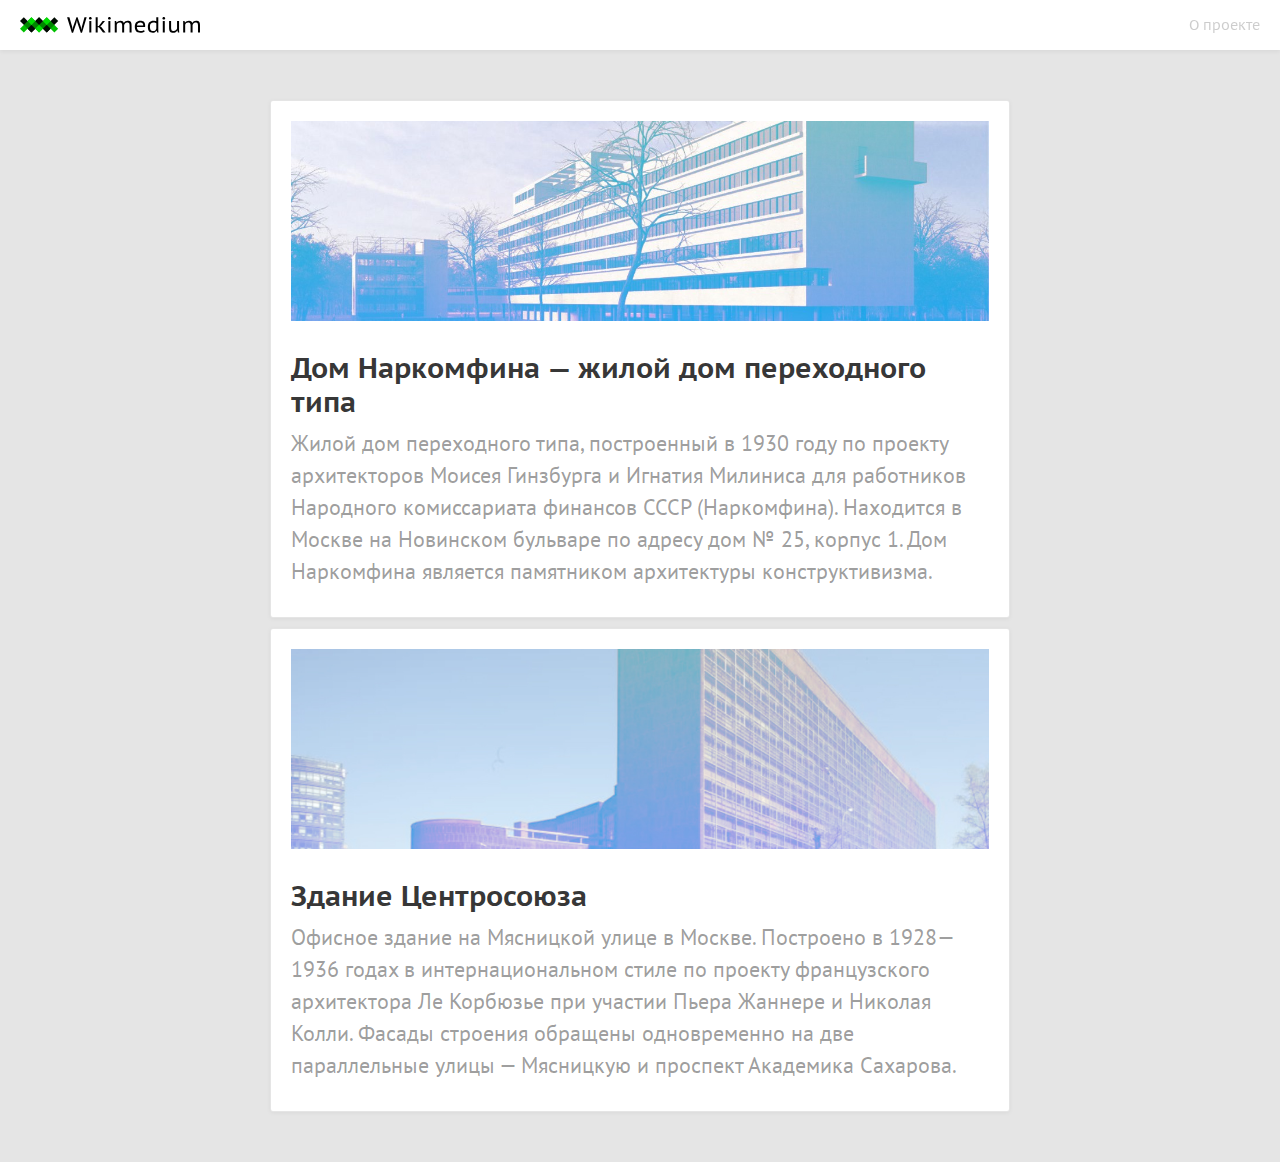
<file: posts.html>
<!DOCTYPE html>
<html lang="ru" dir="ltr">
  <head>
    <meta charset="utf-8">
    <meta name="viewport" content="width=device-width, initial-scale=1.0">
    <title>Wikimedium Posts</title>
    <link rel="stylesheet" href="stylesheets/style.css">
  </head>
  <body class="posts">

    <menu>
      <div>
        <a href="posts.html"></a>
        <a href="index.html">О проекте</a>
      </div>
    </menu>

    <section>
      <a class="postTeaser" href="narkomfin.html">
        <figure style="background-image: url('images/narkomfin.jpg');"></figure>
        <h2>Дом Наркомфина — жилой дом переходного типа</h2>
        <p>Жилой дом переходного типа, построенный в 1930 году по проекту архитекторов Моисея Гинзбурга и Игнатия Милиниса для работников Народного комиссариата финансов СССР (Наркомфина). Находится в Москве на Новинском бульваре по адресу дом № 25, корпус 1. Дом Наркомфина является памятником архитектуры конструктивизма.</p>
      </a>

      <a class="postTeaser" href="centrosouz.html">
        <figure style="background-image: url('images/centrosouz.jpg');"></figure>
        <h2>Здание Центросоюза</h2>
        <p>Офисное здание на Мясницкой улице в Москве. Построено в 1928—1936 годах в интернациональном стиле по проекту французского архитектора Ле Корбюзье при участии Пьера Жаннере и Николая Колли. Фасады строения обращены одновременно на две параллельные улицы — Мясницкую и проспект Академика Сахарова.</p>
      </a>


    </section>



  </body>
</html>
</file>
<file: stylesheets/style.css>
@import "reset.css";
@import url("https://fonts.googleapis.com/css2?family=PT+Sans+Caption:wght@400;700&family=PT+Sans:ital,wght@0,400;0,700;1,400;1,700&display=swap");
@import "basics.css";
@import "menubar.css";
@import "post.css";
@import "posts.css";
@import "sidebar.css";
@import "landing.css";
@import "footer.css";
</file>
